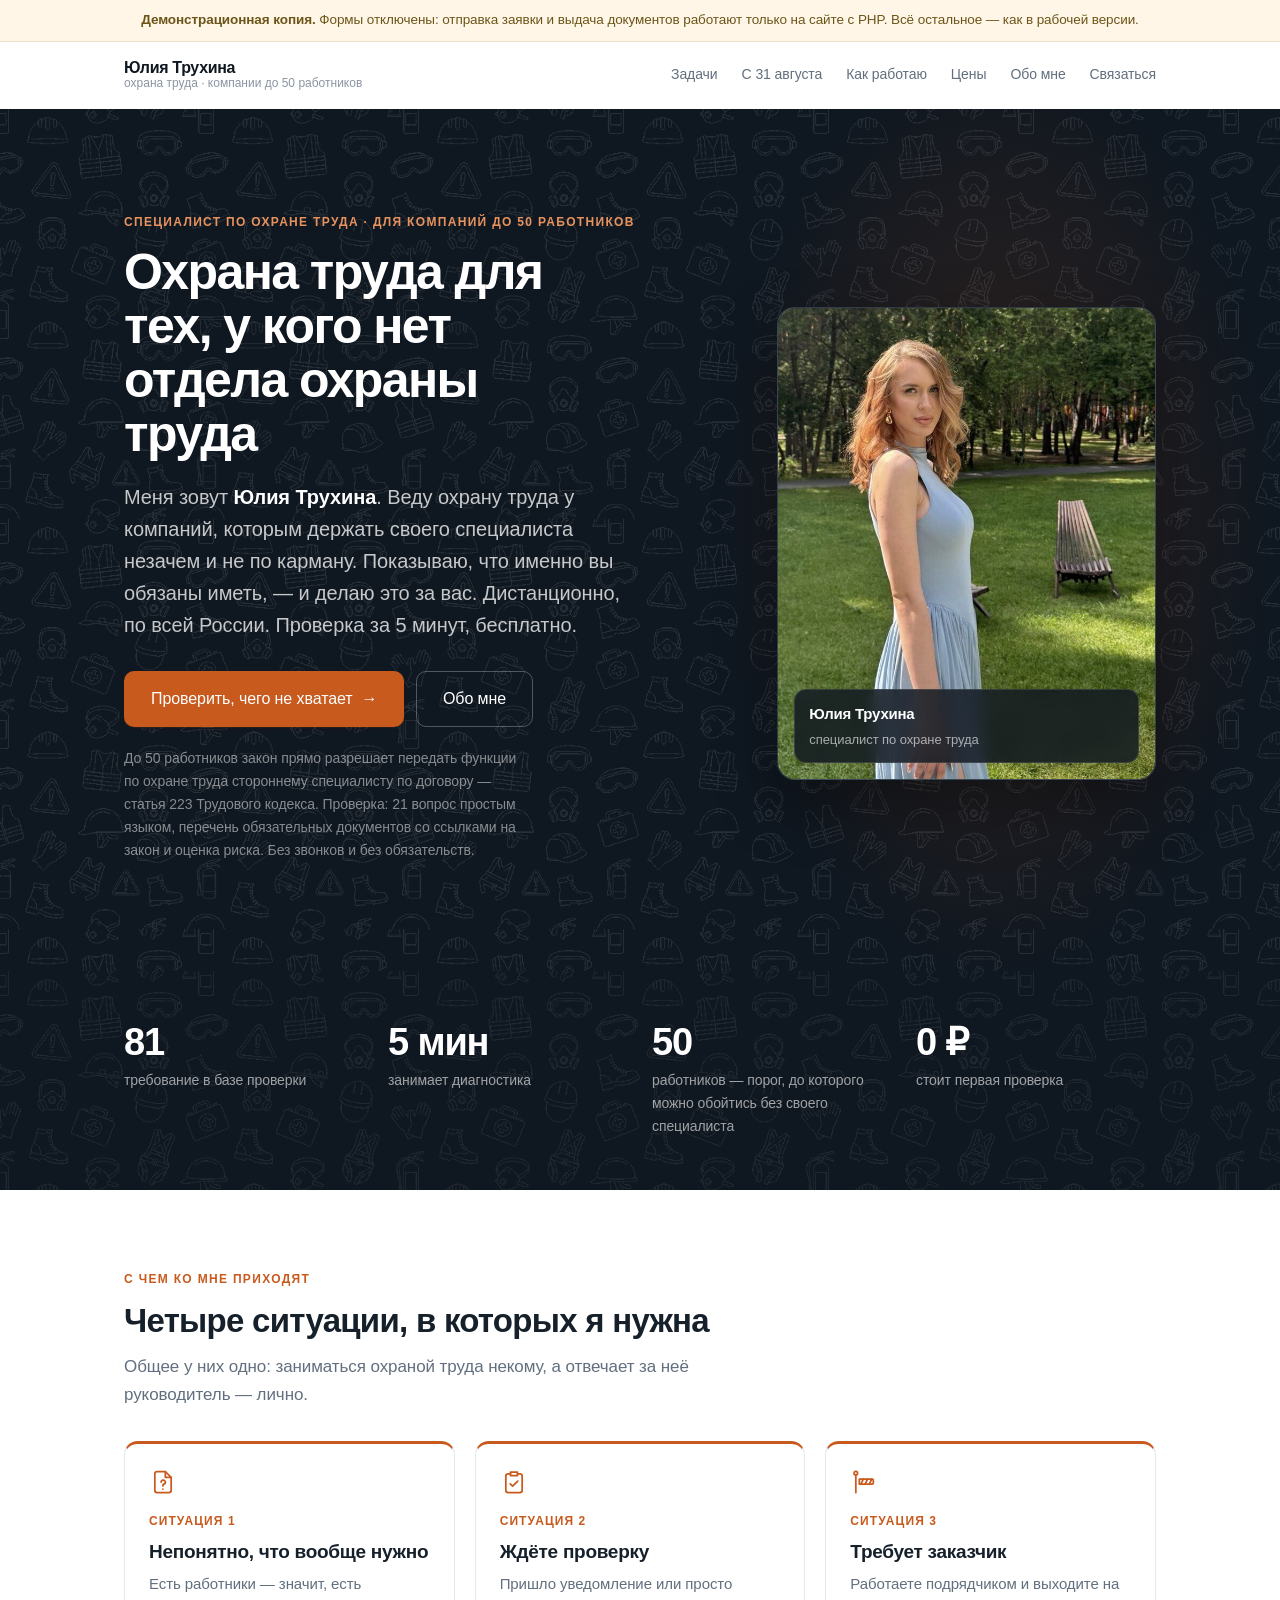
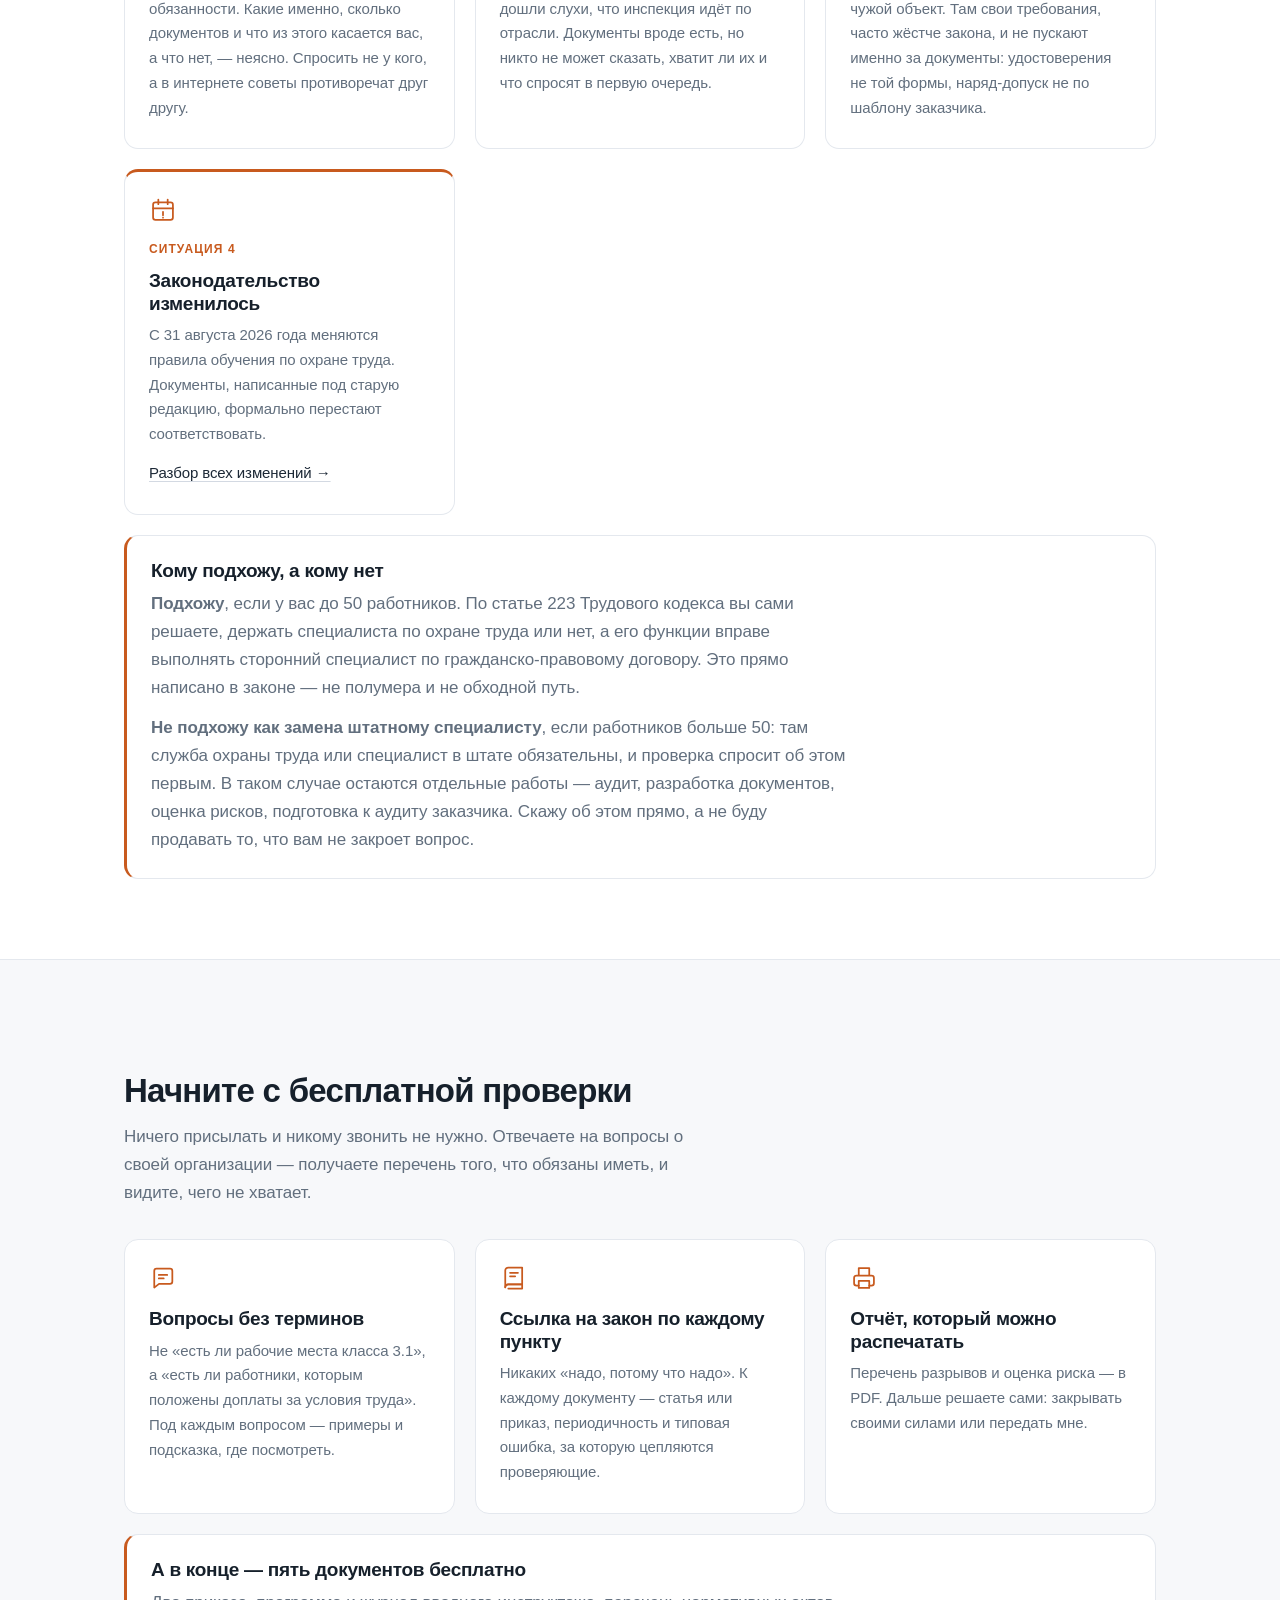
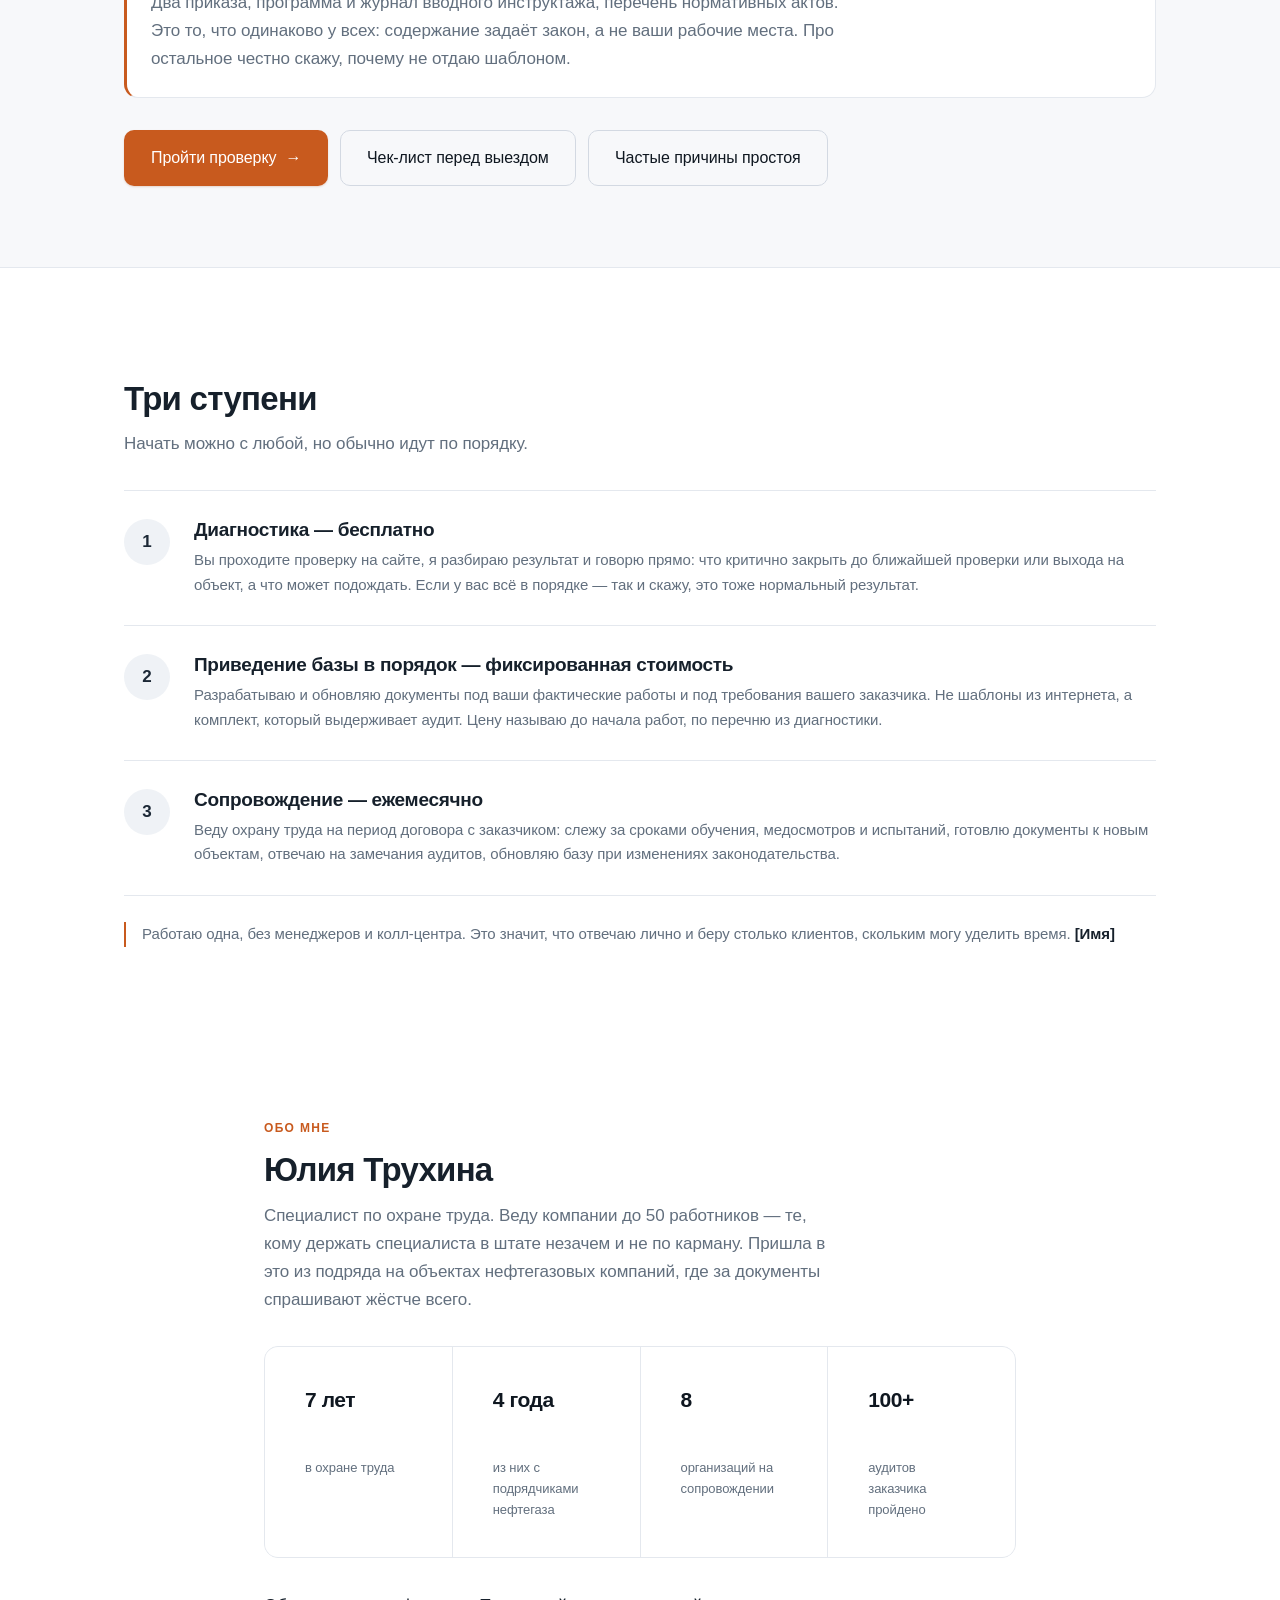
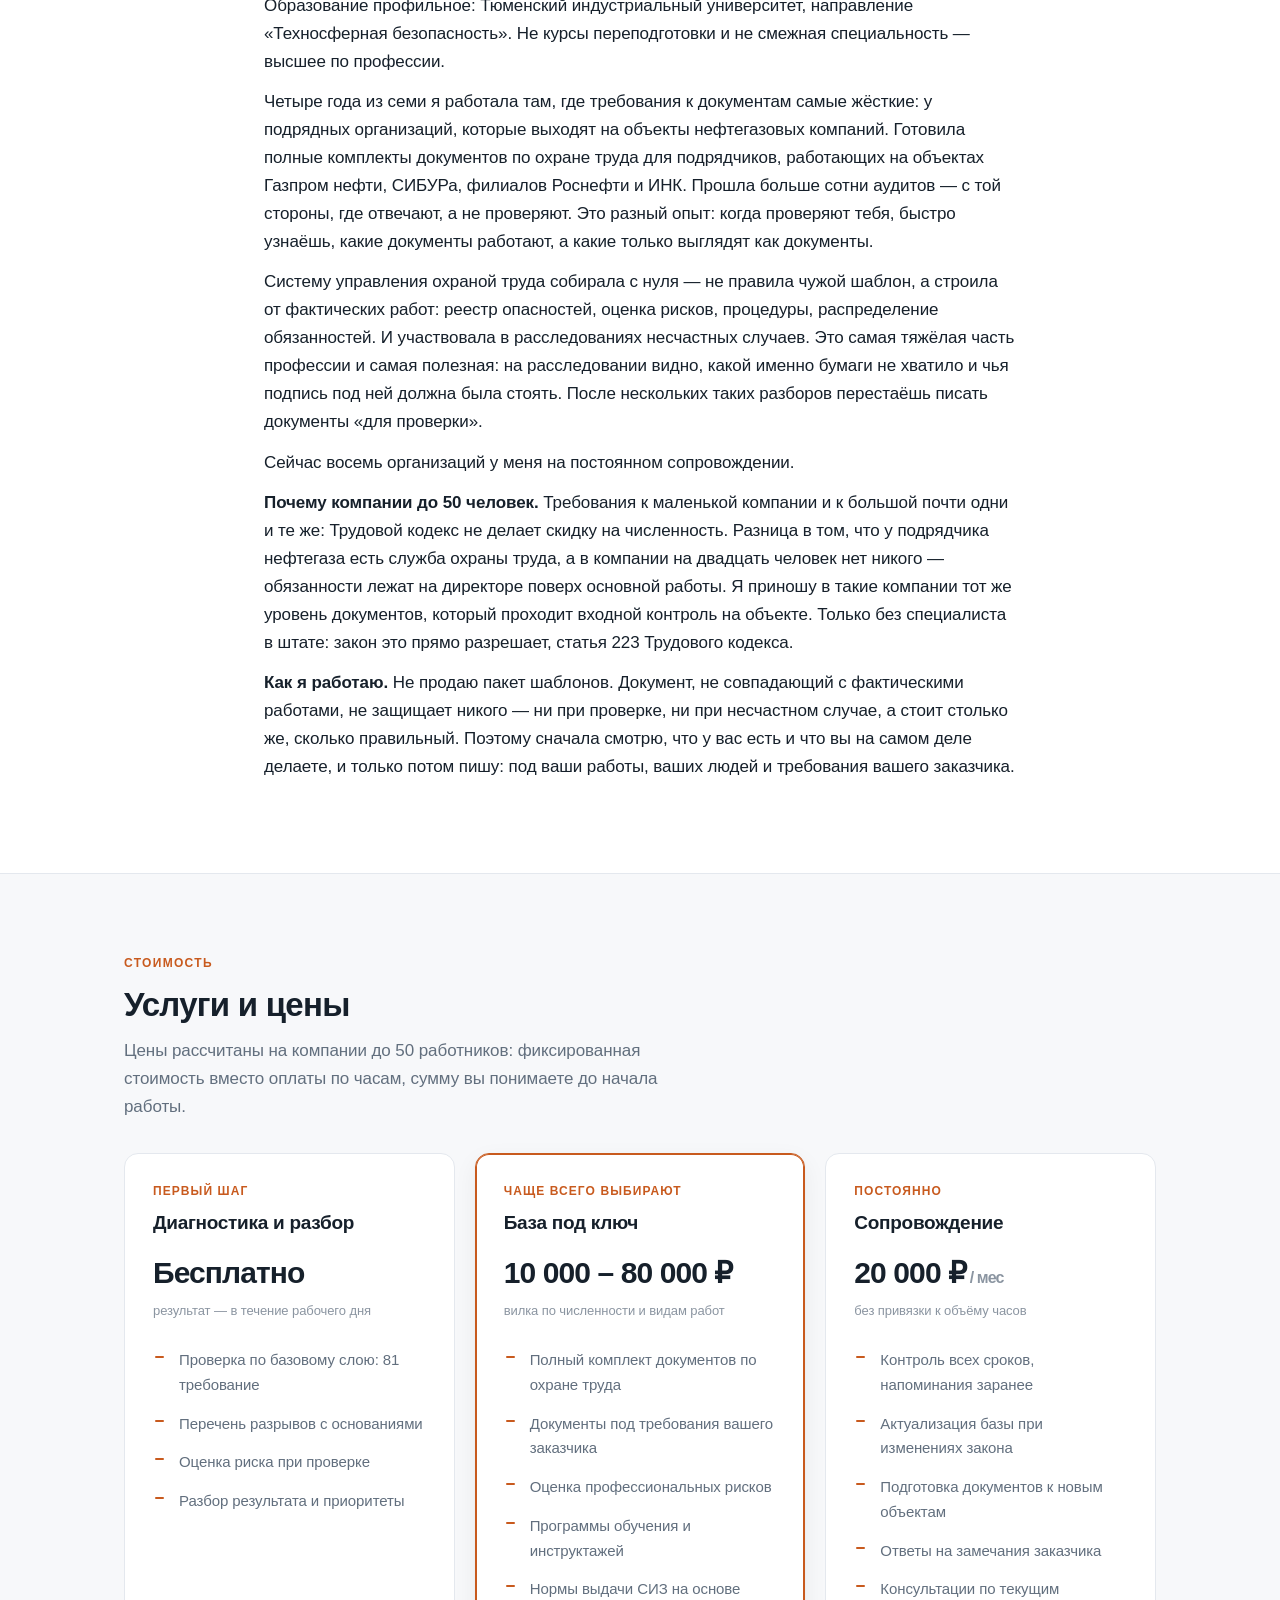
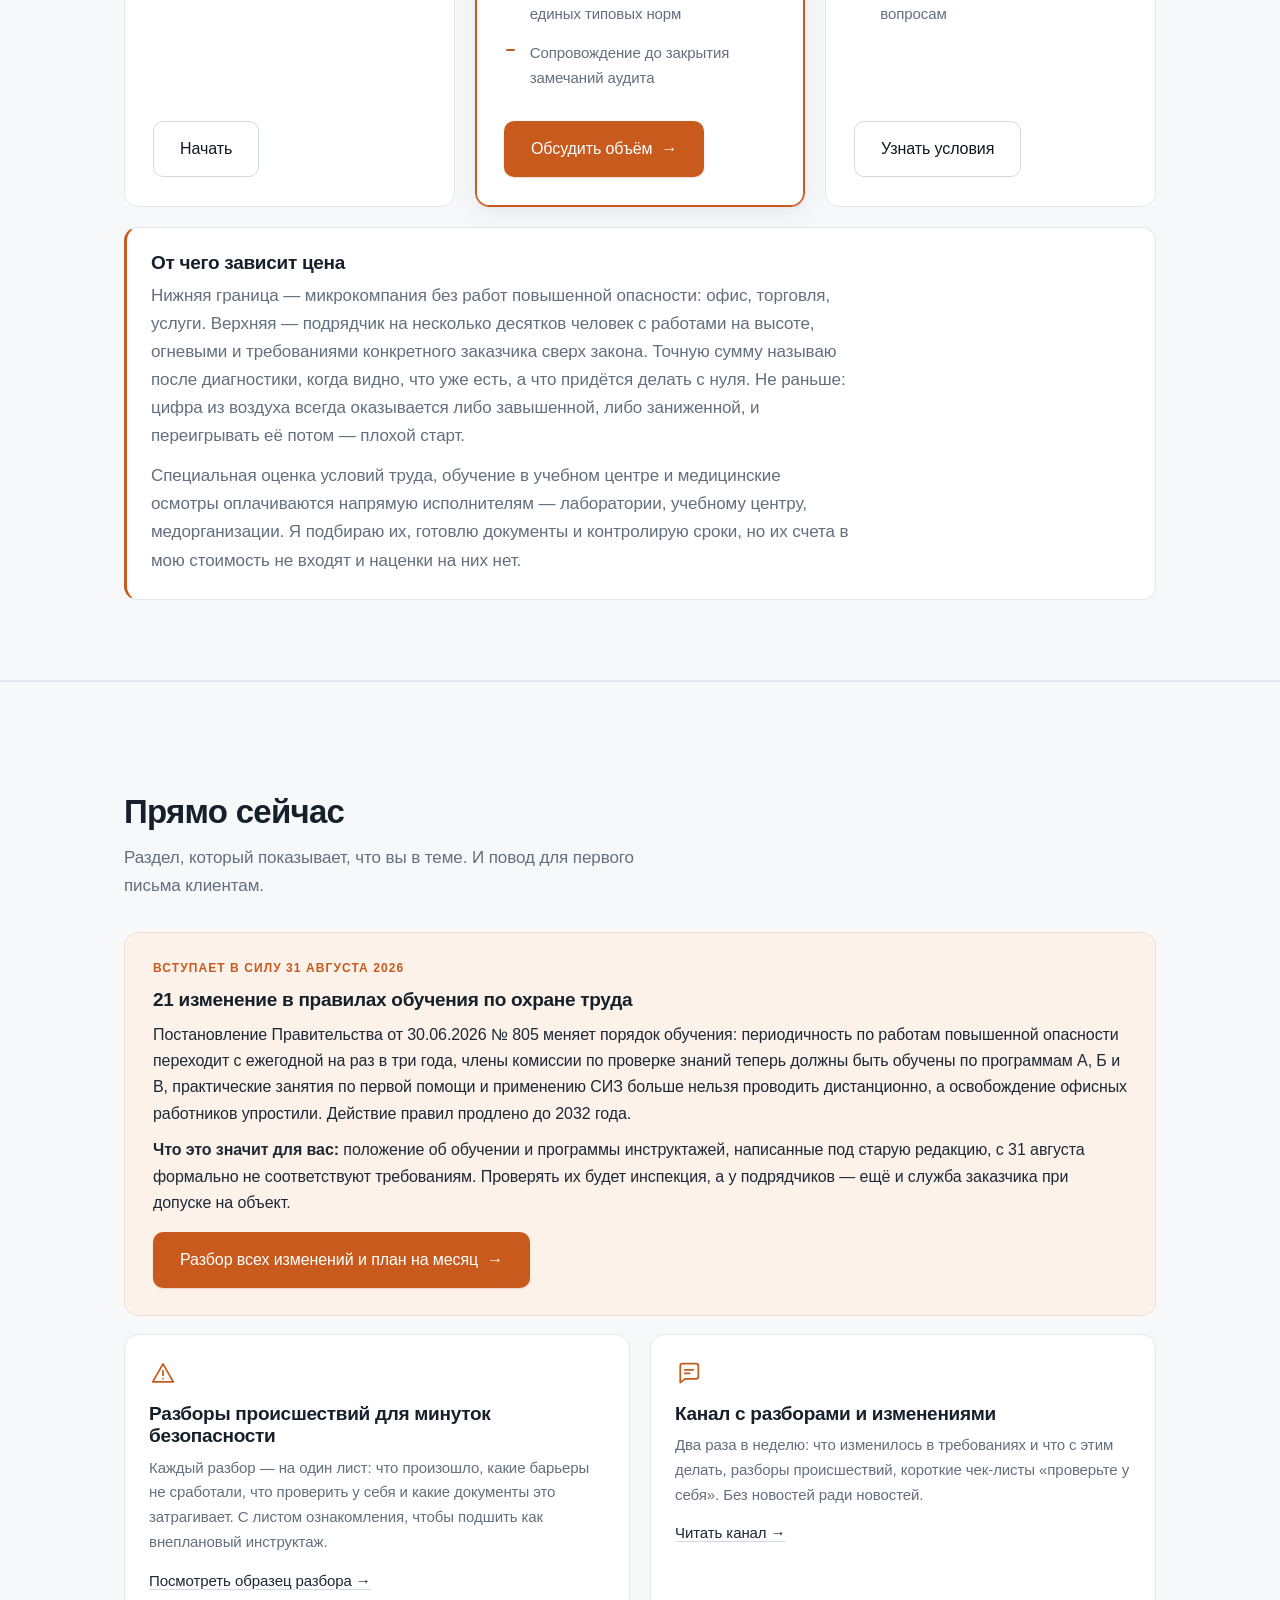
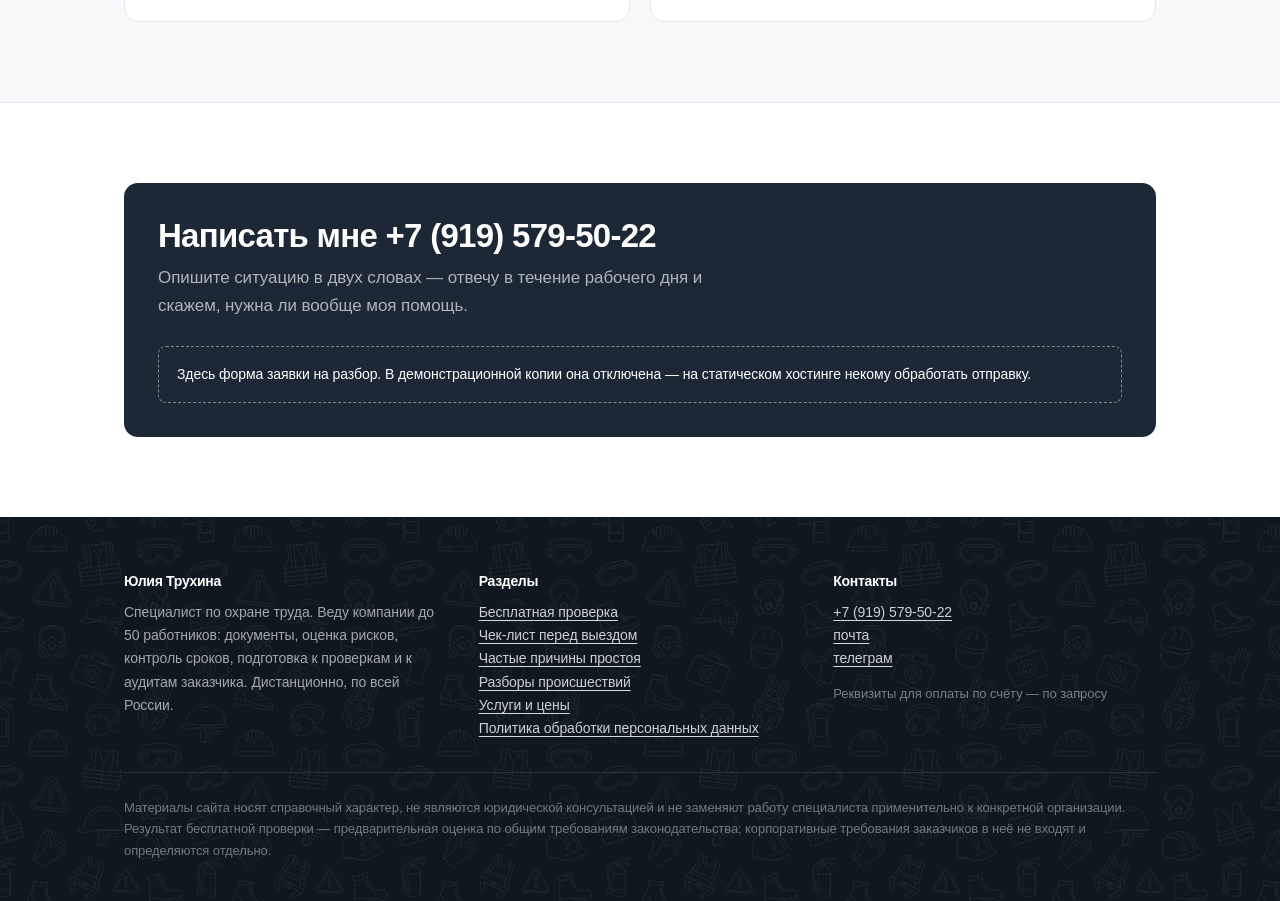
<file: index.html>
<!DOCTYPE html>
<html lang="ru">
<head>
<meta name="robots" content="noindex, nofollow">
<meta charset="utf-8">
<meta name="viewport" content="width=device-width, initial-scale=1">
<title>Охрана труда для тех, у кого нет отдела охраны труда — Юлия Трухина</title>
<meta name="description" content="Юлия Трухина, специалист по охране труда. Веду охрану труда у компаний до 50 работников: документы, сроки, подготовка к аудитам заказчика. Бесплатная проверка за 5 минут, дистанционно по всей России.">
<link rel="stylesheet" href="assets/site.css">
</head>
<body>
<div style="background:#fff6e8;border-bottom:1px solid #f0dfc6;color:#6b5518;font-size:13.5px;line-height:1.55;padding:10px 0;text-align:center"><div style="max-width:1080px;margin:0 auto;padding:0 24px"><b>Демонстрационная копия.</b> Формы отключены: отправка заявки и выдача документов работают только на сайте с PHP. Всё остальное — как в рабочей версии.</div></div>

<svg class="ic-sprite" aria-hidden="true" focusable="false">
  <symbol id="i-vopros" viewBox="0 0 24 24">
    <path d="M14 3H7a2 2 0 0 0-2 2v14a2 2 0 0 0 2 2h10a2 2 0 0 0 2-2V8z"/>
    <path d="M14 3v5h5"/>
    <path d="M10.4 12.1a1.8 1.8 0 1 1 2.4 1.7c-.6.2-.9.7-.9 1.3v.3"/>
    <path d="M11.9 18h.02"/>
  </symbol>
  <symbol id="i-proverka" viewBox="0 0 24 24">
    <path d="M9 3.5h6v3H9z"/>
    <path d="M15 5h2a2 2 0 0 1 2 2v12a2 2 0 0 1-2 2H7a2 2 0 0 1-2-2V7a2 2 0 0 1 2-2h2"/>
    <path d="M8.8 13.6l2 2 4.4-4.4"/>
  </symbol>
  <symbol id="i-kpp" viewBox="0 0 24 24">
    <path d="M5 21V7"/>
    <circle cx="5" cy="4.4" r="1.5"/>
    <path d="M8 9.5h11a1 1 0 0 1 1 1v2.4a1 1 0 0 1-1 1H8z"/>
    <path d="M11.4 9.5l-2 4.4M15 9.5l-2 4.4M18.6 9.5l-2 4.4"/>
  </symbol>
  <symbol id="i-kalendar" viewBox="0 0 24 24">
    <rect x="3.5" y="5.5" width="17" height="15" rx="2"/>
    <path d="M8 3v4M16 3v4M3.5 10.5h17"/>
    <path d="M12 13.5v3M12 18.6h.02"/>
  </symbol>
  <symbol id="i-dialog" viewBox="0 0 24 24">
    <path d="M20 15a2 2 0 0 1-2 2H8.6L4.5 20.2V6a2 2 0 0 1 2-2h11.5a2 2 0 0 1 2 2z"/>
    <path d="M8.4 9.4h7.2M8.4 12.4h4.2"/>
  </symbol>
  <symbol id="i-zakon" viewBox="0 0 24 24">
    <path d="M4.5 5.6A2.6 2.6 0 0 1 7.1 3H19v14.4H7.1a2.6 2.6 0 0 0-2.6 2.6z"/>
    <path d="M4.5 20a2.6 2.6 0 0 1 2.6-2.6H19V21H7.1"/>
    <path d="M8.6 7.6h6.8M8.6 10.6h4.4"/>
  </symbol>
  <symbol id="i-pechat" viewBox="0 0 24 24">
    <path d="M7.5 9.5V3.5h9v6"/>
    <path d="M7.5 18.5h-2a2 2 0 0 1-2-2v-4.6a2 2 0 0 1 2-2h13a2 2 0 0 1 2 2v4.6a2 2 0 0 1-2 2h-2"/>
    <path d="M7.5 14.5h9v6h-9z"/>
  </symbol>
  <symbol id="i-vnimanie" viewBox="0 0 24 24">
    <path d="M12 4.2 20.8 19.6H3.2z"/>
    <path d="M12 10v4M12 16.8h.02"/>
  </symbol>
</svg>

<a class="skip" href="#problem">К содержимому</a>

<header class="hdr">
  <div class="w">
    <a class="brand" href="#top">Юлия Трухина<span>охрана труда · компании до 50 работников</span></a>
    <nav class="nav">
      <a href="#problem">Задачи</a>
      <a href="izmeneniya-2026.html">С 31 августа</a>
      <a href="#how">Как работаю</a>
      <a href="#price">Цены</a>
      <a href="#expert">Обо мне</a>
      <a href="#zayavka">Связаться</a>
    </nav>
  </div>
</header>

<div class="hero" id="top">
  <div class="w">
    <div class="hero-split">
      <div>
        <span class="eyebrow" data-reveal>Специалист по охране труда · для компаний до 50 работников</span>
        <h1 data-reveal style="--d:60ms">Охрана труда для тех, у кого нет отдела охраны труда</h1>
        <p class="lead" data-reveal style="--d:120ms">Меня зовут <b style="color:#fff;font-weight:600">Юлия Трухина</b>.
          Веду охрану труда у компаний, которым держать своего специалиста незачем и не по карману.
          Показываю, что именно вы обязаны иметь, — и делаю это за вас.
          Дистанционно, по всей России. Проверка за 5 минут, бесплатно.</p>
        <div class="cta" data-reveal style="--d:180ms">
          <a class="btn btn-acc" href="diagnostika.html">Проверить, чего не хватает <span class="arw">→</span></a>
          <a class="btn btn-ghost" style="color:#fff;border-color:rgba(255,255,255,.28)" href="#expert">Обо мне</a>
        </div>
        <p class="fine" data-reveal style="--d:240ms">До 50 работников закон прямо разрешает передать
          функции по охране труда стороннему специалисту по договору — статья 223 Трудового кодекса.
          Проверка: 21 вопрос простым языком, перечень обязательных документов со ссылками на закон
          и оценка риска. Без звонков и без обязательств.</p>
      </div>
      <div data-reveal style="--d:140ms">
        <div class="portrait">
          <img src="assets/foto.jpg" width="704" height="880" fetchpriority="high"
               alt="Юлия Трухина, специалист по охране труда">
          <div class="badge">
            <div class="nm">Юлия Трухина</div>
            <div class="rl">специалист по охране труда</div>
          </div>
        </div>
      </div>
    </div>
  </div>
</div>

<section class="tight dark" style="padding-top:52px;padding-bottom:52px">
  <div class="w">
    <div class="figures">
      <div class="fig" data-reveal><div class="v" data-count="81" data-reveal>81</div>
        <div class="k">требование в базе проверки</div></div>
      <div class="fig" data-reveal style="--d:80ms"><div class="v" data-count="5" data-suffix=" мин" data-reveal>5 мин</div>
        <div class="k">занимает диагностика</div></div>
      <div class="fig" data-reveal style="--d:160ms"><div class="v" data-count="50" data-reveal>50</div>
        <div class="k">работников — порог, до которого можно обойтись без своего специалиста</div></div>
      <div class="fig" data-reveal style="--d:240ms"><div class="v">0 ₽</div>
        <div class="k">стоит первая проверка</div></div>
    </div>
  </div>
</section>

<section id="problem">
  <div class="w">
    <span class="eyebrow" data-reveal>С чем ко мне приходят</span>
    <h2 data-reveal>Четыре ситуации, в которых я нужна</h2>
    <p class="sub" data-reveal>Общее у них одно: заниматься охраной труда некому, а отвечает
      за неё руководитель — лично.</p>
    <div class="grid grid-3">
      <div class="card mark" data-reveal>
        <svg class="ic" aria-hidden="true"><use href="#i-vopros"/></svg>
        <span class="num">СИТУАЦИЯ 1</span>
        <h3>Непонятно, что вообще нужно</h3>
        <p>Есть работники — значит, есть обязанности. Какие именно, сколько документов
          и что из этого касается вас, а что нет, — неясно. Спросить не у кого,
          а в интернете советы противоречат друг другу.</p>
      </div>
      <div class="card mark" data-reveal style="--d:90ms">
        <svg class="ic" aria-hidden="true"><use href="#i-proverka"/></svg>
        <span class="num">СИТУАЦИЯ 2</span>
        <h3>Ждёте проверку</h3>
        <p>Пришло уведомление или просто дошли слухи, что инспекция идёт по отрасли.
          Документы вроде есть, но никто не может сказать, хватит ли их
          и что спросят в первую очередь.</p>
      </div>
      <div class="card mark" data-reveal style="--d:180ms">
        <svg class="ic" aria-hidden="true"><use href="#i-kpp"/></svg>
        <span class="num">СИТУАЦИЯ 3</span>
        <h3>Требует заказчик</h3>
        <p>Работаете подрядчиком и выходите на чужой объект. Там свои требования, часто
          жёстче закона, и не пускают именно за документы: удостоверения не той формы,
          наряд-допуск не по шаблону заказчика.</p>
      </div>
      <div class="card mark" data-reveal style="--d:270ms">
        <svg class="ic" aria-hidden="true"><use href="#i-kalendar"/></svg>
        <span class="num">СИТУАЦИЯ 4</span>
        <h3>Законодательство изменилось</h3>
        <p>С 31 августа 2026 года меняются правила обучения по охране труда. Документы,
          написанные под старую редакцию, формально перестают соответствовать.</p>
        <p style="margin-top:14px"><a href="izmeneniya-2026.html">Разбор всех изменений →</a></p>
      </div>
    </div>
    <div class="strip" data-reveal style="--d:340ms">
      <h3>Кому подхожу, а кому нет</h3>
      <p><b>Подхожу</b>, если у вас до 50 работников. По статье 223 Трудового кодекса вы сами
        решаете, держать специалиста по охране труда или нет, а его функции вправе выполнять
        сторонний специалист по гражданско-правовому договору. Это прямо написано в законе —
        не полумера и не обходной путь.</p>
      <p style="margin-top:12px"><b>Не подхожу как замена штатному специалисту</b>, если работников
        больше 50: там служба охраны труда или специалист в штате обязательны, и проверка
        спросит об этом первым. В таком случае остаются отдельные работы — аудит, разработка
        документов, оценка рисков, подготовка к аудиту заказчика. Скажу об этом прямо,
        а не буду продавать то, что вам не закроет вопрос.</p>
    </div>
  </div>
</section>

<section class="alt" id="check">
  <div class="w">
    <span class="eyebrow" data-reveal>Первый шаг</span>
    <h2 data-reveal>Начните с бесплатной проверки</h2>
    <p class="sub" data-reveal>Ничего присылать и никому звонить не нужно. Отвечаете на вопросы
      о своей организации — получаете перечень того, что обязаны иметь, и видите, чего не хватает.</p>
    <div class="grid grid-3">
      <div class="card" data-reveal>
        <svg class="ic" aria-hidden="true"><use href="#i-dialog"/></svg>
        <h3>Вопросы без терминов</h3>
        <p>Не «есть ли рабочие места класса 3.1», а «есть ли работники, которым положены доплаты
          за условия труда». Под каждым вопросом — примеры и подсказка, где посмотреть.</p>
      </div>
      <div class="card" data-reveal style="--d:90ms">
        <svg class="ic" aria-hidden="true"><use href="#i-zakon"/></svg>
        <h3>Ссылка на закон по каждому пункту</h3>
        <p>Никаких «надо, потому что надо». К каждому документу — статья или приказ, периодичность
          и типовая ошибка, за которую цепляются проверяющие.</p>
      </div>
      <div class="card" data-reveal style="--d:180ms">
        <svg class="ic" aria-hidden="true"><use href="#i-pechat"/></svg>
        <h3>Отчёт, который можно распечатать</h3>
        <p>Перечень разрывов и оценка риска — в PDF. Дальше решаете сами: закрывать своими силами
          или передать мне.</p>
      </div>
    </div>
    <div class="strip" data-reveal style="--d:270ms">
      <div>
        <h3>А в конце — пять документов бесплатно</h3>
        <p>Два приказа, программа и журнал вводного инструктажа, перечень нормативных актов.
          Это то, что одинаково у всех: содержание задаёт закон, а не ваши рабочие места.
          Про остальное честно скажу, почему не отдаю шаблоном.</p>
      </div>
    </div>
    <div style="margin-top:32px;display:flex;gap:12px;flex-wrap:wrap" data-reveal>
      <a class="btn btn-acc" href="diagnostika.html">Пройти проверку <span class="arw">→</span></a>
      <a class="btn btn-ghost" href="checklist_vyezd.html">Чек-лист перед выездом</a>
      <a class="btn btn-ghost" href="nedopusk.html">Частые причины простоя</a>
    </div>
  </div>
</section>

<section id="how">
  <div class="w">
    <span class="eyebrow" data-reveal>Порядок работы</span>
    <h2 data-reveal>Три ступени</h2>
    <p class="sub" data-reveal>Начать можно с любой, но обычно идут по порядку.</p>
    <div class="steps">
      <div class="step" data-reveal>
        <div class="n">1</div>
        <div>
          <h3>Диагностика — бесплатно</h3>
          <p>Вы проходите проверку на сайте, я разбираю результат и говорю прямо: что критично
            закрыть до ближайшей проверки или выхода на объект, а что может подождать.
            Если у вас всё в порядке — так и скажу, это тоже нормальный результат.</p>
        </div>
      </div>
      <div class="step" data-reveal style="--d:80ms">
        <div class="n">2</div>
        <div>
          <h3>Приведение базы в порядок — фиксированная стоимость</h3>
          <p>Разрабатываю и обновляю документы под ваши фактические работы и под требования
            вашего заказчика. Не шаблоны из интернета, а комплект, который выдерживает аудит.
            Цену называю до начала работ, по перечню из диагностики.</p>
        </div>
      </div>
      <div class="step" data-reveal style="--d:160ms">
        <div class="n">3</div>
        <div>
          <h3>Сопровождение — ежемесячно</h3>
          <p>Веду охрану труда на период договора с заказчиком: слежу за сроками обучения,
            медосмотров и испытаний, готовлю документы к новым объектам, отвечаю на замечания
            аудитов, обновляю базу при изменениях законодательства.</p>
        </div>
      </div>
      <p class="signature" data-reveal style="--d:220ms">
        Работаю одна, без менеджеров и колл-центра. Это значит, что отвечаю лично и беру
        столько клиентов, скольким могу уделить время. <b>[Имя]</b>
      </p>
    </div>
  </div>
</section>

<section id="expert">
  <div class="w-narrow">
    <span class="eyebrow" data-reveal>Обо мне</span>
    <h2 data-reveal>Юлия Трухина</h2>
    <p class="sub" data-reveal>Специалист по охране труда. Веду компании до 50 работников —
      те, кому держать специалиста в штате незачем и не по карману. Пришла в это из подряда
      на объектах нефтегазовых компаний, где за документы спрашивают жёстче всего.</p>

    <div class="facts" data-reveal>
      <div><div class="v" data-count="7" data-suffix=" лет" data-reveal>7 лет</div><div class="k">в охране труда</div></div>
      <div><div class="v" data-count="4" data-suffix=" года" data-reveal>4 года</div><div class="k">из них с подрядчиками нефтегаза</div></div>
      <div><div class="v" data-count="8" data-reveal>8</div><div class="k">организаций на сопровождении</div></div>
      <div><div class="v" data-count="100" data-suffix="+" data-reveal>100+</div><div class="k">аудитов заказчика пройдено</div></div>
    </div>

    <div style="margin-top:34px" data-reveal>
      <p>Образование профильное: Тюменский индустриальный университет, направление
        «Техносферная безопасность». Не курсы переподготовки и не смежная специальность —
        высшее по профессии.</p>

      <p>Четыре года из семи я работала там, где требования к документам самые жёсткие:
        у подрядных организаций, которые выходят на объекты нефтегазовых компаний. Готовила
        полные комплекты документов по охране труда для подрядчиков, работающих на объектах
        Газпром нефти, СИБУРа, филиалов Роснефти и ИНК. Прошла больше сотни аудитов —
        с той стороны, где отвечают, а не проверяют. Это разный опыт: когда проверяют тебя,
        быстро узнаёшь, какие документы работают, а какие только выглядят как документы.</p>

      <p>Систему управления охраной труда собирала с нуля — не правила чужой шаблон, а строила
        от фактических работ: реестр опасностей, оценка рисков, процедуры, распределение
        обязанностей. И участвовала в расследованиях несчастных случаев. Это самая тяжёлая часть
        профессии и самая полезная: на расследовании видно, какой именно бумаги не хватило
        и чья подпись под ней должна была стоять. После нескольких таких разборов перестаёшь
        писать документы «для проверки».</p>

      <p>Сейчас восемь организаций у меня на постоянном сопровождении.</p>

      <p><b>Почему компании до 50 человек.</b> Требования к маленькой компании и к большой
        почти одни и те же: Трудовой кодекс не делает скидку на численность. Разница в том,
        что у подрядчика нефтегаза есть служба охраны труда, а в компании на двадцать человек
        нет никого — обязанности лежат на директоре поверх основной работы. Я приношу в такие
        компании тот же уровень документов, который проходит входной контроль на объекте.
        Только без специалиста в штате: закон это прямо разрешает, статья 223 Трудового кодекса.</p>

      <p><b>Как я работаю.</b> Не продаю пакет шаблонов. Документ, не совпадающий с фактическими
        работами, не защищает никого — ни при проверке, ни при несчастном случае, а стоит столько же,
        сколько правильный. Поэтому сначала смотрю, что у вас есть и что вы на самом деле делаете,
        и только потом пишу: под ваши работы, ваших людей и требования вашего заказчика.</p>
    </div>
  </div>
</section>

<section class="alt" id="price">
  <div class="w">
    <span class="eyebrow" data-reveal>Стоимость</span>
    <h2 data-reveal>Услуги и цены</h2>
    <p class="sub" data-reveal>Цены рассчитаны на компании до 50 работников: фиксированная
      стоимость вместо оплаты по часам, сумму вы понимаете до начала работы.</p>
    <div class="plans">
      <div class="plan" data-reveal>
        <div class="tag">Первый шаг</div>
        <h3>Диагностика и разбор</h3>
        <div class="price">Бесплатно</div>
        <div class="per">результат — в течение рабочего дня</div>
        <ul>
          <li>Проверка по базовому слою: 81 требование</li>
          <li>Перечень разрывов с основаниями</li>
          <li>Оценка риска при проверке</li>
          <li>Разбор результата и приоритеты</li>
        </ul>
        <div class="go"><a class="btn btn-ghost" href="diagnostika.html">Начать</a></div>
      </div>
      <div class="plan best" data-reveal style="--d:90ms">
        <div class="tag">Чаще всего выбирают</div>
        <h3>База под ключ</h3>
        <div class="price">10 000 – 80 000 ₽</div>
        <div class="per">вилка по численности и видам работ</div>
        <ul>
          <li>Полный комплект документов по охране труда</li>
          <li>Документы под требования вашего заказчика</li>
          <li>Оценка профессиональных рисков</li>
          <li>Программы обучения и инструктажей</li>
          <li>Нормы выдачи СИЗ на основе единых типовых норм</li>
          <li>Сопровождение до закрытия замечаний аудита</li>
        </ul>
        <div class="go"><a class="btn btn-acc" href="#zayavka">Обсудить объём <span class="arw">→</span></a></div>
      </div>
      <div class="plan" data-reveal style="--d:180ms">
        <div class="tag">Постоянно</div>
        <h3>Сопровождение</h3>
        <div class="price">20 000 ₽<span style="font-size:16px;color:var(--muted-2)"> / мес</span></div>
        <div class="per">без привязки к объёму часов</div>
        <ul>
          <li>Контроль всех сроков, напоминания заранее</li>
          <li>Актуализация базы при изменениях закона</li>
          <li>Подготовка документов к новым объектам</li>
          <li>Ответы на замечания заказчика</li>
          <li>Консультации по текущим вопросам</li>
        </ul>
        <div class="go"><a class="btn btn-ghost" href="#zayavka">Узнать условия</a></div>
      </div>
    </div>

    <div class="strip" data-reveal>
      <h3>От чего зависит цена</h3>
      <p>Нижняя граница — микрокомпания без работ повышенной опасности: офис, торговля, услуги.
        Верхняя — подрядчик на несколько десятков человек с работами на высоте, огневыми
        и требованиями конкретного заказчика сверх закона. Точную сумму называю после диагностики,
        когда видно, что уже есть, а что придётся делать с нуля. Не раньше: цифра из воздуха
        всегда оказывается либо завышенной, либо заниженной, и переигрывать её потом — плохой старт.</p>
      <p style="margin-top:12px">Специальная оценка условий труда, обучение в учебном центре
        и медицинские осмотры оплачиваются напрямую исполнителям — лаборатории, учебному центру,
        медорганизации. Я подбираю их, готовлю документы и контролирую сроки, но их счета
        в мою стоимость не входят и наценки на них нет.</p>
    </div>
  </div>
</section>


<section class="alt" id="news">
  <div class="w">
    <span class="eyebrow" data-reveal>Что меняется</span>
    <h2 data-reveal>Прямо сейчас</h2>
    <p class="sub" data-reveal>Раздел, который показывает, что вы в теме. И повод для первого письма клиентам.</p>

    <div class="callout" data-reveal>
      <div class="when">Вступает в силу 31 августа 2026</div>
      <h3 style="margin-bottom:10px">21 изменение в правилах обучения по охране труда</h3>
      <p>Постановление Правительства от 30.06.2026 № 805 меняет порядок обучения: периодичность
        по работам повышенной опасности переходит с ежегодной на раз в три года, члены комиссии
        по проверке знаний теперь должны быть обучены по программам А, Б и В, практические занятия
        по первой помощи и применению СИЗ больше нельзя проводить дистанционно, а освобождение
        офисных работников упростили. Действие правил продлено до 2032 года.</p>
      <p><b>Что это значит для вас:</b> положение об обучении и программы инструктажей, написанные под старую редакцию, с 31 августа формально не соответствуют требованиям. Проверять их будет инспекция, а у подрядчиков — ещё и служба заказчика при допуске на объект.</p>
      <p style="margin-top:16px"><a class="btn btn-acc" href="izmeneniya-2026.html">Разбор всех изменений и план на месяц <span class="arw">→</span></a></p>
    </div>

    <div class="grid grid-2" style="margin-top:18px">
      <div class="card" data-reveal>
        <svg class="ic" aria-hidden="true"><use href="#i-vnimanie"/></svg>
        <h3>Разборы происшествий для минуток безопасности</h3>
        <p>Каждый разбор — на один лист: что произошло, какие барьеры не сработали, что проверить
          у себя и какие документы это затрагивает. С листом ознакомления, чтобы подшить
          как внеплановый инструктаж.</p>
        <p style="margin-top:14px"><a href="razbor_proisshestviya.html">Посмотреть образец разбора →</a></p>
      </div>
      <div class="card" data-reveal style="--d:90ms">
        <svg class="ic" aria-hidden="true"><use href="#i-dialog"/></svg>
        <h3>Канал с разборами и изменениями</h3>
        <p>Два раза в неделю: что изменилось в требованиях и что с этим делать, разборы
          происшествий, короткие чек-листы «проверьте у себя». Без новостей ради новостей.</p>
        <!-- Заполнить: подставить адрес канала в href, иначе ссылка ведёт в никуда -->
        <p style="margin-top:14px"><a href="#">Читать канал →</a></p>
      </div>
    </div>
  </div>
</section>

<section id="zayavka">
  <div class="w">
    <div class="form" data-reveal>
      <h2>Написать мне  +7 (919) 579-50-22 </h2>
      <p class="sub">Опишите ситуацию в двух словах — отвечу в течение рабочего дня и скажем,
        нужна ли вообще моя помощь.</p>
      <div style="border:1px dashed rgba(255,255,255,.45);border-radius:8px;padding:16px 18px;font-size:14px;line-height:1.6">Здесь форма заявки на разбор. В демонстрационной копии она отключена — на статическом хостинге некому обработать отправку.</div>
    </div>

  </div>
</section>

<footer>
  <div class="w">
    <div class="cols">
      <div>
        <h4>Юлия Трухина</h4>
        Специалист по охране труда. Веду компании до 50 работников: документы, оценка рисков,
        контроль сроков, подготовка к проверкам и к аудитам заказчика.
        Дистанционно, по всей России.
      </div>
      <div>
        <h4>Разделы</h4>
        <a href="diagnostika.html">Бесплатная проверка</a><br>
        <a href="checklist_vyezd.html">Чек-лист перед выездом</a><br>
        <a href="nedopusk.html">Частые причины простоя</a><br>
        <a href="razbor_proisshestviya.html">Разборы происшествий</a><br>
        <a href="#price">Услуги и цены</a><br>
        <a href="politika.html">Политика обработки персональных данных</a>
      </div>
      <div>
        <h4>Контакты</h4>
        <!-- Заполнить: телефон, почта, мессенджер. Ниже — форма и реквизиты
             (самозанятость, ИП или ООО): без них подрядчик не проведёт оплату
             через бухгалтерию, а это отсеивает как раз платящих клиентов. -->
        <a href="tel:">+7 (919) 579-50-22</a><br>
        <a href="mailto:">почта</a><br>
        <a href="https://t.me/">телеграм</a>
        <div style="margin-top:12px;font-size:var(--fs-2);color:rgba(255,255,255,.45)">
          Реквизиты для оплаты по счёту — по запросу
        </div>
      </div>
    </div>
    <div class="fine">
      Материалы сайта носят справочный характер, не являются юридической консультацией и не заменяют
      работу специалиста применительно к конкретной организации. Результат бесплатной проверки —
      предварительная оценка по общим требованиям законодательства; корпоративные требования
      заказчиков в неё не входят и определяются отдельно.
    </div>
  </div>
</footer>

<script src="assets/site.js"></script>
<script>
document.getElementById('ts').value = Math.floor(Date.now() / 1000);

async function sendForm(e){
  e.preventDefault();
  const form = document.getElementById('zform');
  const btn  = document.getElementById('zbtn');
  const m    = document.getElementById('fmsg');
  m.style.display = 'block';
  m.textContent = 'Отправляем…';
  btn.disabled = true;

  try {
    const r = await Promise.reject(new Error('демонстрационная копия: отправка отключена'));
    let d;
    try { d = await r.json(); }
    catch(err){
      m.textContent = 'Сервер ответил не так, как ожидалось. Похоже, страница открыта как файл, '
        + 'без веб-сервера — тогда PHP не работает. Откройте сайт через локальный сервер.';
      btn.disabled = false;
      return false;
    }
    m.textContent = '';
    const b = document.createElement('b');
    b.textContent = d.ok ? 'Готово. ' : 'Не отправлено. ';
    m.appendChild(b);
    m.appendChild(document.createTextNode(d.msg || ''));
    if (d.ok) { form.reset(); document.getElementById('ts').value = Math.floor(Date.now()/1000); }
  } catch(err){
    m.textContent = 'Не удалось связаться с сервером. Проверьте, запущен ли веб-сервер.';
  }
  btn.disabled = false;
  return false;
}
</script>
</body>
</html>
</file>
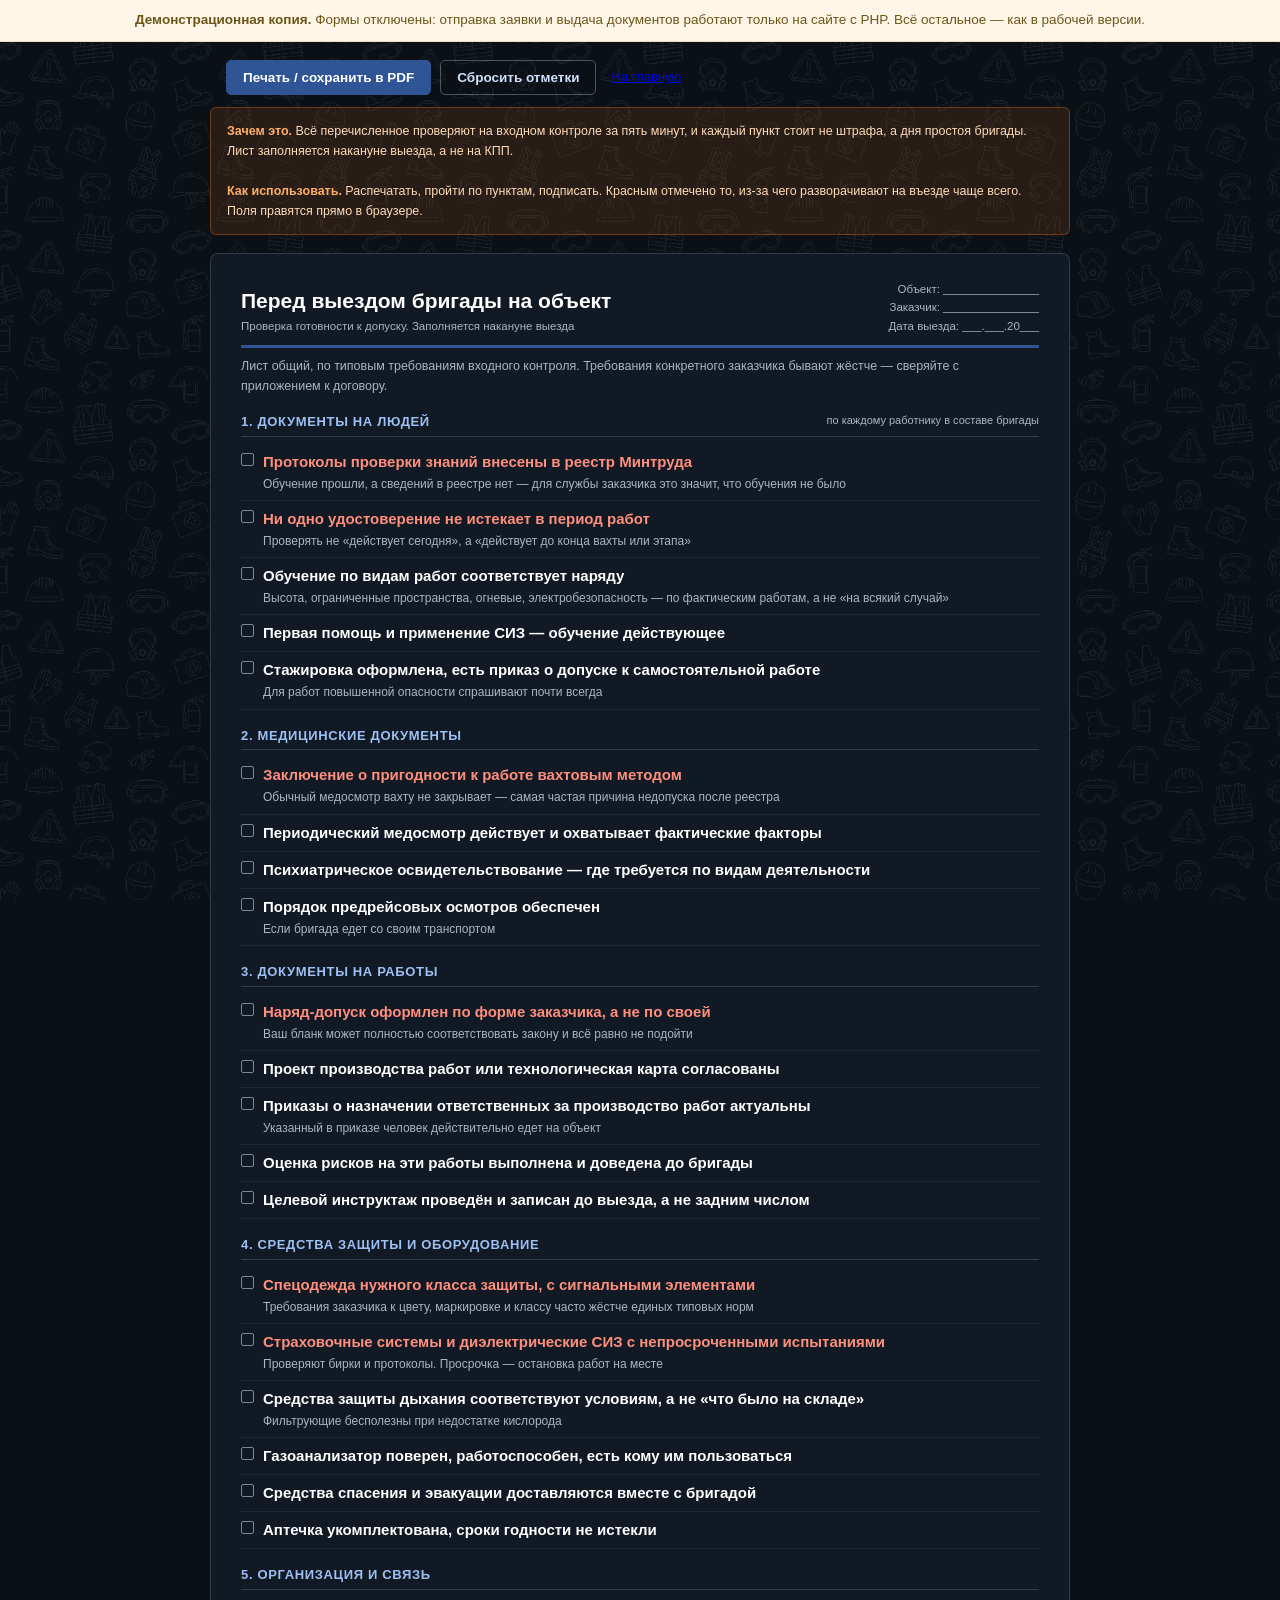
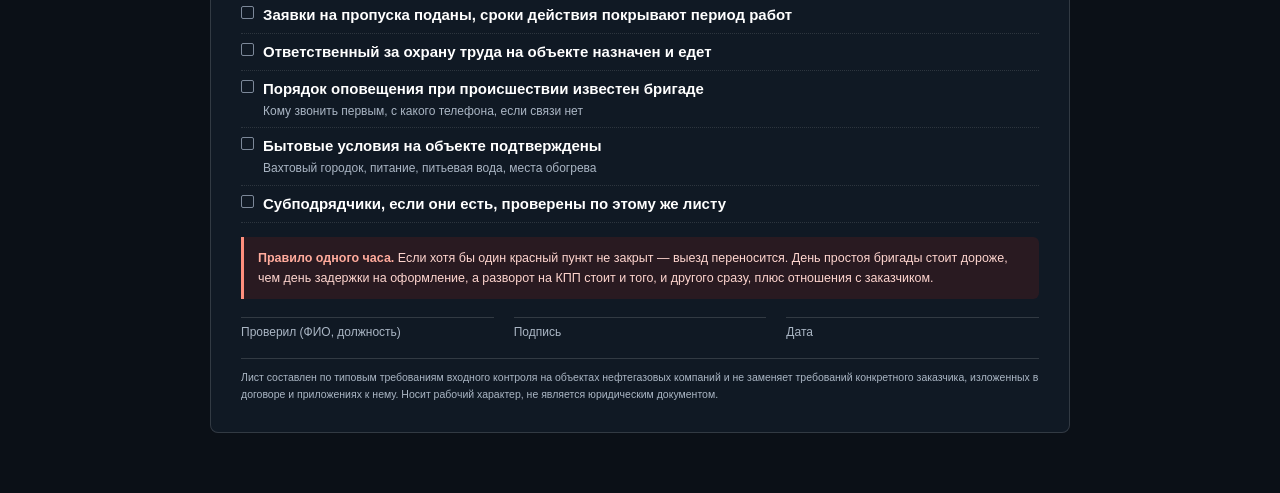
<file: checklist_vyezd.html>
<!DOCTYPE html>
<html lang="ru">
<head>
<meta name="robots" content="noindex, nofollow">
<meta charset="utf-8">
<meta name="viewport" content="width=device-width, initial-scale=1">
<title>Чек-лист перед выездом бригады на объект</title>
<style>
/* Страница живёт в двух видах: тёмная на экране и белая на бумаге.
   Поэтому цвета заданы дважды — второй раз в блоке @media print.
   Экранные значения светлые: на тёмной подложке тёмно-синий заголовок
   и светло-розовая плашка примечания были почти не видны. */
:root{
  --navy:#1f3864;          /* для печати */
  --blue:#2f5597;
  --head:#9dc0f2;          /* заголовки на тёмном */
  --line:rgba(255,255,255,.14);
  --muted:#aab6c4;
  --red:#ff8f7d;
  --bg:#0b1017;
  --card:rgba(18,27,38,.92);
}
*{box-sizing:border-box}

body{margin:0;font-family:'Plus Jakarta Sans',-apple-system,BlinkMacSystemFont,'Segoe UI',Arial,sans-serif;
  color:#fff;background:var(--bg);font-size:15px;line-height:1.6;position:relative;min-height:100vh}
/* фактура — та же, что на сайте. z-index:-1 уводит её под содержимое,
   при печати выключается вместе с тёмным фоном */
body::before{content:'';position:fixed;inset:0;z-index:-1;
  background:url(assets/pattern.png) repeat;background-size:760px 760px;
  opacity:.07;pointer-events:none}

.bar{max-width:860px;margin:0 auto;padding:18px 16px 0;display:flex;gap:9px;flex-wrap:wrap}
button{font-family:inherit;font-size:13.5px;padding:9px 16px;border-radius:5px;cursor:pointer;
  border:1px solid var(--blue);background:var(--blue);color:#fff;font-weight:600}
button.sec{background:transparent;color:#cfe0fb;border-color:rgba(255,255,255,.28)}
button:hover{opacity:.9}
button:focus-visible{outline:2px solid #9dc0f2;outline-offset:2px}

.tip{max-width:860px;margin:12px auto 0;padding:13px 16px;
  background:rgba(249,115,22,.12);border:1px solid rgba(249,115,22,.35);
  border-radius:6px;font-size:12.5px;color:#ffdcb8}
.tip b{color:#ffb066}

.page{max-width:860px;margin:18px auto 60px;background:var(--card);backdrop-filter:blur(14px);
  border:1px solid var(--line);padding:26px 30px 30px;border-radius:8px}

.hd{border-bottom:3px solid #2f5597;padding-bottom:10px;margin-bottom:6px;
  display:flex;justify-content:space-between;align-items:flex-end;gap:16px}
.hd .t{font-size:21px;font-weight:700;color:#fff;line-height:1.2}
.hd .s{font-size:11.5px;color:var(--muted);margin-top:4px}
.hd .meta{font-size:11.5px;color:var(--muted);text-align:right;white-space:nowrap}

.lead{font-size:12.5px;color:var(--muted);margin:8px 0 14px}

h2{font-size:13px;text-transform:uppercase;letter-spacing:.05em;color:var(--head);
  margin:16px 0 7px;padding-bottom:3px;border-bottom:1px solid var(--line)}
h2 span{float:right;text-transform:none;letter-spacing:0;font-weight:400;color:var(--muted);font-size:11px}

.row{display:flex;gap:9px;padding:6px 0;border-bottom:1px dotted rgba(255,255,255,.12);align-items:flex-start}
.row:last-child{border-bottom:none}
.box{flex:0 0 13px;height:13px;border:1.5px solid #7c8899;margin-top:3px;border-radius:2px}
.row .b{flex:1}
.row .n{font-weight:600}
.row .w{display:block;font-size:12px;color:var(--muted);margin-top:1px}
.row.stop .n{color:var(--red)}

.note{background:rgba(176,36,24,.16);border-left:3px solid var(--red);border-radius:0 6px 6px 0;
  padding:11px 14px;font-size:12.5px;color:#ffd6cf;margin:14px 0 0}
.note b{color:#ffab9c}

.sign{display:flex;gap:20px;margin-top:18px;font-size:12px;color:var(--muted)}
.sign div{flex:1;border-top:1px solid var(--line);padding-top:5px}
.ft{margin-top:16px;padding-top:10px;border-top:1px solid var(--line);font-size:10.5px;color:var(--muted)}

/* поля для заполнения: подсветка светлая, поэтому и текст в ней тёмный,
   иначе на экране получается белое по белому */
[contenteditable]:hover{background:rgba(255,255,255,.07);border-radius:3px}
[contenteditable]:focus{background:rgba(255,255,255,.1);outline:none;
  box-shadow:inset 0 0 0 1px #7aa5e8;border-radius:3px}

@media print{
  @page{size:A4;margin:11mm}
  /* на бумаге всё наоборот: белый лист и тёмный текст */
  body{background:#fff;color:#111;font-size:10pt;line-height:1.35}
  body::before{display:none}
  .bar,.tip,.noprint{display:none!important}
  .page{margin:0;border:none;box-shadow:none;padding:0;max-width:none;
    background:#fff;backdrop-filter:none;border-radius:0}
  .hd{border-bottom-color:var(--navy)}
  .hd .t{font-size:15pt;color:var(--navy)}
  .hd .s,.hd .meta,.lead,.row .w,.sign,.ft,h2 span{color:#4a5563}
  h2{margin:9px 0 4px;font-size:10pt;color:var(--navy);border-bottom-color:#c9d3e6}
  .row{border-bottom-color:#e2e7f0}
  .box{border-color:#5a6472}
  .sign div,.ft{border-top-color:#c9d3e6}
  .note{background:#fdeeec;color:#5a2018;border-left-color:#b02418}
  .note b{color:#b02418}
  .row.stop .n{color:#b02418}
  [contenteditable]:hover,[contenteditable]:focus{background:transparent;box-shadow:none}
}
</style>
</head>
<body>
<div style="background:#fff6e8;border-bottom:1px solid #f0dfc6;color:#6b5518;font-size:13.5px;line-height:1.55;padding:10px 0;text-align:center"><div style="max-width:1080px;margin:0 auto;padding:0 24px"><b>Демонстрационная копия.</b> Формы отключены: отправка заявки и выдача документов работают только на сайте с PHP. Всё остальное — как в рабочей версии.</div></div>

<div class="bar noprint">
  <button onclick="window.print()">Печать / сохранить в PDF</button>
  <button class="sec" onclick="location.reload()">Сбросить отметки</button>
  <a href="index.html" style="align-self:center;font-size:13px;margin-left:6px">На главную</a>
</div>

<div class="tip noprint">
  <b>Зачем это.</b> Всё перечисленное проверяют на входном контроле за пять минут, и каждый пункт
  стоит не штрафа, а дня простоя бригады. Лист заполняется накануне выезда, а не на КПП.
  <br><br>
  <b>Как использовать.</b> Распечатать, пройти по пунктам, подписать. Красным отмечено то,
  из-за чего разворачивают на въезде чаще всего. Поля правятся прямо в браузере.
</div>

<div class="page">

  <div class="hd">
    <div>
      <div class="t">Перед выездом бригады на объект</div>
      <div class="s">Проверка готовности к допуску. Заполняется накануне выезда</div>
    </div>
    <div class="meta">
      Объект: <span contenteditable>_______________</span><br>
      Заказчик: <span contenteditable>_______________</span><br>
      Дата выезда: <span contenteditable>___.___.20___</span>
    </div>
  </div>

  <p class="lead">Лист общий, по типовым требованиям входного контроля. Требования конкретного
  заказчика бывают жёстче — сверяйте с приложением к договору.</p>

  <h2>1. Документы на людей <span>по каждому работнику в составе бригады</span></h2>
  <div class="row stop"><div class="box"></div><div class="b">
    <span class="n">Протоколы проверки знаний внесены в реестр Минтруда</span>
    <span class="w">Обучение прошли, а сведений в реестре нет — для службы заказчика это значит, что обучения не было</span></div></div>
  <div class="row stop"><div class="box"></div><div class="b">
    <span class="n">Ни одно удостоверение не истекает в период работ</span>
    <span class="w">Проверять не «действует сегодня», а «действует до конца вахты или этапа»</span></div></div>
  <div class="row"><div class="box"></div><div class="b">
    <span class="n">Обучение по видам работ соответствует наряду</span>
    <span class="w">Высота, ограниченные пространства, огневые, электробезопасность — по фактическим работам, а не «на всякий случай»</span></div></div>
  <div class="row"><div class="box"></div><div class="b">
    <span class="n">Первая помощь и применение СИЗ — обучение действующее</span></div></div>
  <div class="row"><div class="box"></div><div class="b">
    <span class="n">Стажировка оформлена, есть приказ о допуске к самостоятельной работе</span>
    <span class="w">Для работ повышенной опасности спрашивают почти всегда</span></div></div>

  <h2>2. Медицинские документы</h2>
  <div class="row stop"><div class="box"></div><div class="b">
    <span class="n">Заключение о пригодности к работе вахтовым методом</span>
    <span class="w">Обычный медосмотр вахту не закрывает — самая частая причина недопуска после реестра</span></div></div>
  <div class="row"><div class="box"></div><div class="b">
    <span class="n">Периодический медосмотр действует и охватывает фактические факторы</span></div></div>
  <div class="row"><div class="box"></div><div class="b">
    <span class="n">Психиатрическое освидетельствование — где требуется по видам деятельности</span></div></div>
  <div class="row"><div class="box"></div><div class="b">
    <span class="n">Порядок предрейсовых осмотров обеспечен</span>
    <span class="w">Если бригада едет со своим транспортом</span></div></div>

  <h2>3. Документы на работы</h2>
  <div class="row stop"><div class="box"></div><div class="b">
    <span class="n">Наряд-допуск оформлен по форме заказчика, а не по своей</span>
    <span class="w">Ваш бланк может полностью соответствовать закону и всё равно не подойти</span></div></div>
  <div class="row"><div class="box"></div><div class="b">
    <span class="n">Проект производства работ или технологическая карта согласованы</span></div></div>
  <div class="row"><div class="box"></div><div class="b">
    <span class="n">Приказы о назначении ответственных за производство работ актуальны</span>
    <span class="w">Указанный в приказе человек действительно едет на объект</span></div></div>
  <div class="row"><div class="box"></div><div class="b">
    <span class="n">Оценка рисков на эти работы выполнена и доведена до бригады</span></div></div>
  <div class="row"><div class="box"></div><div class="b">
    <span class="n">Целевой инструктаж проведён и записан до выезда, а не задним числом</span></div></div>

  <h2>4. Средства защиты и оборудование</h2>
  <div class="row stop"><div class="box"></div><div class="b">
    <span class="n">Спецодежда нужного класса защиты, с сигнальными элементами</span>
    <span class="w">Требования заказчика к цвету, маркировке и классу часто жёстче единых типовых норм</span></div></div>
  <div class="row stop"><div class="box"></div><div class="b">
    <span class="n">Страховочные системы и диэлектрические СИЗ с непросроченными испытаниями</span>
    <span class="w">Проверяют бирки и протоколы. Просрочка — остановка работ на месте</span></div></div>
  <div class="row"><div class="box"></div><div class="b">
    <span class="n">Средства защиты дыхания соответствуют условиям, а не «что было на складе»</span>
    <span class="w">Фильтрующие бесполезны при недостатке кислорода</span></div></div>
  <div class="row"><div class="box"></div><div class="b">
    <span class="n">Газоанализатор поверен, работоспособен, есть кому им пользоваться</span></div></div>
  <div class="row"><div class="box"></div><div class="b">
    <span class="n">Средства спасения и эвакуации доставляются вместе с бригадой</span></div></div>
  <div class="row"><div class="box"></div><div class="b">
    <span class="n">Аптечка укомплектована, сроки годности не истекли</span></div></div>

  <h2>5. Организация и связь</h2>
  <div class="row"><div class="box"></div><div class="b">
    <span class="n">Заявки на пропуска поданы, сроки действия покрывают период работ</span></div></div>
  <div class="row"><div class="box"></div><div class="b">
    <span class="n">Ответственный за охрану труда на объекте назначен и едет</span></div></div>
  <div class="row"><div class="box"></div><div class="b">
    <span class="n">Порядок оповещения при происшествии известен бригаде</span>
    <span class="w">Кому звонить первым, с какого телефона, если связи нет</span></div></div>
  <div class="row"><div class="box"></div><div class="b">
    <span class="n">Бытовые условия на объекте подтверждены</span>
    <span class="w">Вахтовый городок, питание, питьевая вода, места обогрева</span></div></div>
  <div class="row"><div class="box"></div><div class="b">
    <span class="n">Субподрядчики, если они есть, проверены по этому же листу</span></div></div>

  <div class="note">
    <b>Правило одного часа.</b> Если хотя бы один красный пункт не закрыт — выезд переносится.
    День простоя бригады стоит дороже, чем день задержки на оформление, а разворот на КПП
    стоит и того, и другого сразу, плюс отношения с заказчиком.
  </div>

  <div class="sign">
    <div>Проверил (ФИО, должность)</div>
    <div>Подпись</div>
    <div>Дата</div>
  </div>

  <div class="ft">
    Лист составлен по типовым требованиям входного контроля на объектах нефтегазовых компаний
    и не заменяет требований конкретного заказчика, изложенных в договоре и приложениях к нему.
    Носит рабочий характер, не является юридическим документом.
  </div>

</div>
</body>
</html>
</file>
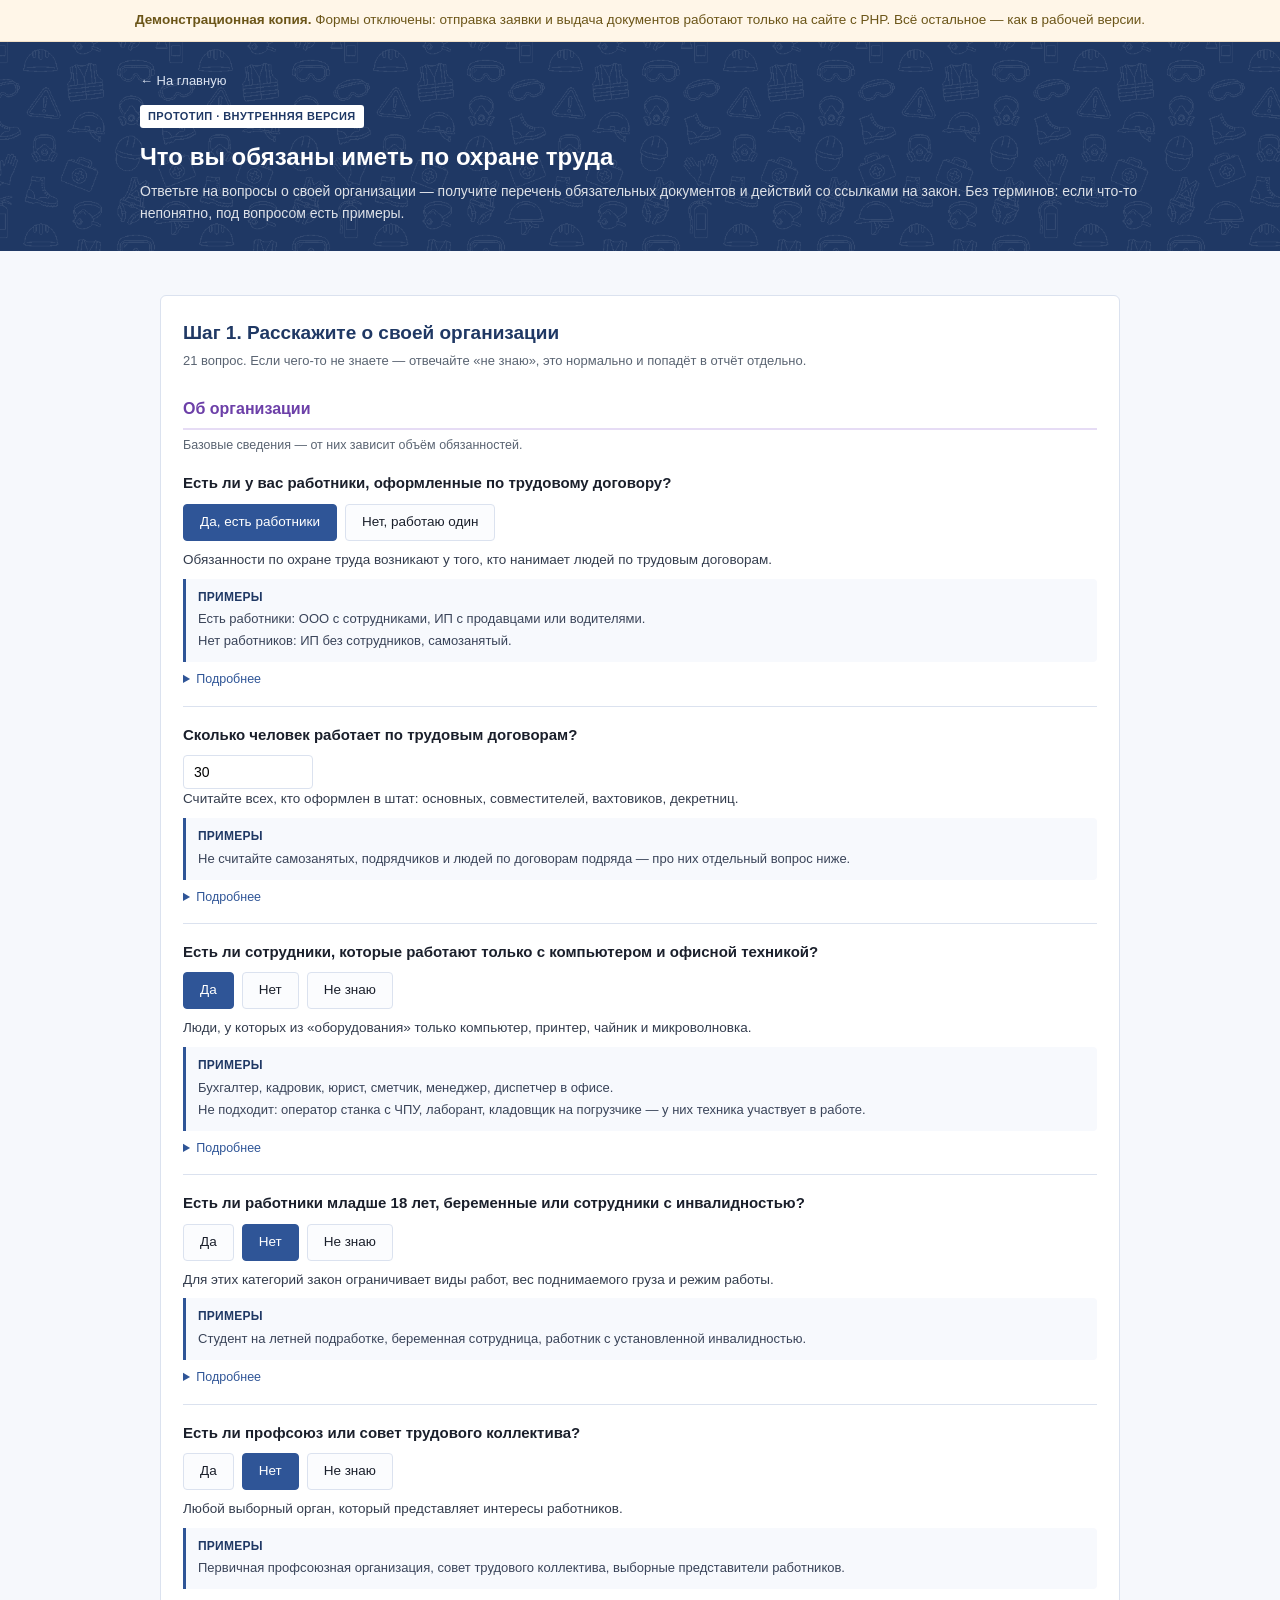
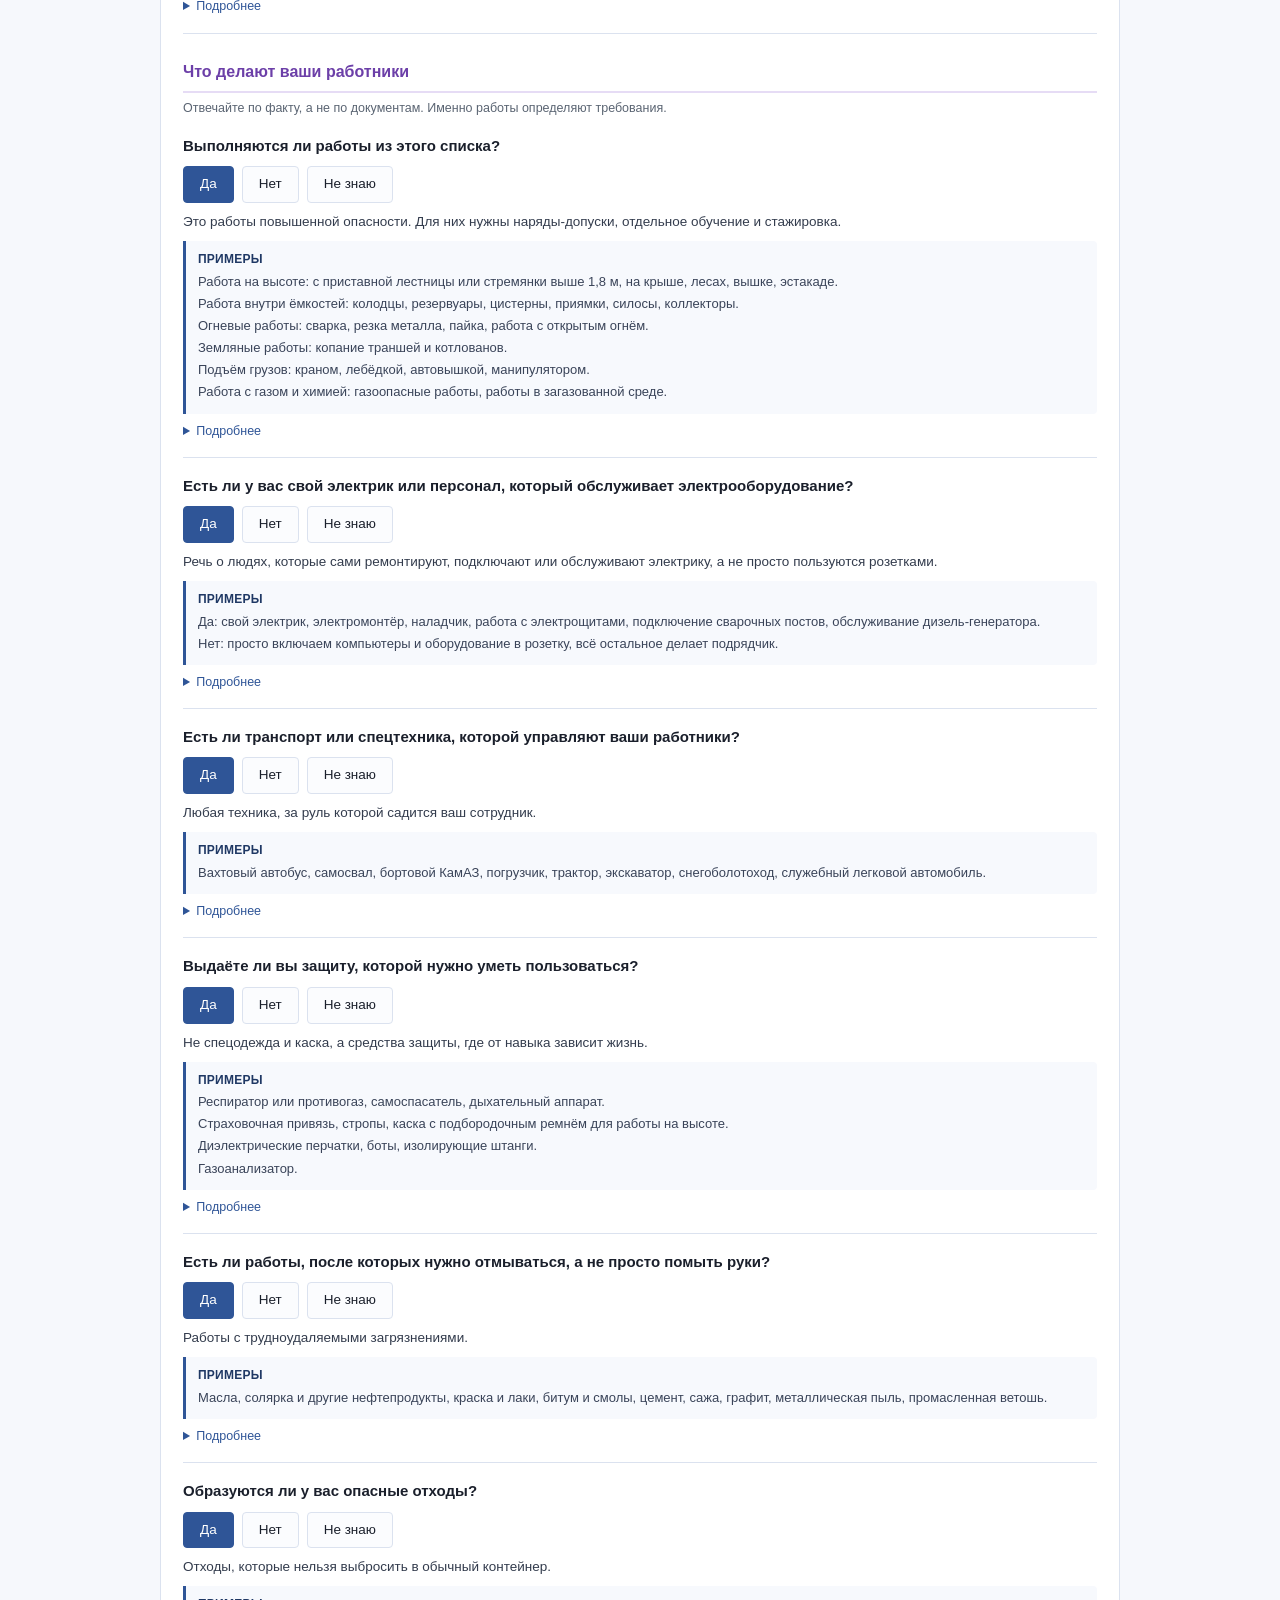
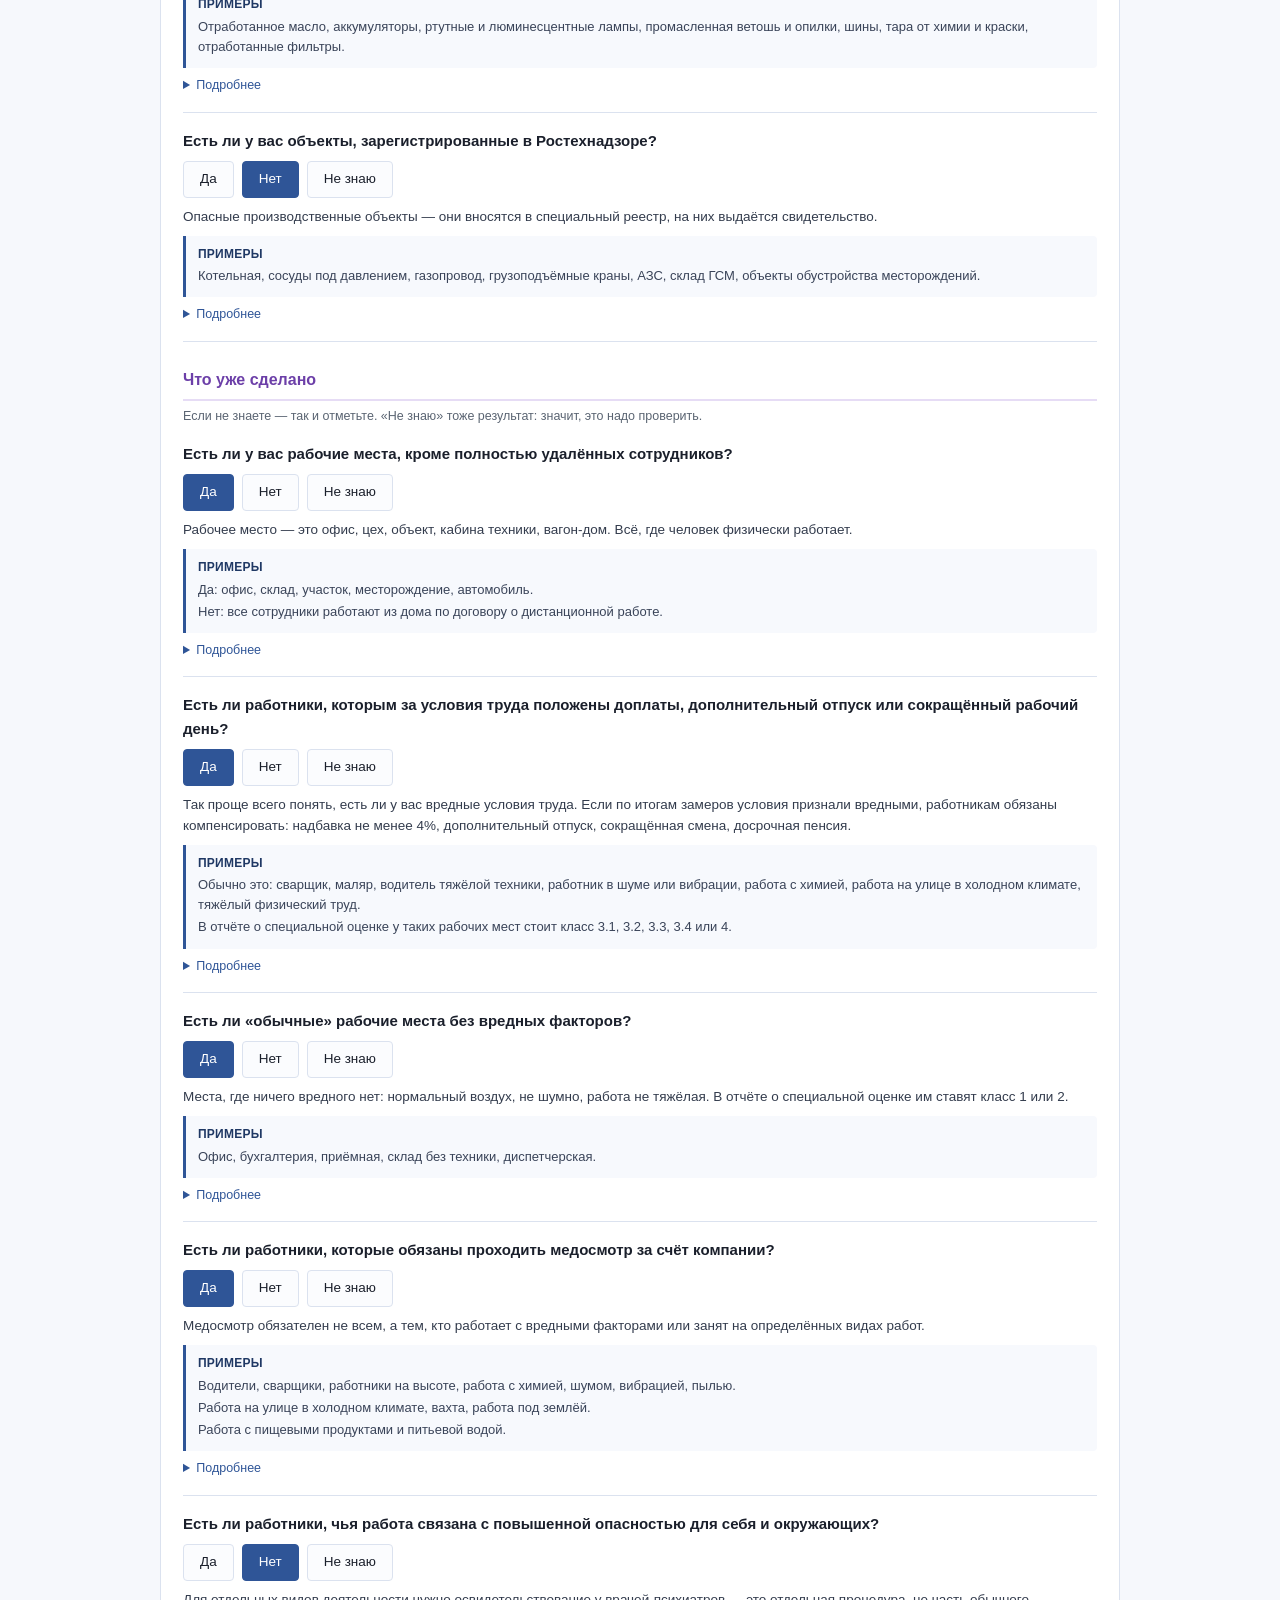
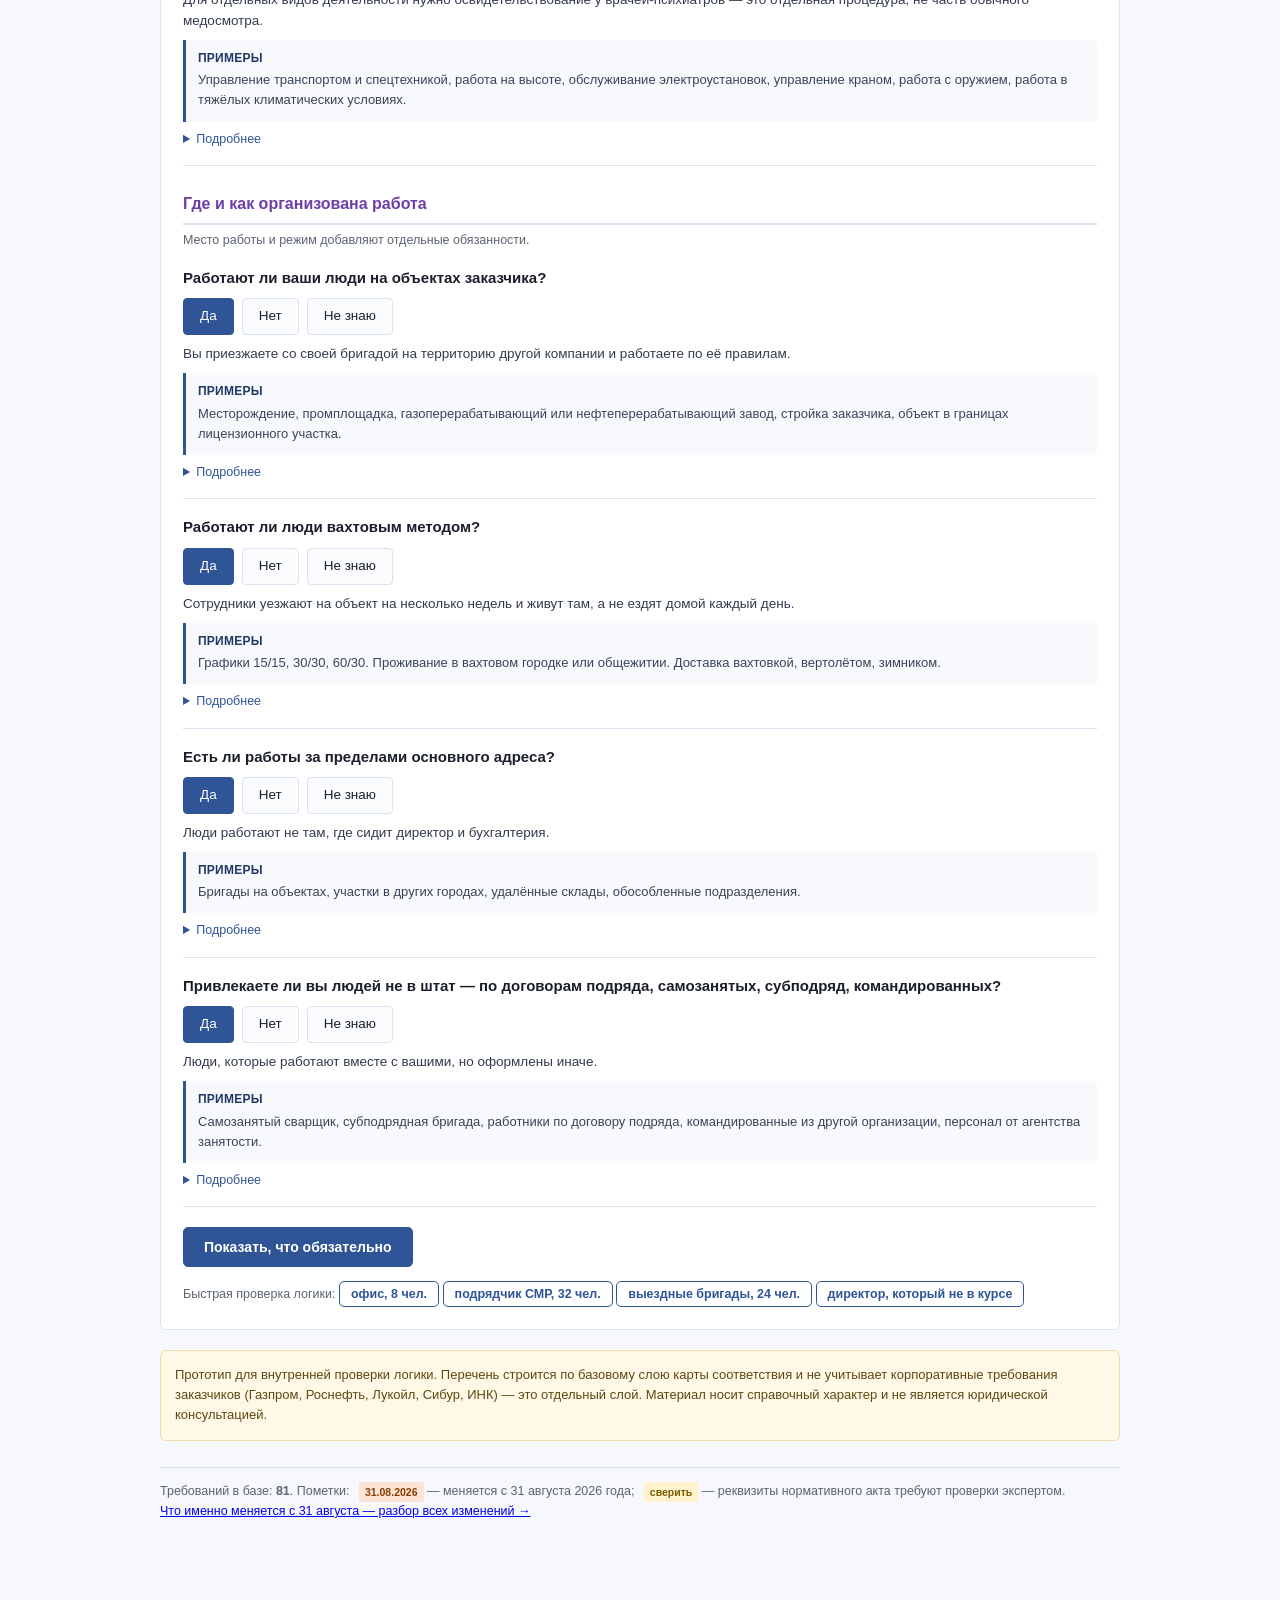
<file: diagnostika.html>
<!DOCTYPE html>
<html lang="ru">
<head>
<meta name="robots" content="noindex, nofollow">
<meta charset="utf-8">
<meta name="viewport" content="width=device-width, initial-scale=1">
<title>Диагностика по охране труда — прототип</title>
<style>
:root{--navy:#1f3864;--blue:#2f5597;--line:#dbe2ef;--bg:#f6f8fc;--red:#c00000;--amber:#b26a00;
  --green:#2e7d32;--grey:#5a6472;--violet:#6c3fa8}
*{box-sizing:border-box}
body{margin:0;font-family:Arial,Helvetica,sans-serif;color:#1a1f2b;background:var(--bg);font-size:15px;line-height:1.55}
.wrap{max-width:1000px;margin:0 auto;padding:24px 20px 80px}
header{background:var(--navy);color:#fff;padding:26px 20px;position:relative;isolation:isolate}
/* та же фактура, что на сайте: страница проверки не должна выглядеть
   отдельным инструментом, отклеившимся от остального */
header::before{content:'';position:absolute;inset:0;z-index:-1;
  background:url(assets/pattern.png) repeat;background-size:700px 700px;opacity:.09;
  pointer-events:none}
@media print{header::before{display:none}}
header .wrap{padding:0}
h1{margin:0 0 6px;font-size:24px}
header p{margin:0;opacity:.85;font-size:14px}
.badge{display:inline-block;background:#fff;color:var(--navy);font-size:11px;font-weight:bold;
  padding:3px 8px;border-radius:3px;margin-bottom:10px;letter-spacing:.04em}
.card{background:#fff;border:1px solid var(--line);border-radius:6px;padding:22px;margin:20px 0}
h2{font-size:19px;margin:0 0 4px;color:var(--navy)}
.sub{color:var(--grey);font-size:13px;margin:0 0 18px}
.grp{margin:26px 0 0}
.grp-h{font-size:16px;font-weight:bold;color:var(--violet);border-bottom:2px solid #e6dcf5;padding-bottom:6px;margin-bottom:2px}
.grp-s{font-size:12.5px;color:var(--grey);margin:6px 0 0}
.q{padding:16px 0;border-bottom:1px solid var(--line)}
.q .qt{font-weight:bold;font-size:15px;margin-bottom:9px}
.opts{display:flex;gap:8px;flex-wrap:wrap;margin-bottom:9px}
.opt{border:1px solid var(--line);border-radius:4px;padding:7px 16px;cursor:pointer;font-size:13.5px;background:#fbfcfe}
.opt.on{background:var(--blue);color:#fff;border-color:var(--blue)}
.opt.on.unk{background:var(--amber);border-color:var(--amber)}
input[type=number]{border:1px solid var(--line);border-radius:4px;padding:8px 10px;width:130px;font-size:14px;font-family:inherit}
.what{font-size:13.5px;color:#333c4d;margin:0 0 8px}
.ex{background:#f7f9fd;border-left:3px solid var(--blue);padding:9px 12px;font-size:13px;color:#3a4459;border-radius:0 4px 4px 0}
.ex .lbl{font-weight:bold;color:var(--navy);display:block;margin-bottom:3px;font-size:12px;letter-spacing:.02em}
.ex div{margin:2px 0}
details{margin-top:8px}
summary{font-size:12.5px;color:var(--blue);cursor:pointer;outline:none}
details .dd{font-size:12.5px;color:var(--grey);padding:7px 0 0 2px}
details .dd b{color:#3a4459}
button{font-family:inherit;font-size:14px;border-radius:5px;cursor:pointer;padding:11px 20px;border:1px solid var(--blue);
  background:var(--blue);color:#fff;font-weight:bold}
button.sec{background:#fff;color:var(--blue)}
button:hover{opacity:.9}
.bar{display:flex;gap:10px;flex-wrap:wrap;margin-top:20px}
.presets{margin-top:14px;font-size:12.5px;color:var(--grey)}
.stats{display:flex;gap:10px;flex-wrap:wrap;margin:0 0 18px}
.stat{flex:1;min-width:130px;border:1px solid var(--line);border-radius:6px;padding:14px;background:#fbfcfe}
.stat .n{font-size:26px;font-weight:bold;line-height:1}
.stat .l{font-size:12px;color:var(--grey);margin-top:4px}
.stat.gap .n{color:var(--red)}
.stat.ok .n{color:var(--green)}
.stat.unk .n{color:var(--amber)}
.blk{margin-top:22px}
.blk h3{font-size:15px;margin:0 0 8px;color:var(--navy);border-bottom:2px solid var(--line);padding-bottom:6px}
.item{display:flex;gap:10px;padding:10px 0;border-bottom:1px solid #eef1f7;align-items:flex-start}
.item input{margin-top:3px;width:17px;height:17px;flex:0 0 auto;cursor:pointer}
.item .body{flex:1}
.item .nm{font-weight:bold;font-size:14px}
.item.done .nm{color:var(--green)}
.meta{font-size:12.5px;color:var(--grey);margin-top:3px}
.meta b{color:#3a4459}
.err{font-size:12.5px;color:var(--amber);margin-top:4px}
.tag{display:inline-block;font-size:10.5px;font-weight:bold;padding:2px 6px;border-radius:3px;margin-left:6px;vertical-align:middle}
.tag.n2026{background:#fce4d6;color:#8a3b00}
.tag.chk{background:#fff2cc;color:#7a5c00}
.hidden{display:none}
.note{background:#fff8e6;border:1px solid #f0dca8;border-radius:6px;padding:14px;font-size:13px;color:#5c4a12}
.unkbox{background:#fff8e6;border:1px solid #f0dca8;border-radius:6px;padding:16px;margin-top:20px}
.unkbox h3{margin:0 0 6px;font-size:15px;color:#8a5b00}
.unkbox .u{padding:8px 0;border-top:1px solid #f0dca8;font-size:13px}
.unkbox .u:first-of-type{border-top:none}
.risk{border:1px solid var(--line);border-radius:6px;padding:18px;margin-top:20px;background:#fbfcfe}
.risk h3{margin:0 0 4px;font-size:16px;color:var(--navy)}
.risk .rs{font-size:12.5px;color:var(--grey);margin:0 0 14px}
.risk .sum{font-size:24px;font-weight:bold;color:#2b3445;margin:0 0 2px}
.risk .sl{font-size:12px;color:var(--grey);margin-bottom:14px}
.rt{width:100%;border-collapse:collapse;font-size:12.5px}
.rt th{text-align:left;padding:7px 8px;background:#eef2f9;color:var(--navy);font-size:11.5px;border:1px solid var(--line)}
.rt td{padding:7px 8px;border:1px solid var(--line);vertical-align:top}
.rt td.n{white-space:nowrap;text-align:right}
.s223{border:1px solid var(--line);border-left:3px solid var(--navy);border-radius:6px;
  padding:16px 18px;margin-top:20px;background:#f7f9fc}
.s223.warn{border-left-color:var(--amber);background:#fffaf0}
.s223 h3{margin:0 0 6px;font-size:15.5px;color:var(--navy)}
.s223 p{margin:0 0 8px;font-size:13.5px;line-height:1.6;color:#3a4459}
.s223 p:last-child{margin-bottom:0}
.s223 .q{font-size:13px;color:var(--grey);font-style:italic;
  border-left:2px solid var(--line-2,#d3d9e2);padding-left:10px;margin:8px 0}
.rnote{font-size:12px;color:var(--grey);margin-top:12px;line-height:1.5}
.rnote b{color:#3a4459}
.rrep{margin-top:14px;padding:12px;background:#f4f6fa;border-radius:5px;font-size:12.5px}
.rrep .h{font-weight:bold;color:var(--navy);margin-bottom:5px}
.foot{color:var(--grey);font-size:12.5px;margin-top:26px;border-top:1px solid var(--line);padding-top:14px}
.cta{background:var(--navy);color:#fff;border-radius:6px;padding:22px;margin-top:22px}
.cta h3{margin:0 0 8px;font-size:18px}
.cta p{margin:0 0 14px;font-size:14px;opacity:.9}
.cta button{background:#fff;color:var(--navy);border-color:#fff}
.cta .fr{display:flex;gap:12px;flex-wrap:wrap;margin-bottom:10px}
.cta .fld{flex:1;min-width:190px}
.cta label{display:block;font-size:12.5px;margin-bottom:4px;color:rgba(255,255,255,.85)}
.cta input[type=text],.cta input[type=number]{width:100%;padding:10px 11px;border-radius:5px;
  border:1px solid rgba(255,255,255,.25);background:rgba(255,255,255,.1);color:#fff;
  font-family:inherit;font-size:14px}
.cta input::placeholder{color:rgba(255,255,255,.45)}
.cta .cc{display:flex;gap:8px;align-items:flex-start;font-size:12px;color:rgba(255,255,255,.8);margin:8px 0 14px}
.cta .cc input{width:16px;height:16px;flex:0 0 auto;margin-top:2px}
.cta a{color:#fff;text-decoration:underline}
#zmsg{margin-top:12px;font-size:13.5px;display:none;background:rgba(255,255,255,.14);
  padding:11px 13px;border-radius:5px;line-height:1.5}
.sumbox{background:rgba(255,255,255,.09);border-radius:5px;padding:11px 13px;font-size:12px;
  color:rgba(255,255,255,.85);margin-bottom:14px;white-space:pre-wrap;max-height:150px;overflow:auto}
.paket{border:1px solid var(--line);border-left:4px solid #c85a1e;border-radius:6px;
  background:#fffaf5;padding:22px 24px;margin-top:22px}
.paket h3{margin:0 0 6px;font-size:18px;color:#15191f}
.paket .lead{margin:0 0 14px;font-size:14px;color:#5a6472;line-height:1.6}
.paket ol{margin:0 0 14px;padding-left:20px;font-size:13.5px;color:#39414f;line-height:1.75}
.paket .honest{background:#fff;border:1px dashed #e3cdb8;border-radius:5px;padding:12px 14px;
  font-size:12.5px;color:#5a6472;line-height:1.6;margin-bottom:16px}
.paket .fr{display:flex;gap:12px;flex-wrap:wrap;margin-bottom:10px}
.paket .fld{flex:1;min-width:180px}
.paket label{display:block;font-size:12.5px;margin-bottom:4px;color:#5a6472}
.paket input[type=text]{width:100%;padding:10px 11px;border-radius:5px;border:1px solid #d8dee8;
  background:#fff;color:#15191f;font-family:inherit;font-size:14px}
.paket .cc{display:flex;gap:8px;align-items:flex-start;font-size:12px;color:#5a6472;margin:8px 0 14px}
.paket .cc input{width:16px;height:16px;flex:0 0 auto;margin-top:2px}
.paket button{background:#c85a1e;border-color:#c85a1e;color:#fff}
.paket button:hover{background:#ab4a15;border-color:#ab4a15}
#pmsg{margin-top:12px;font-size:13.5px;display:none;background:#fff;border:1px solid #e3cdb8;
  padding:12px 14px;border-radius:5px;line-height:1.55}
#pdone{display:none;margin-top:14px}
#pdone a.dl{display:inline-block;background:#1f3864;color:#fff;text-decoration:none;
  padding:12px 22px;border-radius:5px;font-size:14.5px;font-weight:600}
#pdone a.dl:hover{background:#16294a}
#pdone .hint{margin-top:10px;font-size:12.5px;color:#5a6472;line-height:1.6}
.homelink{display:inline-block;font-size:13px;color:#dce4f2;text-decoration:none;margin-bottom:12px}
.homelink:hover{color:#fff}
@media print{
  body{background:#fff;font-size:11.5pt}
  header,.bar,.cta,.paket,#anketa,.noprint,details{display:none!important}
  .risk{page-break-inside:avoid}
  .card{border:none;padding:0;margin:0}
  .item input{-webkit-appearance:none;appearance:none;border:1px solid #888;border-radius:2px}
  .item.done input{background:#000}
  .blk{page-break-inside:avoid}
}
</style>
</head>
<body>
<div style="background:#fff6e8;border-bottom:1px solid #f0dfc6;color:#6b5518;font-size:13.5px;line-height:1.55;padding:10px 0;text-align:center"><div style="max-width:1080px;margin:0 auto;padding:0 24px"><b>Демонстрационная копия.</b> Формы отключены: отправка заявки и выдача документов работают только на сайте с PHP. Всё остальное — как в рабочей версии.</div></div>
<header><div class="wrap">
  <a class="homelink" href="index.html">← На главную</a><br>
  <div class="badge">ПРОТОТИП · ВНУТРЕННЯЯ ВЕРСИЯ</div>
  <h1>Что вы обязаны иметь по охране труда</h1>
  <p>Ответьте на вопросы о своей организации — получите перечень обязательных документов и действий
     со ссылками на закон. Без терминов: если что-то непонятно, под вопросом есть примеры.</p>
</div></header>

<div class="wrap">

<div class="card" id="anketa">
  <h2>Шаг 1. Расскажите о своей организации</h2>
  <p class="sub">21 вопрос. Если чего-то не знаете — отвечайте «не знаю», это нормально и попадёт в отчёт отдельно.</p>
  <div id="qs"></div>
  <div class="bar">
    <button onclick="calc()">Показать, что обязательно</button>
  </div>
  <div class="presets noprint">
    Быстрая проверка логики:
    <button class="sec" style="padding:5px 11px;font-size:12.5px" onclick="preset('office')">офис, 8 чел.</button>
    <button class="sec" style="padding:5px 11px;font-size:12.5px" onclick="preset('smr')">подрядчик СМР, 32 чел.</button>
    <button class="sec" style="padding:5px 11px;font-size:12.5px" onclick="preset('oil')">выездные бригады, 24 чел.</button>
    <button class="sec" style="padding:5px 11px;font-size:12.5px" onclick="preset('unknown')">директор, который не в курсе</button>
  </div>
</div>

<div class="card hidden" id="res">
  <h2>Шаг 2. Что обязательно и что из этого у вас есть</h2>
  <p class="sub">Отметьте галочками то, что есть в действующем виде. Неотмеченное попадёт в отчёт о разрывах.</p>
  <div class="stats">
    <div class="stat"><div class="n" id="s-all">0</div><div class="l">обязательно</div></div>
    <div class="stat ok"><div class="n" id="s-ok">0</div><div class="l">подтверждено</div></div>
    <div class="stat gap"><div class="n" id="s-gap">0</div><div class="l">разрывов</div></div>
    <div class="stat unk"><div class="n" id="s-unk">0</div><div class="l">надо уточнить</div></div>
    <div class="stat"><div class="n" id="s-pct">0%</div><div class="l">готовность</div></div>
  </div>
  <div id="sluzhba"></div>
  <div id="risk"></div>
  <div id="unklist"></div>
  <div id="list"></div>
  <div class="bar noprint">
    <button onclick="report()">Сформировать отчёт о разрывах</button>
    <button class="sec" onclick="window.print()">Печать / сохранить в PDF</button>
    <button class="sec" onclick="location.reload()">Начать заново</button>
  </div>
</div>

<div class="card hidden" id="rep">
  <h2>Отчёт о разрывах</h2>
  <p class="sub" id="rep-sub"></p>
  <div id="rep-body"></div>
  <div class="paket noprint" id="paket">
    <h3>Заберите пять документов бесплатно</h3>
    <p class="lead">Часть обязательных документов одинакова у всех работодателей: их содержание
       задаёт закон, а не ваши рабочие места. Такие документы нет смысла продавать —
       забирайте и заполняйте сами, это примерно час работы.</p>
    <ol>
      <li>Приказ о назначении ответственного за организацию работы по охране труда</li>
      <li>Приказ о создании комиссии по проверке знания требований охраны труда</li>
      <li>Программа вводного инструктажа — 10 тем по приложению № 1 к Правилам № 2464</li>
      <li>Журнал регистрации вводного инструктажа — графы по приложению № 2</li>
      <li>Перечень нормативных правовых актов по охране труда — 41 акт с проверенными реквизитами</li>
    </ol>
    <div class="honest">
      <b>Честно о том, чего в пакете нет.</b> Положение о СУОТ, перечни профессий и должностей,
      программы инструктажа на рабочем месте, инструкции по охране труда, нормы выдачи СИЗ,
      список работников на медосмотр. Все они привязаны к вашей специальной оценке условий труда,
      оценке рисков и перечню фактических работ. Шаблон такого документа без этих данных
      проверку не пройдёт, зато создаст ощущение, что вопрос закрыт. Поэтому мы их не отдаём.
    </div>
    <div style="border:1px dashed #e3cdb8;border-radius:8px;background:#fff;padding:16px 18px;font-size:14px;line-height:1.6;color:#5a6472">Здесь форма получения бесплатного пакета документов. В демонстрационной копии она отключена — на статическом хостинге некому обработать отправку.</div>
  </div>

  <div class="cta noprint">
    <h3>Разберём ваш результат</h3>
    <p>Отправьте результат проверки — посмотрим, что критично закрыть до ближайшей проверки
       или выхода на объект, а что может подождать. Перечень уйдёт вместе с заявкой,
       пересказывать ничего не нужно.</p>
    <div style="border:1px dashed rgba(255,255,255,.45);border-radius:8px;padding:16px 18px;font-size:14px;line-height:1.6">Здесь форма заявки на разбор. В демонстрационной копии она отключена — на статическом хостинге некому обработать отправку.</div>
  </div>
</div>

<div class="note">
  Прототип для внутренней проверки логики. Перечень строится по базовому слою карты соответствия и не учитывает
  корпоративные требования заказчиков (Газпром, Роснефть, Лукойл, Сибур, ИНК) — это отдельный слой.
  Материал носит справочный характер и не является юридической консультацией.
</div>

<div class="foot">
  Требований в базе: <b id="f-total"></b>.
  Пометки: <span class="tag n2026">31.08.2026</span> — меняется с 31 августа 2026 года;
  <span class="tag chk">сверить</span> — реквизиты нормативного акта требуют проверки экспертом.
  <br><a href="izmeneniya-2026.html">Что именно меняется с 31 августа — разбор всех изменений →</a>
</div>

</div>

<script>
const DATA = {"questions": [{"id": "employer", "g": "A", "t": "radio", "q": "Есть ли у вас работники, оформленные по трудовому договору?", "opts": [["yes", "Да, есть работники"], ["no", "Нет, работаю один"]], "what": "Обязанности по охране труда возникают у того, кто нанимает людей по трудовым договорам.", "ex": "Есть работники: ООО с сотрудниками, ИП с продавцами или водителями.\nНет работников: ИП без сотрудников, самозанятый.", "check": "Посмотрите, есть ли приказы о приёме на работу и трудовые книжки или сведения о трудовой деятельности.", "why": "Если работников нет, охрана труда к вам не применяется — и дальше отвечать не нужно."}, {"id": "emp", "g": "A", "t": "number", "default": 30, "q": "Сколько человек работает по трудовым договорам?", "what": "Считайте всех, кто оформлен в штат: основных, совместителей, вахтовиков, декретниц.", "ex": "Не считайте самозанятых, подрядчиков и людей по договорам подряда — про них отдельный вопрос ниже.", "check": "Штатное расписание или отчётность в СФР.", "why": "Это главная развилка. До 50 человек работодатель сам решает, держать ли специалиста по охране труда: функции вправе выполнять руководитель, назначенный работник либо сторонний специалист по гражданско-правовому договору. Больше 50 — служба охраны труда или штатный специалист обязательны (статья 223 Трудового кодекса)."}, {"id": "office", "g": "A", "t": "tri", "default": true, "q": "Есть ли сотрудники, которые работают только с компьютером и офисной техникой?", "what": "Люди, у которых из «оборудования» только компьютер, принтер, чайник и микроволновка.", "ex": "Бухгалтер, кадровик, юрист, сметчик, менеджер, диспетчер в офисе.\nНе подходит: оператор станка с ЧПУ, лаборант, кладовщик на погрузчике — у них техника участвует в работе.", "check": "—", "why": "Таких работников можно освободить от части инструктажей и обучения — это законная экономия. С 31 августа 2026 года условия освобождения стали проще."}, {"id": "limited", "g": "A", "t": "tri", "default": false, "q": "Есть ли работники младше 18 лет, беременные или сотрудники с инвалидностью?", "what": "Для этих категорий закон ограничивает виды работ, вес поднимаемого груза и режим работы.", "ex": "Студент на летней подработке, беременная сотрудница, работник с установленной инвалидностью.", "check": "Кадровые документы: справки, медицинские заключения, программы реабилитации.", "why": "Для них нужны отдельные ограничения и иногда перевод на другую работу. Нарушение здесь — одна из самых дорогих ошибок."}, {"id": "union", "g": "A", "t": "tri", "default": false, "q": "Есть ли профсоюз или совет трудового коллектива?", "what": "Любой выборный орган, который представляет интересы работников.", "ex": "Первичная профсоюзная организация, совет трудового коллектива, выборные представители работников.", "check": "Протокол об избрании, коллективный договор.", "why": "Часть документов по охране труда нужно согласовывать с представителями работников, а также появляются уполномоченные по охране труда."}, {"id": "hazwork", "g": "B", "t": "tri", "default": true, "q": "Выполняются ли работы из этого списка?", "what": "Это работы повышенной опасности. Для них нужны наряды-допуски, отдельное обучение и стажировка.", "ex": "Работа на высоте: с приставной лестницы или стремянки выше 1,8 м, на крыше, лесах, вышке, эстакаде.\nРабота внутри ёмкостей: колодцы, резервуары, цистерны, приямки, силосы, коллекторы.\nОгневые работы: сварка, резка металла, пайка, работа с открытым огнём.\nЗемляные работы: копание траншей и котлованов.\nПодъём грузов: краном, лебёдкой, автовышкой, манипулятором.\nРабота с газом и химией: газоопасные работы, работы в загазованной среде.", "check": "Посмотрите договоры с заказчиками: если там есть перечисленные работы, отвечайте «да».", "why": "Это самый весомый блок. Он включает наряды-допуски, обучение по программе В, стажировку, целевые инструктажи и специальные средства защиты. Заказчики проверяют его первым."}, {"id": "electro", "g": "B", "t": "tri", "default": true, "q": "Есть ли у вас свой электрик или персонал, который обслуживает электрооборудование?", "what": "Речь о людях, которые сами ремонтируют, подключают или обслуживают электрику, а не просто пользуются розетками.", "ex": "Да: свой электрик, электромонтёр, наладчик, работа с электрощитами, подключение сварочных постов, обслуживание дизель-генератора.\nНет: просто включаем компьютеры и оборудование в розетку, всё остальное делает подрядчик.", "check": "Штатное расписание — есть ли электротехнические должности. Удостоверения по электробезопасности.", "why": "Электротехническому персоналу нужны группы допуска и удостоверения. Но и остальным работникам при этом нужна как минимум первая группа по электробезопасности."}, {"id": "transport", "g": "B", "t": "tri", "default": true, "q": "Есть ли транспорт или спецтехника, которой управляют ваши работники?", "what": "Любая техника, за руль которой садится ваш сотрудник.", "ex": "Вахтовый автобус, самосвал, бортовой КамАЗ, погрузчик, трактор, экскаватор, снегоболотоход, служебный легковой автомобиль.", "check": "Путевые листы, договоры аренды техники, водительские должности в штатном расписании.", "why": "Появляются осмотры водителей перед каждой сменой или рейсом и ответственный за безопасность дорожного движения."}, {"id": "sizskills", "g": "B", "t": "tri", "default": true, "q": "Выдаёте ли вы защиту, которой нужно уметь пользоваться?", "what": "Не спецодежда и каска, а средства защиты, где от навыка зависит жизнь.", "ex": "Респиратор или противогаз, самоспасатель, дыхательный аппарат.\nСтраховочная привязь, стропы, каска с подбородочным ремнём для работы на высоте.\nДиэлектрические перчатки, боты, изолирующие штанги.\nГазоанализатор.", "check": "Посмотрите, что реально лежит на складе и выдаётся людям.", "why": "По такой защите обязательно отдельное обучение с практикой, а с 31 августа 2026 года — с обязательной демонстрацией и тренировкой. Плюс периодические испытания: просроченная страховочная привязь — прямая причина остановки работ на объекте."}, {"id": "dirty", "g": "B", "t": "tri", "default": true, "q": "Есть ли работы, после которых нужно отмываться, а не просто помыть руки?", "what": "Работы с трудноудаляемыми загрязнениями.", "ex": "Масла, солярка и другие нефтепродукты, краска и лаки, битум и смолы, цемент, сажа, графит, металлическая пыль, промасленная ветошь.", "check": "Спросите бригадиров, отмывается ли спецодежда обычной стиркой.", "why": "В этом случае положены смывающие и обезвреживающие средства по нормам, персонально каждому. «Мыло в общем санузле» проверку не проходит."}, {"id": "waste", "g": "B", "t": "tri", "default": true, "q": "Образуются ли у вас опасные отходы?", "what": "Отходы, которые нельзя выбросить в обычный контейнер.", "ex": "Отработанное масло, аккумуляторы, ртутные и люминесцентные лампы, промасленная ветошь и опилки, шины, тара от химии и краски, отработанные фильтры.", "check": "Договор с организацией, которая вывозит отходы; журнал учёта отходов.", "why": "Люди, допущенные к обращению с такими отходами, должны пройти обучение. Заказчики проверяют экологию вместе с охраной труда, одним аудитом."}, {"id": "opo", "g": "B", "t": "tri", "default": false, "q": "Есть ли у вас объекты, зарегистрированные в Ростехнадзоре?", "what": "Опасные производственные объекты — они вносятся в специальный реестр, на них выдаётся свидетельство.", "ex": "Котельная, сосуды под давлением, газопровод, грузоподъёмные краны, АЗС, склад ГСМ, объекты обустройства месторождений.", "check": "Свидетельство о регистрации в реестре опасных производственных объектов, полис страхования ответственности владельца ОПО, лицензия Ростехнадзора.", "why": "Добавляется целый блок промышленной безопасности: аттестация руководителей и специалистов, производственный контроль, планы на случай аварии. Это отдельная надзорная история, которую часто путают с охраной труда."}, {"id": "workplaces", "g": "C", "t": "tri", "default": true, "q": "Есть ли у вас рабочие места, кроме полностью удалённых сотрудников?", "what": "Рабочее место — это офис, цех, объект, кабина техники, вагон-дом. Всё, где человек физически работает.", "ex": "Да: офис, склад, участок, месторождение, автомобиль.\nНет: все сотрудники работают из дома по договору о дистанционной работе.", "check": "—", "why": "Рабочие места дистанционных работников и надомников не подлежат специальной оценке условий труда. Всё остальное — подлежит."}, {"id": "harmful", "g": "C", "t": "tri", "default": true, "q": "Есть ли работники, которым за условия труда положены доплаты, дополнительный отпуск или сокращённый рабочий день?", "what": "Так проще всего понять, есть ли у вас вредные условия труда. Если по итогам замеров условия признали вредными, работникам обязаны компенсировать: надбавка не менее 4%, дополнительный отпуск, сокращённая смена, досрочная пенсия.", "ex": "Обычно это: сварщик, маляр, водитель тяжёлой техники, работник в шуме или вибрации, работа с химией, работа на улице в холодном климате, тяжёлый физический труд.\nВ отчёте о специальной оценке у таких рабочих мест стоит класс 3.1, 3.2, 3.3, 3.4 или 4.", "check": "Расчётные листки — есть ли надбавка за условия труда. Или откройте карты специальной оценки: строка «итоговый класс условий труда».", "why": "Вредные условия включают медосмотры, расширенные нормы защиты, обучение, гарантии и компенсации. Если этого нет, а вредность есть — это и недоплата людям, и штраф."}, {"id": "class12", "g": "C", "t": "tri", "default": true, "q": "Есть ли «обычные» рабочие места без вредных факторов?", "what": "Места, где ничего вредного нет: нормальный воздух, не шумно, работа не тяжёлая. В отчёте о специальной оценке им ставят класс 1 или 2.", "ex": "Офис, бухгалтерия, приёмная, склад без техники, диспетчерская.", "check": "Карты специальной оценки: итоговый класс 1 или 2.", "why": "По таким рабочим местам можно подать декларацию — и не проводить специальную оценку заново каждые пять лет. Это прямая экономия, о которой многие не знают."}, {"id": "medfactors", "g": "C", "t": "tri", "default": true, "q": "Есть ли работники, которые обязаны проходить медосмотр за счёт компании?", "what": "Медосмотр обязателен не всем, а тем, кто работает с вредными факторами или занят на определённых видах работ.", "ex": "Водители, сварщики, работники на высоте, работа с химией, шумом, вибрацией, пылью.\nРабота на улице в холодном климате, вахта, работа под землёй.\nРабота с пищевыми продуктами и питьевой водой.", "check": "Договор с медицинской организацией, направления на медосмотр, заключения.\nЕсли ничего этого нет, а работники из списка выше есть — отвечайте «да», это разрыв.", "why": "Это блок, который проверяют всегда, и здесь чаще всего находят нарушения: просроченные осмотры, направления без указания вредных факторов, отсутствие заключительного акта."}, {"id": "psych", "g": "C", "t": "tri", "default": false, "q": "Есть ли работники, чья работа связана с повышенной опасностью для себя и окружающих?", "what": "Для отдельных видов деятельности нужно освидетельствование у врачей-психиатров — это отдельная процедура, не часть обычного медосмотра.", "ex": "Управление транспортом и спецтехникой, работа на высоте, обслуживание электроустановок, управление краном, работа с оружием, работа в тяжёлых климатических условиях.", "check": "Заключения комиссии по психиатрическому освидетельствованию — отдельные от медосмотра.", "why": "С 1 марта 2026 года порядок изменился: отменена периодичность раз в пять лет, комиссия теперь только из психиатров. Многие либо гоняют на освидетельствование всех подряд и переплачивают, либо не направляют тех, кому обязательно."}, {"id": "contractor", "g": "D", "t": "tri", "default": true, "q": "Работают ли ваши люди на объектах заказчика?", "what": "Вы приезжаете со своей бригадой на территорию другой компании и работаете по её правилам.", "ex": "Месторождение, промплощадка, газоперерабатывающий или нефтеперерабатывающий завод, стройка заказчика, объект в границах лицензионного участка.", "check": "Договоры подряда: есть ли раздел с требованиями по охране труда и промышленной безопасности, приложения о допуске персонала на объект.", "why": "Это ключевой вопрос. Требования заказчика обычно жёстче закона, и не пустить на объект могут именно за документы. Такой слой требований считается отдельно по каждому заказчику."}, {"id": "vahta", "g": "D", "t": "tri", "default": true, "q": "Работают ли люди вахтовым методом?", "what": "Сотрудники уезжают на объект на несколько недель и живут там, а не ездят домой каждый день.", "ex": "Графики 15/15, 30/30, 60/30. Проживание в вахтовом городке или общежитии. Доставка вахтовкой, вертолётом, зимником.", "check": "Положение о вахтовом методе, графики работы, приказы о направлении на вахту.", "why": "Добавляются заключение о пригодности к работе вахтовым методом, требования к бытовым условиям, особый режим труда и отдыха, порядок доставки. На вахте заказчик смотрит бытовые условия не менее внимательно, чем документы."}, {"id": "branches", "g": "D", "t": "tri", "default": true, "q": "Есть ли работы за пределами основного адреса?", "what": "Люди работают не там, где сидит директор и бухгалтерия.", "ex": "Бригады на объектах, участки в других городах, удалённые склады, обособленные подразделения.", "check": "Договоры аренды, приказы о создании подразделений, география объектов.", "why": "Меняется организация контроля: нужно распределить обязанности на местах, организовать инструктажи и бытовое обеспечение там, где нет руководства."}, {"id": "gph", "g": "D", "t": "tri", "default": true, "q": "Привлекаете ли вы людей не в штат — по договорам подряда, самозанятых, субподряд, командированных?", "what": "Люди, которые работают вместе с вашими, но оформлены иначе.", "ex": "Самозанятый сварщик, субподрядная бригада, работники по договору подряда, командированные из другой организации, персонал от агентства занятости.", "check": "Договоры подряда и субподряда, заявки на пропуска для сторонних работников.", "why": "Таким людям всё равно нужен вводный и целевой инструктаж, и надо чётко разделить, кто за что отвечает. С 31 августа 2026 года уточнили ответственность за инструктажи для работников от агентств занятости. При несчастном случае этот вопрос всплывает первым."}], "koap_parts": {"1": {"name": "ч. 1", "what": "Нарушение требований охраны труда (прочие нарушения)", "org": [50000, 80000], "off": [2000, 5000], "per_worker": false, "note": ""}, "2": {"name": "ч. 2", "what": "Специальная оценка условий труда не проведена или нарушен порядок", "org": [60000, 80000], "off": [5000, 10000], "per_worker": false, "note": "На практике инспекторы всё чаще считают нарушение по каждому неоценённому рабочему месту."}, "3": {"name": "ч. 3", "what": "Допуск работника без обучения, медосмотра, психиатрического освидетельствования", "org": [110000, 130000], "off": [15000, 25000], "per_worker": true, "note": "Применяется за каждого работника — это главный множитель суммы."}, "4": {"name": "ч. 4", "what": "Работники не обеспечены средствами индивидуальной защиты", "org": [130000, 150000], "off": [20000, 30000], "per_worker": false, "note": "На практике может считаться по каждому работнику, не обеспеченному СИЗ."}}, "koap_repeat": {"off": "30 000–40 000 ₽ или дисквалификация должностного лица на срок от 1 до 3 лет", "org": "100 000–200 000 ₽ или приостановление деятельности на срок до 90 суток"}, "items": [{"block": "Документооборот и СУОТ", "num": 1, "name": "Политика работодателя в области охраны труда", "sut": "Декларация целей и обязательств работодателя в сфере ОТ. Утверждается руководителем, доводится до работников.", "osn": "ст. 209.1, 214 ТК РФ; Примерное положение о СУОТ — приказ Минтруда от 29.10.2021 № 776н", "per": "Бессрочно, актуализация при изменениях", "err": "Скачана шаблоном и не отражает реальные процессы; не доведена до работников под подпись", "flag": "", "cond": "true", "koap": "1"}, {"block": "Документооборот и СУОТ", "num": 2, "name": "Положение о системе управления охраной труда (СУОТ)", "sut": "Ключевой ЛНА: структура СУОТ, процедуры, распределение обязанностей, порядок контроля. Основа для всех остальных документов.", "osn": "ст. 217 ТК РФ; приказ Минтруда от 29.10.2021 № 776н", "per": "Бессрочно, актуализация при изменениях НПА и процессов", "err": "Переписано примерное положение без адаптации: упомянуты процедуры, которых в организации нет; ссылки на отменённые НПА", "flag": "", "cond": "true", "koap": "1"}, {"block": "Документооборот и СУОТ", "num": 3, "name": "Цели в области охраны труда", "sut": "Измеримые цели по уровням управления, увязанные с политикой и планом мероприятий.", "osn": "ст. 209.1, 217 ТК РФ; приказ Минтруда № 776н", "per": "Устанавливаются на период (обычно год)", "err": "Цели неизмеримы («улучшить условия труда»), нет ответственных и сроков", "flag": "", "cond": "true", "koap": "1"}, {"block": "Документооборот и СУОТ", "num": 4, "name": "План мероприятий по улучшению условий и охраны труда", "sut": "Ежегодный перечень мероприятий с ответственными, сроками и источниками финансирования.", "osn": "ст. 225 ТК РФ; примерный перечень ежегодно реализуемых мероприятий — приказ Минтруда от 29.10.2021 № 771н", "per": "Ежегодно", "err": "План есть, отметок о выполнении нет; мероприятия не связаны с реестром рисков и результатами СОУТ", "flag": "", "cond": "true", "koap": "1"}, {"block": "Документооборот и СУОТ", "num": 5, "name": "Распределение обязанностей и ответственности в области ОТ", "sut": "Кто за что отвечает: руководитель, руководители подразделений, специалист по ОТ, работники.", "osn": "ст. 214, 217 ТК РФ; приказ Минтруда № 776н", "per": "Актуализация при кадровых изменениях", "err": "Обязанности дублируются или не закрыты; человек уволился, а приказ действует", "flag": "", "cond": "true", "koap": "1"}, {"block": "Документооборот и СУОТ", "num": 6, "name": "Приказ о назначении ответственного за ОТ / создание службы ОТ", "sut": "При численности более 50 работников — служба ОТ или штатный специалист. До 50 — руководитель, иное уполномоченное лицо либо сторонняя организация (аутсорсинг).", "osn": "ст. 223 ТК РФ", "per": "Актуализация при изменении численности и кадров", "err": "Численность перевалила за 50, а специалиста по ОТ так и нет; ответственный назначен без обучения по программам А и Б", "flag": "усл.", "cond": "true", "koap": "1"}, {"block": "Документооборот и СУОТ", "num": 7, "name": "Перечень (реестр) НПА, содержащих требования охраны труда, и порядок его актуализации", "sut": "Список применимых к организации требований ОТ с ответственным за отслеживание изменений.", "osn": "ст. 214, 217 ТК РФ; приказ Минтруда № 776н", "per": "Актуализация не реже 1 раза в год и при изменениях", "err": "Реестр составлен один раз и не обновляется — самый частый провал при аудите заказчика", "flag": "", "cond": "true", "koap": "1"}, {"block": "Документооборот и СУОТ", "num": 8, "name": "Порядок внутреннего контроля (в т.ч. многоступенчатый контроль) за состоянием ОТ", "sut": "Кто, что и с какой периодичностью проверяет; фиксация результатов и устранение нарушений.", "osn": "ст. 217 ТК РФ; приказ Минтруда № 776н", "per": "По установленной в ЛНА периодичности", "err": "Порядок описан, но записей о фактических проверках нет — контроль существует только на бумаге", "flag": "", "cond": "true", "koap": "1"}, {"block": "Документооборот и СУОТ", "num": 9, "name": "Порядок реагирования на аварии, инциденты и аварийные ситуации", "sut": "Действия работников и руководителей при аварийных ситуациях, оказание первой помощи, эвакуация, оповещение.", "osn": "ст. 214, 217 ТК РФ; приказ Минтруда № 776н", "per": "Актуализация при изменении процессов", "err": "Для ОПО путают ЛНА по СУОТ с ПМЛЛА; тренировки не проводятся", "flag": "", "cond": "true", "koap": "1"}, {"block": "Документооборот и СУОТ", "num": 10, "name": "Специальная оценка условий труда (СОУТ): комплект документов", "sut": "Приказ о создании комиссии, перечень рабочих мест, график, отчёт, карты СОУТ, протоколы, сводная ведомость, перечень мероприятий по улучшению условий труда, ознакомление работников с картами под подпись.", "osn": "Федеральный закон от 28.12.2013 № 426-ФЗ; ст. 214 ТК РФ; методика проведения СОУТ — приказ Минтруда от 21.11.2023 № 817н (действует до 01.09.2030)", "per": "Не реже 1 раза в 5 лет; внеплановая — по основаниям 426-ФЗ (новые рабочие места, изменение техпроцесса, предписание, НС и др.)", "err": "Просрочка на 5 лет; после ввода новых рабочих мест внеплановую СОУТ не проводят; работники не ознакомлены с картами", "flag": "", "cond": "workplaces", "koap": "2"}, {"block": "Документооборот и СУОТ", "num": 11, "name": "Декларация соответствия условий труда государственным нормативным требованиям ОТ", "sut": "Подаётся по рабочим местам с оптимальными и допустимыми условиями труда.", "osn": "ст. 11 Федерального закона от 28.12.2013 № 426-ФЗ; форма и порядок подачи декларации — приказ Минтруда России от 17.06.2021 № 406н", "per": "В течение 30 рабочих дней со дня утверждения отчёта о СОУТ. Декларация действует бессрочно, пока не наступило основание для прекращения", "err": "Декларация не подана, хотя основания есть; при несчастном случае или профзаболевании на декларированном рабочем месте действие декларации прекращается — про это забывают", "flag": "", "cond": "class12 && workplaces", "koap": "2"}, {"block": "Документооборот и СУОТ", "num": 12, "name": "Порядок выявления опасностей и оценки профессиональных рисков (ОПР)", "sut": "Процедура: как выявляем опасности, как оцениваем риски, как выбираем меры управления.", "osn": "ст. 214, 218 ТК РФ; приказ Минтруда № 776н; рекомендации по классификации, обнаружению и описанию опасностей и по оценке уровня профрисков — приказ Минтруда от 31.01.2022 № 36", "per": "Актуализация при изменении процессов; пересмотр по установленной в ЛНА периодичности", "err": "ОПР сделана «под копирку» без привязки к реальным рабочим местам; меры управления не попали в план мероприятий", "flag": "", "cond": "true", "koap": "1"}, {"block": "Документооборот и СУОТ", "num": 13, "name": "Реестр (перечень) опасностей и реестр профессиональных рисков, отчёт по ОПР", "sut": "Перечень выявленных опасностей по рабочим местам, оценка уровня риска, меры управления, ответственные.", "osn": "ст. 218 ТК РФ; приказ Минтруда № 776н; приказ Минтруда № 36 от 31.01.2022", "per": "Пересмотр при изменениях, после НС, микротравм, по итогам контроля", "err": "Реестр рисков не связан ни с СИЗ, ни с обучением, ни с медосмотрами — а он должен быть их основанием", "flag": "", "cond": "true", "koap": "1"}, {"block": "Документооборот и СУОТ", "num": 14, "name": "Информирование работников об условиях труда и риске повреждения здоровья", "sut": "Ознакомление с результатами СОУТ и ОПР, с существующими риском и мерами защиты; способы информирования закрепляются в ЛНА.", "osn": "ст. 216.2 ТК РФ; формы и рекомендации по информированию — приказ Минтруда от 29.10.2021 № 773н", "per": "При приёме на работу и при изменениях", "err": "Нет подписей работников; информирование сведено к вводному инструктажу", "flag": "", "cond": "true", "koap": "1"}, {"block": "Документооборот и СУОТ", "num": 15, "name": "Инструкции по охране труда (по должностям, профессиям, видам работ)", "sut": "Разрабатываются на основе результатов СОУТ и ОПР, с учётом правил по ОТ и документации изготовителей оборудования.", "osn": "ст. 214 ТК РФ; основные требования к порядку разработки и содержания правил и инструкций по ОТ — приказ Минтруда от 29.10.2021 № 772н", "per": "Пересмотр при изменении НПА, техпроцесса, условий труда, после НС; иное — по решению работодателя", "err": "Инструкции старого образца по типовым отраслевым инструкциям, отменённым НПА; не учтены результаты ОПР; нет листов ознакомления", "flag": "", "cond": "true", "koap": "1"}, {"block": "Документооборот и СУОТ", "num": 16, "name": "Перечень инструкций по ОТ и журнал их учёта и выдачи", "sut": "Утверждённый перечень действующих инструкций, учёт выдачи работникам.", "osn": "приказ Минтруда № 772н", "per": "Актуализация при изменении перечня профессий", "err": "В перечне есть инструкции на профессии, которых в штате нет, и нет на те, что есть", "flag": "", "cond": "true", "koap": "1"}, {"block": "Документооборот и СУОТ", "num": 17, "name": "Программы инструктажей по охране труда (вводный, первичный, повторный, целевой, внеплановый)", "sut": "Отдельные программы с перечнем тем и продолжительностью; вводный — с учётом специфики деятельности.", "osn": "Правила обучения по ОТ — постановление Правительства РФ от 24.12.2021 № 2464 (продлено до 01.09.2032 постановлением Правительства РФ от 30.06.2026 № 805)", "per": "Актуализация при изменении НПА и процессов", "err": "Программа вводного инструктажа не содержит обязательных тем; для дистанционных работников инструктажи не организованы", "flag": "2026", "cond": "true", "koap": "1"}, {"block": "Документооборот и СУОТ", "num": 18, "name": "Перечень профессий и должностей, освобождённых от первичного инструктажа на рабочем месте", "sut": "Освобождение возможно для работников, занятых исключительно на ПК, оргтехнике и бытовой технике, не используемых в техпроцессе, при оптимальных или допустимых условиях труда по СОУТ.", "osn": "п. 13 Правил, утв. постановлением Правительства РФ № 2464 (в ред. постановления от 30.06.2026 № 805 — с 31.08.2026 исключается условие «и при этом другие источники опасности отсутствуют»)", "per": "Актуализация при изменении штата и результатов СОУТ", "err": "Освобождают тех, кто работает с оборудованием техпроцесса; нет результатов СОУТ, подтверждающих класс условий труда", "flag": "2026", "cond": "office", "koap": "1"}, {"block": "Документооборот и СУОТ", "num": 19, "name": "Журналы регистрации инструктажей (вводного и на рабочем месте)", "sut": "Регистрация вводного инструктажа и инструктажей на рабочем месте (первичный, повторный, внеплановый, целевой). Допускается ведение в электронной форме.", "osn": "постановление Правительства РФ № 2464", "per": "По факту проведения инструктажей", "err": "Задним числом заполненные журналы (частая причина недопуска на объект заказчика); подписи инструктирующего отсутствуют", "flag": "", "cond": "true", "koap": "1"}, {"block": "Документооборот и СУОТ", "num": 20, "name": "Порядок расследования и учёта микроповреждений (микротравм) + журнал", "sut": "Обязательный учёт микротравм, рассмотрение обстоятельств и причин, устранение причин.", "osn": "ст. 226 ТК РФ; рекомендации по учёту микроповреждений (микротравм) — приказ Минтруда от 15.09.2021 № 632н", "per": "По факту каждого случая", "err": "Микротравмы не учитываются вообще — типовое нарушение; журнал пуст при явных бытовых порезах и ушибах", "flag": "", "cond": "true", "koap": "1"}, {"block": "Документооборот и СУОТ", "num": 21, "name": "Порядок расследования несчастных случаев; приказ о комиссии; журнал регистрации НС", "sut": "Порядок действий при НС: оказание помощи, сохранение обстановки, извещения, состав комиссии, сроки, оформление акта Н-1.", "osn": "ст. 227–231 ТК РФ; положение об особенностях расследования НС и формы документов — приказ Минтруда от 20.04.2022 № 223н", "per": "По факту НС; извещения — в течение суток", "err": "Пропущен срок извещения ГИТ и СФР (24 часа); тяжёлый НС расследован своей комиссией без госинспектора", "flag": "", "cond": "true", "koap": "1"}, {"block": "Документооборот и СУОТ", "num": 22, "name": "Обязательное социальное страхование от несчастных случаев и профзаболеваний: отчётность и тариф", "sut": "Уплата взносов, подтверждение основного вида деятельности, отчётность (ЕФС-1, раздел по страхованию от НС), возможность возмещения расходов на предупредительные меры.", "osn": "Федеральный закон от 24.07.1998 № 125-ФЗ; Правила финансового обеспечения предупредительных мер — приказ Минтруда России от 11.07.2024 № 347н (с изменениями, внесёнными приказом от 08.08.2025 № 497н)", "per": "Ежегодно. Заявление о финансовом обеспечении — не позднее 1 августа текущего года; заявление о возмещении понесённых расходов — не позднее 15 ноября", "err": "Не пользуются возмещением до 20% сумм взносов на СИЗ, медосмотры, обучение — упущенные деньги клиента", "flag": "", "cond": "true", "koap": "-"}, {"block": "Документооборот и СУОТ", "num": 23, "name": "Комитет (комиссия) по охране труда", "sut": "Создаётся по инициативе работодателя или работников на паритетной основе.", "osn": "ст. 224 ТК РФ; Примерное положение о комитете (комиссии) по охране труда — приказ Минтруда России от 22.09.2021 № 650н (действует с 01.03.2022 до 01.03.2028)", "per": "Актуализация состава", "err": "Комитет создан формально, протоколов заседаний нет", "flag": "", "cond": "union", "koap": "1"}, {"block": "Документооборот и СУОТ", "num": 24, "name": "Уполномоченные (доверенные) лица по охране труда", "sut": "Избираются профсоюзом или иным представительным органом работников.", "osn": "ст. 224, 370 ТК РФ. Приказом Минтруда типовое положение не утверждалось; ориентир — Типовое положение об уполномоченном (доверенном) лице по охране труда профессионального союза, утв. постановлением Исполкома ФНПР от 18.10.2006 № 4-3 (ред. от 31.10.2023) — это акт профсоюза, а не нормативный правовой акт", "per": "По решению представительного органа", "err": "Путают уполномоченного по ОТ со специалистом по ОТ — это разные роли", "flag": "", "cond": "union", "koap": "1"}, {"block": "Документооборот и СУОТ", "num": 25, "name": "Санитарно-бытовое обеспечение работников", "sut": "Помещения для приёма пищи, отдыха, санитарные помещения, обеспечение питьевой водой, при необходимости — санпосты с аптечками.", "osn": "ст. 216.3 ТК РФ «Обеспечение права работников на санитарно-бытовое обслуживание»", "per": "Постоянно", "err": "На удалённых и вахтовых объектах бытовые условия не соответствуют — частое замечание заказчика", "flag": "", "cond": "true", "koap": "1"}, {"block": "Документооборот и СУОТ", "num": 26, "name": "Аптечки для оказания первой помощи работникам", "sut": "Комплектация по установленным требованиям, назначение ответственного, контроль сроков годности.", "osn": "ст. 214, 216.3 ТК РФ; требования к комплектации аптечки — приказ Минздрава России от 24.05.2024 № 262н (действует с 01.09.2024 до 01.09.2030; приказ № 1331н утратил силу)", "per": "Контроль комплектности и сроков — регулярно", "err": "Аптечка автомобильная вместо производственной; просроченные изделия; в аптечку вложены лекарства — по приказу № 262н лекарственных препаратов в ней быть не должно", "flag": "", "cond": "true", "koap": "1"}, {"block": "Документооборот и СУОТ", "num": 27, "name": "Смывающие и обезвреживающие средства: нормы и учёт выдачи", "sut": "Нормы выдачи и порядок обеспечения включены в общие правила обеспечения СИЗ и смывающими средствами.", "osn": "ст. 221 ТК РФ; правила обеспечения работников СИЗ и смывающими средствами — приказ Минтруда от 29.10.2021 № 766н (действует до 01.09.2029)", "per": "По установленным нормам", "err": "Мыло выдают «в общий санузел» вместо персональной выдачи по нормам, где она требуется", "flag": "усл.", "cond": "dirty", "koap": "4"}, {"block": "Документооборот и СУОТ", "num": 28, "name": "Отражение условий труда, гарантий и компенсаций в трудовых договорах", "sut": "Условия труда на рабочем месте, класс условий труда, гарантии и компенсации за работу во вредных условиях.", "osn": "ст. 57 ТК РФ; ст. 92, 117, 147 ТК РФ", "per": "При приёме на работу; допсоглашения при изменении класса условий труда", "err": "После СОУТ класс изменился, а допсоглашения не оформлены; компенсации назначены не по классу", "flag": "", "cond": "true", "koap": "1"}, {"block": "Документооборот и СУОТ", "num": 29, "name": "Ознакомление работников с ЛНА по охране труда под подпись", "sut": "Листы ознакомления либо журналы по всем действующим ЛНА и инструкциям.", "osn": "ст. 22, 68, 214 ТК РФ", "per": "При приёме и при изменении ЛНА", "err": "Документы есть, подписей нет — при проверке считается, что требование не выполнено", "flag": "", "cond": "true", "koap": "1"}, {"block": "Документооборот и СУОТ", "num": 30, "name": "Ограничения по видам работ и нормам подъёма тяжестей для отдельных категорий работников", "sut": "Перечень работ, на которых запрещено или ограничено применение труда несовершеннолетних, беременных женщин, работников с инвалидностью; нормы предельно допустимых нагрузок; учёт рекомендаций программы реабилитации.", "osn": "ст. 253, 265 ТК РФ. Женщины: перечень — приказ Минтруда России от 18.07.2019 № 512н, нормы нагрузок — приказ Минтруда России от 14.09.2021 № 629н. Лица моложе 18 лет: перечень — постановление Правительства РФ от 25.02.2000 № 163, нормы нагрузок — постановление Минтруда России от 07.04.1999 № 7. ст. 216 ТК РФ (перевод по медицинскому заключению)", "per": "При приёме и при изменении состояния здоровья работника", "err": "Беременную не переводят на другую работу по медицинскому заключению; подросток допущен к работам, где его труд запрещён — нарушение с высокой ценой", "flag": "усл.", "cond": "limited", "koap": "1"}, {"block": "Документооборот и СУОТ", "num": 31, "name": "Организация охраны труда в обособленных подразделениях и на удалённых объектах", "sut": "Назначение ответственных на местах, порядок инструктажей, контроля, обеспечения СИЗ и бытовых условий там, где нет руководства и специалиста по ОТ.", "osn": "ст. 214, 217 ТК РФ; приказ Минтруда № 776н", "per": "Актуализация при появлении новых объектов", "err": "На объекте нет ответственного и журналов инструктажей; всё ведётся в офисе задним числом — первое, что вскрывает аудит заказчика на месте", "flag": "усл.", "cond": "branches", "koap": "1"}, {"block": "Документооборот и СУОТ", "num": 32, "name": "Разграничение обязанностей по охране труда с подрядчиками, самозанятыми и командированными", "sut": "Кто проводит инструктажи, кто обеспечивает СИЗ, кто расследует несчастный случай, кто контролирует выполнение требований. Закрепляется в договорах и соглашениях о взаимодействии.", "osn": "ст. 214 ТК РФ; постановление Правительства РФ № 2464 (в ред. от 30.06.2026 № 805 — уточнена ответственность за инструктажи для работников, направленных частным агентством занятости)", "per": "На период действия договоров", "err": "Ответственность не разграничена — при несчастном случае с работником субподрядчика виноватыми оказываются все, а расследование затягивается", "flag": "2026", "cond": "gph", "koap": "1"}, {"block": "Обученность", "num": 1, "name": "Порядок (положение) об обучении по охране труда", "sut": "ЛНА, описывающий организацию всех видов обучения и инструктажей, ответственных, документооборот.", "osn": "постановление Правительства РФ от 24.12.2021 № 2464 (в ред. постановления от 30.06.2026 № 805, вступает в силу 31.08.2026)", "per": "Актуализация при изменении НПА — ближайшая обязательная к 31.08.2026", "err": "Положение написано под старую редакцию 2464; не описана процедура внесения сведений в реестр Минтруда", "flag": "2026", "cond": "true", "koap": "1"}, {"block": "Обученность", "num": 2, "name": "Приказ о создании комиссии по проверке знания требований охраны труда", "sut": "Состав не менее 3 человек: председатель, заместитель (при необходимости), члены. Все члены комиссии должны быть обучены.", "osn": "постановление Правительства РФ № 2464 (с 31.08.2026 члены комиссии должны быть обучены по программам А, Б и по тем программам В, по которым проверяют знания)", "per": "Актуализация при кадровых изменениях", "err": "Члены комиссии обучены только по программе Б; проверяют знания по программам, по которым сами не обучены", "flag": "2026", "cond": "true", "koap": "1"}, {"block": "Обученность", "num": 3, "name": "Регистрация работодателя и внесение сведений в реестр обученных лиц Минтруда", "sut": "Работодатель, обучающий работников самостоятельно, регистрируется и вносит сведения о проверке знаний в реестр.", "osn": "постановление Правительства РФ № 2464", "per": "По факту проверки знаний", "err": "Обучение проведено, в реестр не внесено — для заказчика это равно отсутствию обучения", "flag": "", "cond": "true", "koap": "1"}, {"block": "Обученность", "num": 4, "name": "Перечень работников, подлежащих обучению, с указанием программ", "sut": "Кто по каким программам (А, Б, В), по первой помощи, по применению СИЗ обучается и с какой периодичностью.", "osn": "постановление Правительства РФ № 2464 (с 31.08.2026 в перечень категорий добавлены служащие)", "per": "Актуализация при изменении штата", "err": "Перечень не сверен со штатным расписанием и с реестром рисков; «забытые» категории — совместители, ГПХ, командированные", "flag": "2026", "cond": "true", "koap": "1"}, {"block": "Обученность", "num": 5, "name": "Протоколы проверки знания требований охраны труда", "sut": "Оформляются по результатам проверки знаний, с регистрационным номером; допускается выгрузка из реестра как подтверждение.", "osn": "постановление Правительства РФ № 2464 (с 31.08.2026 работодатель вправе сам оформить результаты, даже если обучение было в сторонней организации)", "per": "По факту обучения", "err": "Протокол без регистрационного номера; даты протокола и обучения не совпадают", "flag": "2026", "cond": "true", "koap": "3"}, {"block": "Обученность", "num": 6, "name": "Программа А — общие вопросы охраны труда и функционирования СУОТ", "sut": "Для руководителя организации, его заместителей, специалистов по ОТ, членов комиссии, лиц, проводящих инструктажи и обучение.", "osn": "постановление Правительства РФ № 2464 (с 31.08.2026 круг расширен: также лица, на которых возложены функции специалиста или ответственного за ОТ)", "per": "Не реже 1 раза в 3 года", "err": "Руководитель не обучен вообще — базовое нарушение, которое ГИТ находит первым", "flag": "2026", "cond": "true", "koap": "3"}, {"block": "Обученность", "num": 7, "name": "Программа Б — безопасные методы и приёмы выполнения работ при воздействии вредных и (или) опасных производственных факторов и источников опасности", "sut": "Для работников, на рабочих местах которых выявлены вредные факторы или источники опасности.", "osn": "постановление Правительства РФ № 2464 (с 31.08.2026 из п. 54 исключается условие «и при этом другие источники опасности отсутствуют» — освобождение офисных работников упрощается)", "per": "Не реже 1 раза в 3 года", "err": "Освобождают от программы Б без подтверждения условий труда по СОУТ", "flag": "2026", "cond": "harmful || hazwork || electro || transport || opo || waste", "koap": "3"}, {"block": "Обученность", "num": 8, "name": "Программа В — безопасные методы и приёмы выполнения работ повышенной опасности", "sut": "Для работников, выполняющих работы повышенной опасности, к которым предъявляются дополнительные требования.", "osn": "постановление Правительства РФ № 2464 (с 31.08.2026 периодичность — не реже 1 раза в 3 года вместо ежегодной)", "per": "С 31.08.2026 — не реже 1 раза в 3 года (ранее — ежегодно). Отраслевые правила и требования заказчика могут устанавливать более частое обучение — применяется более строгое", "err": "Обучение по программе В не привязано к утверждённому перечню работ повышенной опасности; заказчик может требовать чаще, чем закон", "flag": "2026", "cond": "hazwork", "koap": "3"}, {"block": "Обученность", "num": 9, "name": "Перечень работ повышенной опасности, на которые оформляется наряд-допуск, и перечень лиц, имеющих право его выдавать", "sut": "Утверждается работодателем с учётом специфики; основание для программы В, стажировки и целевых инструктажей.", "osn": "постановление Правительства РФ № 2464; отраслевые правила по охране труда", "per": "Актуализация при изменении видов работ", "err": "Перечень не совпадает с фактически выполняемыми работами по договору с заказчиком — прямой путь к недопуску", "flag": "усл.", "cond": "hazwork", "koap": "1"}, {"block": "Обученность", "num": 10, "name": "Учёт специальных требований отраслевых правил при обучении", "sut": "С 31.08.2026 при организации обучения нужно учитывать одновременно общие требования 2464 и специальные требования правил по ОТ и актов ведомств.", "osn": "постановление Правительства РФ от 30.06.2026 № 805 (изменения в п. 4 Правил № 2464)", "per": "С 31.08.2026 — постоянно", "err": "Считают, что специальные правила заменяют общие — с 31.08.2026 это ошибка, применять надо и то, и другое", "flag": "2026", "cond": "hazwork || electro || opo", "koap": "1"}, {"block": "Обученность", "num": 11, "name": "Обучение по оказанию первой помощи пострадавшим", "sut": "Обязательное обучение установленных категорий работников; с 31.08.2026 вводится понятие «инструктор по оказанию первой помощи пострадавшим».", "osn": "постановление Правительства РФ № 2464 (в ред. от 30.06.2026 № 805)", "per": "Не реже 1 раза в 3 года. Вновь принятые и переведённые — в срок, установленный работодателем, но не позднее 60 календарных дней с даты заключения трудового договора или перевода", "err": "Обучение проведено дистанционно без практики — с 31.08.2026 прямо запрещено для практических занятий", "flag": "2026", "cond": "true", "koap": "3"}, {"block": "Обученность", "num": 12, "name": "Внеплановое обучение по первой помощи при актуализации программы", "sut": "Программы актуализируются также при изменении НПА в сфере здравоохранения; после актуализации — внеплановое обучение в течение 60 дней.", "osn": "постановление Правительства РФ от 30.06.2026 № 805", "per": "В течение 60 дней с момента актуализации программы", "err": "Программу обновили, работников не переобучили — новое основание для замечания с 31.08.2026", "flag": "2026", "cond": "true", "koap": "3"}, {"block": "Обученность", "num": 13, "name": "Обучение по использованию (применению) средств индивидуальной защиты", "sut": "Для работников, применяющих СИЗ, использование которых требует практических навыков. С 31.08.2026 ответственное лицо обязано демонстрировать применение СИЗ и проводить тренировку.", "osn": "постановление Правительства РФ № 2464 (в ред. от 30.06.2026 № 805)", "per": "Не реже 1 раза в 3 года; внеплановое — в течение 60 дней после актуализации программы", "err": "Обучение по СИЗ подменяют инструктажем; нет перечня СИЗ, требующих практических навыков", "flag": "2026", "cond": "sizskills", "koap": "3"}, {"block": "Обученность", "num": 14, "name": "Вводный инструктаж по охране труда", "sut": "Проводится всем принимаемым на работу, а также командированным, лицам по ГПХ, участвующим в производственной деятельности, обучающимся на практике.", "osn": "постановление Правительства РФ № 2464", "per": "При приёме / до начала работ", "err": "Не инструктируют командированных и работников подрядчика на своей территории", "flag": "", "cond": "true", "koap": "3"}, {"block": "Обученность", "num": 15, "name": "Первичный, повторный, внеплановый и целевой инструктажи на рабочем месте", "sut": "Повторный — не реже 1 раза в 6 месяцев. С 31.08.2026 для впервые начавших трудовую деятельность и допущенных к работам повышенной опасности — 1 раз в 3 месяца в течение первого года.", "osn": "постановление Правительства РФ № 2464 (в ред. от 30.06.2026 № 805)", "per": "Повторный — 6 мес.; для отдельных категорий с 31.08.2026 — 3 мес. в первый год; целевой и внеплановый — по основаниям", "err": "Целевые инструктажи перед работами повышенной опасности не оформляются; внеплановый после изменения НПА не проводится", "flag": "2026", "cond": "true", "koap": "3"}, {"block": "Обученность", "num": 16, "name": "Стажировка на рабочем месте", "sut": "Обязательна для работников, выполняющих работы повышенной опасности; программа, руководитель стажировки, продолжительность, оформление допуска к самостоятельной работе.", "osn": "постановление Правительства РФ № 2464", "per": "При приёме, переводе, перерыве в работе — по установленным основаниям", "err": "Стажировка «на бумаге» без руководителя и программы; нет приказа о допуске к самостоятельной работе", "flag": "усл.", "cond": "hazwork", "koap": "3"}, {"block": "Обученность", "num": 17, "name": "Обучение мерам пожарной безопасности: противопожарные инструктажи и обучение ответственных", "sut": "Вводный и повторный противопожарные инструктажи; ДПО для руководителя и ответственных за пожарную безопасность.", "osn": "Федеральный закон от 21.12.1994 № 69-ФЗ; порядок обучения мерам пожарной безопасности — приказ МЧС от 18.11.2021 № 806", "per": "Повторный инструктаж — не реже 1 раза в год (для отдельных объектов — чаще); ДПО — по установленной периодичности", "err": "Путают обучение по ОТ с обучением по пожарной безопасности — это разные обязанности и разные документы", "flag": "", "cond": "true", "koap": "-"}, {"block": "Обученность", "num": 18, "name": "Аттестация в области промышленной безопасности", "sut": "Аттестация руководителей и специалистов организаций, эксплуатирующих ОПО, по областям А, Б, В, Г.", "osn": "Федеральный закон от 21.07.1997 № 116-ФЗ; Положение об аттестации в области промышленной безопасности — постановление Правительства РФ от 13.01.2023 № 13 (действует с 01.09.2023 до 01.09.2029)", "per": "Первичная — до начала исполнения обязанностей; периодическая — не реже 1 раза в 5 лет", "err": "Аттестация просрочена; область аттестации не соответствует фактически выполняемым работам", "flag": "", "cond": "opo", "koap": "-"}, {"block": "Обученность", "num": 19, "name": "Обучение и проверка знаний по электробезопасности, присвоение групп допуска", "sut": "Работа с персоналом, присвоение групп по электробезопасности I–V, удостоверения.", "osn": "Правила по охране труда при эксплуатации электроустановок — приказ Минтруда России от 15.12.2020 № 903н (ред. от 29.04.2025); Правила технической эксплуатации электроустановок потребителей электрической энергии — приказ Минэнерго России от 12.08.2022 № 811 (действуют с 07.01.2023). Для субъектов электроэнергетики дополнительно — Правила работы с персоналом, приказ Минэнерго России от 22.09.2020 № 796", "per": "Группа I неэлектротехническому персоналу — не реже 1 раза в год. Для электротехнического персонала периодичность зависит от категории и определяется правилами", "err": "Неэлектротехническому персоналу не присвоена I группа; удостоверения просрочены", "flag": "", "cond": "electro", "koap": "3"}, {"block": "Обученность", "num": 20, "name": "Обучение работников в области гражданской обороны и защиты от ЧС", "sut": "Курсовое обучение работников, вводный инструктаж по ГО и ЧС.", "osn": "Федеральный закон от 12.02.1998 № 28-ФЗ; Положение о подготовке населения в области гражданской обороны — постановление Правительства РФ от 02.11.2000 № 841; Положение о подготовке граждан в области защиты от чрезвычайных ситуаций — постановление Правительства РФ от 18.09.2020 № 1485", "per": "Вводный инструктаж по ГО и ЧС — в течение первого месяца работы; курсовое обучение — ежегодно; ДПО руководителя и работника, уполномоченного на решение задач в области ГО, — не реже 1 раза в 5 лет", "err": "Блок ГО и ЧС полностью выпадает из документооборота, хотя проверяется", "flag": "", "cond": "true", "koap": "-"}, {"block": "Обученность", "num": 21, "name": "Обучение по обращению с отходами I–IV классов опасности", "sut": "Лица, допущенные к сбору, транспортированию, обработке, утилизации, обезвреживанию и размещению отходов I–IV классов опасности, должны иметь документ о квалификации.", "osn": "ст. 15 Федерального закона от 24.06.1998 № 89-ФЗ", "per": "Документ о квалификации должен быть получен до допуска работника к обращению с отходами. Периодичность повторного обучения федеральным законом не установлена — смотрите требования заказчика и лицензионные условия", "err": "Считают, что это «не охрана труда», и не включают в комплект — заказчик проверяет вместе с ОТ", "flag": "усл.", "cond": "waste", "koap": "-"}, {"block": "СИЗ", "num": 1, "name": "Локальный нормативный акт «Порядок обеспечения работников СИЗ и смывающими средствами»", "sut": "Процедура: выявление потребности, нормы, выдача, учёт, хранение, уход, замена, вывод из эксплуатации, ответственные.", "osn": "ст. 221 ТК РФ; правила обеспечения работников СИЗ и смывающими средствами — приказ Минтруда от 29.10.2021 № 766н (действует до 01.09.2029)", "per": "Актуализация при изменении норм, СОУТ, ОПР", "err": "ЛНА написан под отменённые типовые отраслевые нормы; не описан порядок ухода за СИЗ и вывода из эксплуатации", "flag": "", "cond": "siz_need", "koap": "1"}, {"block": "СИЗ", "num": 2, "name": "Нормы бесплатной выдачи СИЗ, утверждённые работодателем на основе Единых типовых норм", "sut": "Нормы формируются на основе ЕТН с учётом результатов СОУТ, оценки профрисков и мнения представительного органа работников. Риск-ориентированный подход обязателен.", "osn": "ст. 221 ТК РФ; Единые типовые нормы выдачи СИЗ — приказ Минтруда от 29.10.2021 № 767н (обязательны к применению с 01.01.2025, переходный период завершён)", "per": "Актуализация при изменении СОУТ, ОПР, штатного расписания, оборудования", "err": "До сих пор применяют старые типовые отраслевые нормы вместо ЕТН — на 2026 год это прямое нарушение; нормы не увязаны с картами СОУТ и реестром рисков", "flag": "", "cond": "siz_need", "koap": "4"}, {"block": "СИЗ", "num": 3, "name": "Перечень профессий (должностей) и рабочих мест с указанием выдаваемых СИЗ", "sut": "Пофамильный или по должностям перечень с наименованиями СИЗ, количеством и сроками носки, со ссылкой на пункт ЕТН и на выявленную опасность.", "osn": "приказы Минтруда № 766н и № 767н", "per": "Актуализация при кадровых и технологических изменениях", "err": "Нет обоснования: непонятно, из какой опасности и какого пункта ЕТН выведена позиция — первое, что спрашивает аудитор заказчика", "flag": "", "cond": "siz_need", "koap": "4"}, {"block": "СИЗ", "num": 4, "name": "Перечень СИЗ, применение которых требует практических навыков (для обучения по применению СИЗ)", "sut": "Основание для обучения по использованию СИЗ и для тренировок.", "osn": "постановление Правительства РФ № 2464; приказ Минтруда № 766н", "per": "Актуализация при изменении применяемых СИЗ", "err": "Перечень отсутствует, поэтому обучение по применению СИЗ не проводится вообще", "flag": "усл.", "cond": "sizskills", "koap": "1"}, {"block": "СИЗ", "num": 5, "name": "Личные карточки учёта выдачи СИЗ (на бумаге или в электронной форме)", "sut": "Учёт выдачи и возврата СИЗ по каждому работнику, с подтверждением получения.", "osn": "приказ Минтруда № 766н", "per": "По факту выдачи", "err": "Карточки не ведутся или ведутся с пропусками; электронный учёт введён без закрепления способа подтверждения выдачи в ЛНА", "flag": "", "cond": "siz_need", "koap": "4"}, {"block": "СИЗ", "num": 6, "name": "Учёт выдачи дежурных СИЗ и СИЗ коллективного пользования", "sut": "Отдельный учёт СИЗ, закреплённых за рабочим местом или выдаваемых на время выполнения работ.", "osn": "приказ Минтруда № 766н", "per": "По факту выдачи", "err": "Дежурные СИЗ вообще не учитываются; невозможно доказать факт обеспечения", "flag": "усл.", "cond": "siz_need", "koap": "4"}, {"block": "СИЗ", "num": 7, "name": "Входной контроль СИЗ: наличие сертификатов или деклараций соответствия", "sut": "СИЗ подлежат подтверждению соответствия; работодатель обеспечивает применение только сертифицированных или задекларированных СИЗ.", "osn": "ст. 221 ТК РФ; ТР ТС 019/2011 «О безопасности средств индивидуальной защиты»", "per": "При каждой закупке", "err": "Купили дешевле без документов о соответствии; при НС это отдельный состав нарушения", "flag": "", "cond": "siz_need", "koap": "4"}, {"block": "СИЗ", "num": 8, "name": "Организация ухода за СИЗ: стирка, химчистка, ремонт, дезинфекция, дегазация", "sut": "Работодатель обеспечивает уход за СИЗ и их своевременную замену за свой счёт.", "osn": "ст. 221 ТК РФ; приказ Минтруда № 766н", "per": "По установленной в ЛНА периодичности", "err": "Работники стирают спецодежду дома — нарушение и типовое замечание аудита заказчика", "flag": "", "cond": "siz_need", "koap": "4"}, {"block": "СИЗ", "num": 9, "name": "Хранение, сушка и вывод СИЗ из эксплуатации", "sut": "Отдельные помещения и места хранения, сушки; порядок списания и утилизации.", "osn": "приказ Минтруда № 766н", "per": "Постоянно", "err": "Нет мест сушки и хранения; списание СИЗ не оформляется", "flag": "", "cond": "siz_need", "koap": "4"}, {"block": "СИЗ", "num": 10, "name": "Периодические проверки и испытания отдельных видов СИЗ", "sut": "СИЗ от падения с высоты, диэлектрические СИЗ, СИЗОД подлежат проверкам и испытаниям в установленные сроки.", "osn": "приказ Минтруда № 766н; отраслевые правила по охране труда; эксплуатационная документация изготовителя", "per": "По срокам, установленным изготовителем и правилами", "err": "Просроченные страховочные системы и диэлектрические перчатки в работе — основание для остановки работ на объекте", "flag": "усл.", "cond": "sizskills || hazwork || electro", "koap": "4"}, {"block": "СИЗ", "num": 11, "name": "Информирование и инструктирование работника при выдаче СИЗ", "sut": "Работник должен быть проинформирован о полагающихся ему СИЗ и правилах их применения; при выдаче проводится инструктирование.", "osn": "ст. 216.2, 221 ТК РФ; приказ Минтруда № 766н", "per": "При приёме и при выдаче СИЗ", "err": "Работник не знает, что ему положено; при проверке это трактуется как необеспечение", "flag": "", "cond": "siz_need", "koap": "1"}, {"block": "СИЗ", "num": 12, "name": "Обязанность отстранить работника, не применяющего СИЗ, и право работника отказаться от работы без СИЗ", "sut": "Работодатель не допускает к работе без СИЗ; работник вправе отказаться от работы при необеспечении СИЗ с сохранением места и среднего заработка.", "osn": "ст. 76, 216.1, 214 ТК РФ", "per": "Постоянно", "err": "В ЛНА не прописан механизм отстранения и приостановки работ, а заказчик его требует", "flag": "", "cond": "true", "koap": "1"}, {"block": "СИЗ", "num": 13, "name": "Обеспечение СИЗ работников подрядных организаций и командированных", "sut": "Разграничение зон ответственности: кто обеспечивает СИЗ, кто контролирует применение, чьи требования жёстче.", "osn": "ст. 214 ТК РФ; приказ Минтруда № 766н; условия договора с заказчиком", "per": "На период действия договора", "err": "В договоре с заказчиком требования к СИЗ жёстче ЕТН (по цвету, маркировке, классу защиты), а нормы работодателя этого не учитывают — недопуск на объект", "flag": "усл.", "cond": "contractor", "koap": "1"}, {"block": "Медосмотры", "num": 1, "name": "Порядок организации медицинских осмотров (раздел ЛНА или отдельное положение)", "sut": "Процедура: определение контингента, направления, взаимодействие с медорганизацией, учёт заключений, отстранение.", "osn": "ст. 214, 220 ТК РФ; порядок проведения обязательных предварительных и периодических медицинских осмотров — приказ Минздрава от 28.01.2021 № 29н", "per": "Актуализация при изменении НПА и результатов СОУТ", "err": "Порядка нет вообще, медосмотры организуются «по памяти»; не описано, кто и как отслеживает сроки", "flag": "", "cond": "medfactors || harmful", "koap": "1"}, {"block": "Медосмотры", "num": 2, "name": "Список работников (контингент), подлежащих медицинским осмотрам", "sut": "Формируется на основании результатов СОУТ и перечня работ и факторов, при которых медосмотры обязательны; с указанием профессий, факторов, видов работ.", "osn": "приказ Минздрава № 29н; ст. 220 ТК РФ", "per": "Актуализация при изменении штата, СОУТ, видов работ", "err": "Список составлен по должностям без указания вредных факторов; не учтены работы, требующие медосмотра независимо от результатов СОУТ", "flag": "", "cond": "medfactors || harmful", "koap": "1"}, {"block": "Медосмотры", "num": 3, "name": "Договор с медицинской организацией, имеющей лицензию", "sut": "Проведение предварительных и периодических медосмотров, психиатрического освидетельствования — за счёт работодателя.", "osn": "ст. 214, 220 ТК РФ; приказ Минздрава № 29н", "per": "На срок договора", "err": "У медорганизации нет нужных лицензий или профпатолога; заключения оспариваются", "flag": "", "cond": "medfactors || harmful", "koap": "1"}, {"block": "Медосмотры", "num": 4, "name": "Календарный план проведения периодического медосмотра", "sut": "Согласуется с медицинской организацией; работники ознакомляются с планом.", "osn": "приказ Минздрава № 29н", "per": "Ежегодно (по срокам, установленным 29н)", "err": "План не согласован либо работники не ознакомлены; сроки направления списка в медорганизацию нарушены", "flag": "", "cond": "medfactors || harmful", "koap": "1"}, {"block": "Медосмотры", "num": 5, "name": "Предварительный медицинский осмотр при приёме на работу", "sut": "Проводится до заключения трудового договора для лиц, поступающих на работы с вредными и (или) опасными условиями труда и на работы из установленного перечня.", "osn": "ст. 220 ТК РФ; приказ Минздрава России от 28.01.2021 № 29н (ред. от 02.10.2024, действует до 01.04.2027)", "per": "До приёма на работу", "err": "Работник допущен к работе до получения заключения; направление оформлено без указания вредных факторов", "flag": "2026", "cond": "medfactors || harmful", "koap": "3"}, {"block": "Медосмотры", "num": 6, "name": "Периодический медицинский осмотр", "sut": "Периодичность зависит от вредных факторов и видов работ; для отдельных категорий — с участием центра профпатологии.", "osn": "ст. 220 ТК РФ; приказ Минздрава № 29н", "per": "По периодичности, установленной 29н для конкретных факторов и работ (как правило 1 раз в 1–2 года; отдельные категории — чаще)", "err": "Сроки просрочены; часть работников осмотр не прошла, но продолжает работать — отстранение не оформлено", "flag": "", "cond": "medfactors || harmful", "koap": "3"}, {"block": "Медосмотры", "num": 7, "name": "Внеочередной медицинский осмотр", "sut": "По медицинским рекомендациям, а также по требованиям законодательства.", "osn": "ст. 220 ТК РФ; приказ Минздрава № 29н", "per": "По основаниям", "err": "Рекомендации из заключительного акта не исполняются", "flag": "", "cond": "medfactors || harmful", "koap": "3"}, {"block": "Медосмотры", "num": 8, "name": "Обязательное психиатрическое освидетельствование", "sut": "Проводится для работников, занятых отдельными видами деятельности по перечню. Освидетельствование проводит врачебная комиссия медицинской организации. С 01.03.2026 направление выдаёт работодатель, а самостоятельным основанием для внеочередного освидетельствования стали признаки психического расстройства, выявленные при обязательном медосмотре.", "osn": "ст. 220 ТК РФ; приказ Минздрава России от 20.05.2022 № 342н (ред. от 02.07.2025; изменения применяются с 01.03.2026). Приказ действует с 01.09.2022 до 01.09.2028", "per": "При приёме на работу; далее — при наличии оснований, установленных порядком (с 01.03.2026 периодичность «не реже 1 раза в 5 лет» из порядка исключена)", "err": "Освидетельствование проводят «на всякий случай» всем — лишние расходы; либо не проводят тем, кому обязательно", "flag": "2026", "cond": "psych", "koap": "3"}, {"block": "Медосмотры", "num": 9, "name": "Предсменные, предрейсовые, послесменные и послерейсовые медицинские осмотры", "sut": "Обязательны для водителей и в случаях, установленных законодательством; порядок проведения — отдельным приказом Минздрава.", "osn": "ст. 220 ТК РФ; ст. 23 Федерального закона от 10.12.1995 № 196-ФЗ; порядок проведения предсменных, предрейсовых, послесменных и послерейсовых медицинских осмотров — приказ Минздрава России от 30.05.2023 № 266н (действует с 01.09.2023 до 01.09.2029)", "per": "Перед каждой сменой (рейсом) / после", "err": "Осмотры проводит неуполномоченное лицо; отметки в путевых листах формальны", "flag": "", "cond": "transport", "koap": "3"}, {"block": "Медосмотры", "num": 10, "name": "Медицинские осмотры и медицинские заключения для работы вахтовым методом и в районах Крайнего Севера", "sut": "Дополнительные требования к состоянию здоровья и заключения о пригодности для работы вахтовым методом.", "osn": "ст. 298 ТК РФ; приказ Минздрава № 29н; требования заказчика", "per": "При приёме и по периодичности", "err": "Работник прошёл обычный медосмотр, но нет заключения о пригодности к вахте — недопуск на объект заказчика", "flag": "усл.", "cond": "vahta", "koap": "3"}, {"block": "Медосмотры", "num": 11, "name": "Направление на медицинский осмотр и учёт выданных направлений", "sut": "Направление содержит обязательные сведения, в том числе наименование вредных факторов и видов работ; работодатель ведёт учёт выданных направлений.", "osn": "приказ Минздрава № 29н", "per": "По факту выдачи", "err": "В направлении не указаны конкретные вредные факторы — медорганизация проводит осмотр не по тем врачам и обследованиям, заключение недействительно по сути", "flag": "", "cond": "medfactors || harmful", "koap": "1"}, {"block": "Медосмотры", "num": 12, "name": "Медицинские заключения по результатам осмотров, их хранение и учёт", "sut": "Учёт заключений, контроль сроков следующего осмотра, соблюдение требований к обработке персональных данных о здоровье.", "osn": "приказ Минздрава № 29н; Федеральный закон от 27.07.2006 № 152-ФЗ", "per": "Постоянно", "err": "Медицинские сведения хранятся в общедоступных папках — нарушение по персональным данным поверх нарушения по ОТ", "flag": "", "cond": "medfactors || harmful", "koap": "1"}, {"block": "Медосмотры", "num": 13, "name": "Заключительный акт по результатам периодического медосмотра", "sut": "Составляется медицинской организацией по итогам периодического осмотра, утверждается председателем врачебной комиссии, направляется работодателю и содержит рекомендации, которые работодатель обязан учесть в плане мероприятий.", "osn": "приказ Минздрава № 29н", "per": "Составляется в течение 30 дней после завершения периодического осмотра. Хранение у работодателя: заключительные акты по работникам с вредными и (или) опасными условиями труда — 50 лет, остальные документы по медосмотрам — 3 года (Перечень типовых управленческих архивных документов, приказ Росархива от 20.12.2019 № 236)", "err": "Заключительного акта нет вообще — один из самых частых пробелов; рекомендации акта не включены в план мероприятий", "flag": "", "cond": "medfactors || harmful", "koap": "1"}, {"block": "Медосмотры", "num": 14, "name": "Отстранение от работы работника, не прошедшего обязательный медосмотр или имеющего противопоказания", "sut": "Работодатель обязан не допускать к работе; оформляется приказ об отстранении.", "osn": "ст. 76, 214 ТК РФ", "per": "По факту", "err": "Работник без действующего заключения продолжает работать — при НС это отягчающее обстоятельство и личная ответственность руководителя", "flag": "", "cond": "true", "koap": "3"}, {"block": "Медосмотры", "num": 15, "name": "Учёт результатов медосмотров при управлении рисками и в СОУТ", "sut": "Данные о профессиональных заболеваниях и рекомендациях используются при пересмотре профрисков и планировании мероприятий.", "osn": "ст. 218 ТК РФ; приказ Минтруда № 776н", "per": "При пересмотре ОПР и плана мероприятий", "err": "Медосмотры живут отдельной жизнью, никак не влияя на СУОТ — заказчики на аудитах это видят сразу", "flag": "", "cond": "medfactors || harmful", "koap": "1"}], "groups": [["A", "Об организации", "Базовые сведения — от них зависит объём обязанностей."], ["B", "Что делают ваши работники", "Отвечайте по факту, а не по документам. Именно работы определяют требования."], ["C", "Что уже сделано", "Если не знаете — так и отметьте. «Не знаю» тоже результат: значит, это надо проверить."], ["D", "Где и как организована работа", "Место работы и режим добавляют отдельные обязанности."]], "short": {"office": "офисный персонал", "limited": "льготные категории работников", "union": "профсоюз", "hazwork": "работы повышенной опасности", "electro": "электроустановки", "transport": "транспорт и водители", "sizskills": "СИЗ, требующие навыков", "dirty": "работы с загрязнением", "waste": "опасные отходы", "opo": "объекты Ростехнадзора", "workplaces": "есть рабочие места", "harmful": "вредные условия труда", "class12": "обычные рабочие места", "medfactors": "медосмотры обязательны", "psych": "психиатрическое освидетельствование", "contractor": "работа на объектах заказчика", "vahta": "вахтовый метод", "branches": "работы вне основного адреса", "gph": "подрядчики, самозанятые, командированные"}};
const PRESETS = {"office": {"employer": "yes", "emp": 8, "office": "yes", "limited": "no", "union": "no", "hazwork": "no", "electro": "no", "transport": "no", "sizskills": "no", "dirty": "no", "waste": "no", "opo": "no", "workplaces": "yes", "harmful": "no", "class12": "yes", "medfactors": "no", "psych": "no", "contractor": "no", "vahta": "no", "branches": "no", "gph": "no"}, "smr": {"employer": "yes", "emp": 32, "office": "yes", "limited": "no", "union": "no", "hazwork": "yes", "electro": "yes", "transport": "yes", "sizskills": "yes", "dirty": "yes", "waste": "yes", "opo": "no", "workplaces": "yes", "harmful": "yes", "class12": "yes", "medfactors": "yes", "psych": "no", "contractor": "yes", "vahta": "no", "branches": "yes", "gph": "yes"}, "oil": {"employer": "yes", "emp": 24, "office": "no", "limited": "no", "union": "yes", "hazwork": "yes", "electro": "yes", "transport": "yes", "sizskills": "yes", "dirty": "yes", "waste": "yes", "opo": "yes", "workplaces": "yes", "harmful": "yes", "class12": "yes", "medfactors": "yes", "psych": "yes", "contractor": "yes", "vahta": "yes", "branches": "yes", "gph": "yes"}, "unknown": {"employer": "yes", "emp": 28, "office": "unk", "limited": "unk", "union": "unk", "hazwork": "yes", "electro": "unk", "transport": "yes", "sizskills": "unk", "dirty": "unk", "waste": "unk", "opo": "unk", "workplaces": "yes", "harmful": "unk", "class12": "unk", "medfactors": "unk", "psych": "unk", "contractor": "yes", "vahta": "yes", "branches": "yes", "gph": "unk"}};
const state = {};
const Q = {};
DATA.questions.forEach(q => {
  Q[q.id] = q;
  state[q.id] = (q.t === 'number') ? q.default
              : (q.t === 'radio') ? q.opts[0][0]
              : (q.default === true ? 'yes' : 'no');
});

function esc(s){ return (s||'').replace(/&/g,'&amp;').replace(/</g,'&lt;'); }
function lines(s){ return esc(s).split('\n').map(x => '<div>' + x + '</div>').join(''); }

function renderQs(){
  const box = document.getElementById('qs');
  let html = '';
  DATA.groups.forEach(g => {
    const qs = DATA.questions.filter(q => q.g === g[0]);
    if (!qs.length) return;
    html += '<div class="grp"><div class="grp-h">' + esc(g[1]) + '</div><p class="grp-s">' + esc(g[2]) + '</p>';
    qs.forEach(q => {
      html += '<div class="q"><div class="qt">' + esc(q.q) + '</div>';
      if (q.t === 'number'){
        html += '<input type="number" min="0" value="' + state[q.id] + '" oninput="setnum(\'' + q.id + '\',this.value)">';
      } else {
        const opts = (q.t === 'radio') ? q.opts : [['yes','Да'],['no','Нет'],['unk','Не знаю']];
        html += '<div class="opts">' + opts.map(o =>
          '<div class="opt' + (state[q.id] === o[0] ? ' on' : '') + (o[0] === 'unk' ? ' unk' : '') +
          '" onclick="setv(\'' + q.id + '\',\'' + o[0] + '\')">' + esc(o[1]) + '</div>').join('') + '</div>';
      }
      if (q.what) html += '<p class="what">' + esc(q.what) + '</p>';
      if (q.ex) html += '<div class="ex"><span class="lbl">ПРИМЕРЫ</span>' + lines(q.ex) + '</div>';
      let dd = '';
      if (q.check && q.check !== '—') dd += '<div class="dd"><b>Где посмотреть:</b> ' + lines(q.check) + '</div>';
      if (q.why) dd += '<div class="dd"><b>Зачем мы спрашиваем:</b> ' + esc(q.why) + '</div>';
      if (dd) html += '<details><summary>Подробнее</summary>' + dd + '</details>';
      html += '</div>';
    });
    html += '</div>';
  });
  box.innerHTML = html;
}
function setv(id, v){ state[id] = v; renderQs(); }
function setnum(id, v){ state[id] = +v; }
function preset(k){ Object.assign(state, PRESETS[k]); renderQs(); calc(); }

function envOf(){
  const e = {};
  DATA.questions.forEach(q => {
    if (q.t === 'number') e[q.id] = state[q.id];
    else if (q.t === 'radio') e[q.id] = state[q.id];
    else e[q.id] = (state[q.id] !== 'no');   // «не знаю» = считаем, что требование есть
  });
  e.siz_need = e.harmful || e.hazwork || e.dirty || e.electro || e.transport || e.sizskills || e.opo;
  return e;
}
function unknowns(){
  return DATA.questions.filter(q => q.t === 'tri' && state[q.id] === 'unk');
}
function applicable(){
  if (state.employer === 'no') return [];
  const env = envOf();
  const keys = Object.keys(env), vals = keys.map(k => env[k]);
  return DATA.items.filter(it => {
    try { return new Function(...keys, 'return (' + it.cond + ');')(...vals); }
    catch(e){ console.error(it.cond, e); return true; }
  });
}

let current = [];
const checked = {};

function calc(){
  current = applicable();
  const res = document.getElementById('res');
  document.getElementById('rep').classList.add('hidden');
  const unk = unknowns();

  let ubox = '';
  if (unk.length){
    ubox = '<div class="unkbox"><h3>Надо уточнить — ' + unk.length + '</h3>'
      + '<p style="margin:0 0 8px;font-size:13px">На эти вопросы ответа нет, поэтому требования включены '
      + 'в перечень «на всякий случай». Пока это не проверено, перечень приблизительный.</p>';
    unk.forEach(q => {
      ubox += '<div class="u"><b>' + esc(q.q) + '</b>'
        + (q.check && q.check !== '—' ? '<div style="color:#7a5c00;margin-top:3px">Где посмотреть: ' + lines(q.check) + '</div>' : '')
        + '</div>';
    });
    ubox += '</div>';
  }
  document.getElementById('unklist').innerHTML = ubox;

  if (!current.length){
    res.classList.remove('hidden');
    document.getElementById('list').innerHTML =
      '<div class="note">Если работников по трудовым договорам нет, вы не являетесь работодателем — '
      + 'требования по охране труда к работникам не применяются.</div>';
    ['s-all','s-ok','s-gap','s-unk'].forEach(i => document.getElementById(i).textContent = '0');
    document.getElementById('s-pct').textContent = '—';
    return;
  }
  const byBlock = {};
  current.forEach(it => { (byBlock[it.block] = byBlock[it.block] || []).push(it); });
  let html = '';
  Object.keys(byBlock).forEach(b => {
    html += '<div class="blk"><h3>' + b + ' — ' + byBlock[b].length + '</h3>';
    byBlock[b].forEach(it => {
      const key = it.block + '|' + it.num;
      let tags = '';
      if (it.flag === '2026') tags += '<span class="tag n2026">31.08.2026</span>';
      if (it.flag === 'ДА') tags += '<span class="tag chk">сверить</span>';
      html += '<div class="item' + (checked[key] ? ' done' : '') + '" id="i-' + key.replace('|','-') + '">'
        + '<input type="checkbox" ' + (checked[key] ? 'checked' : '') + ' onchange="tog(\'' + key + '\',this.checked)">'
        + '<div class="body"><div class="nm">' + esc(it.name) + tags + '</div>'
        + '<div class="meta"><b>Основание:</b> ' + esc(it.osn) + '</div>'
        + '<div class="meta"><b>Срок:</b> ' + esc(it.per) + '</div>'
        + (it.err ? '<div class="err">Типовая ошибка: ' + esc(it.err) + '</div>' : '')
        + '</div></div>';
    });
    html += '</div>';
  });
  document.getElementById('list').innerHTML = html;
  res.classList.remove('hidden');
  stats();
  res.scrollIntoView({behavior:'smooth', block:'start'});
}

function fmt(n){ return n.toLocaleString('ru-RU'); }

/* Порог 50 работников по ст. 223 ТК РФ.
   Для компаний до 50 это главный ответ на вопрос «а можно ли вообще на аутсорс»:
   закон прямо называет договор с внешним специалистом законным вариантом.
   Для компаний больше 50 честнее сразу сказать, что так не получится. */
function sluzhbaBlock(){
  const emp = +state.emp || 0;
  if (!emp) return '';
  if (emp > 50){
    return '<div class="s223 warn">'
      + '<h3>У вас больше 50 работников — нужен свой специалист</h3>'
      + '<p class="q">«У каждого работодателя, осуществляющего производственную деятельность, '
      + 'численность работников которого превышает 50 человек, создаётся служба охраны труда '
      + 'или вводится должность специалиста по охране труда» — статья 223 Трудового кодекса.</p>'
      + '<p>Производственная деятельность в Трудовом кодексе понимается широко: не только '
      + 'производство, но и строительство, и оказание услуг (статья 209). Так что порог '
      + 'касается почти всех, у кого больше 50 работников.</p>'
      + '<p>Полностью передать охрану труда на сторону в этом случае не получится — '
      + 'проверка увидит это первым же вопросом. А вот отдельные работы отдать по договору можно '
      + 'и обычно выгоднее: аудит, разработка и актуализация документов, оценка профессиональных '
      + 'рисков, подготовка к аудиту заказчика, обучение своего специалиста.</p>'
      + '</div>';
  }
  return '<div class="s223">'
    + '<h3>Держать специалиста в штате вы не обязаны</h3>'
    + '<p>При численности не более 50 человек работодатель <b>сам решает</b>, создавать службу '
    + 'охраны труда или вводить должность специалиста. Обязанности при этом никуда не деваются — '
    + 'но выполнять их может кто-то другой.</p>'
    + '<p class="q">«При отсутствии у работодателя службы охраны труда, штатного специалиста '
    + 'по охране труда их функции осуществляют работодатель — индивидуальный предприниматель '
    + '(лично), руководитель организации, другой уполномоченный работодателем работник либо '
    + 'организация или индивидуальный предприниматель, оказывающие услуги в области охраны труда, '
    + 'привлекаемые работодателем по гражданско-правовому договору» — статья 223 Трудового кодекса.</p>'
    + '<p>То есть договор с внешним специалистом — не полумера и не серая схема, а прямо названный '
    + 'в законе вариант. Отвечать за охрану труда всё равно будет руководитель, поэтому важно, '
    + '<b>кто</b> именно ведёт работу, а не то, в штате он или нет.</p>'
    + '</div>';
}

function riskBlock(){
  const gaps = current.filter(it => !checked[it.block + '|' + it.num]);
  if (!gaps.length) return '';
  const P = DATA.koap_parts;
  const used = {};
  gaps.forEach(it => { if (P[it.koap]) (used[it.koap] = used[it.koap] || []).push(it); });
  const parts = Object.keys(used).sort();
  if (!parts.length) return '';

  let orgMin = 0, orgMax = 0, offMin = 0, offMax = 0, rows = '';
  parts.forEach(k => {
    const p = P[k];
    orgMin += p.org[0]; orgMax += p.org[1];
    offMin += p.off[0]; offMax += p.off[1];
    rows += '<tr><td><b>' + p.name + '</b><br><span style="color:#5a6472">' + esc(p.what) + '</span>'
      + '<br><span style="color:#8a8f99">не подтверждено требований: ' + used[k].length + '</span></td>'
      + '<td class="n">' + fmt(p.org[0]) + '–<br>' + fmt(p.org[1]) + ' ₽</td>'
      + '<td class="n">' + fmt(p.off[0]) + '–<br>' + fmt(p.off[1]) + ' ₽</td></tr>';
  });

  const emp = Math.max(1, +state.emp || 1);
  const p3 = P['3'];
  let mult = '';
  if (used['3'] && emp > 1){
    mult = '<div class="rnote"><b>Про умножение.</b> Часть 3 применяется за допуск <i>каждого</i> работника. '
      + 'При численности ' + emp + ' человек и массовом нарушении верхняя граница только по этой части — '
      + 'до ' + fmt(p3.org[1] * emp) + ' ₽ на организацию. Это теоретический предел, а не прогноз: '
      + 'на практике всё зависит от того, скольких работников инспектор проверит и как квалифицирует нарушение.</div>';
  }

  return '<div class="risk">'
    + '<h3>Ориентировочный риск при проверке</h3>'
    + '<p class="rs">Расчёт по статье 5.27.1 КоАП РФ, по одному нарушению на каждую затронутую часть статьи. '
    + 'Санкции по другим статьям (пожарная, промышленная безопасность, экология) здесь не учитываются.</p>'
    + '<div class="sum">' + fmt(orgMin) + ' – ' + fmt(orgMax) + ' ₽</div>'
    + '<div class="sl">на организацию, плюс ' + fmt(offMin) + ' – ' + fmt(offMax)
    + ' ₽ лично на руководителя или ответственного за охрану труда</div>'
    + '<table class="rt"><tr><th>Часть статьи</th><th>На организацию</th><th>На должностное лицо</th></tr>'
    + rows + '</table>'
    + mult
    + '<div class="rrep"><div class="h">Если нарушение повторное</div>'
    + 'На должностное лицо: ' + esc(DATA.koap_repeat.off) + '.<br>'
    + 'На организацию: ' + esc(DATA.koap_repeat.org) + '.<br>'
    + '<span style="color:#5a6472">Для подрядной организации приостановка деятельности обычно означает '
    + 'потерю контракта — это дороже любого штрафа.</span></div>'
    + '<div class="rnote">Суммы ориентировочные. Квалификацию нарушений и размер штрафа определяет инспектор, '
    + 'однородные нарушения обычно объединяются в один состав, поэтому простое сложение по каждому документу '
    + 'здесь не применяется. Это оценка порядка величин, а не прогноз и не юридическое заключение.</div>'
    + '</div>';
}

function tog(key, v){
  checked[key] = v;
  const el = document.getElementById('i-' + key.replace('|','-'));
  if (el) el.classList.toggle('done', v);
  stats();
}

function stats(){
  const all = current.length;
  const ok = current.filter(it => checked[it.block + '|' + it.num]).length;
  document.getElementById('s-all').textContent = all;
  document.getElementById('s-ok').textContent = ok;
  document.getElementById('s-gap').textContent = all - ok;
  document.getElementById('s-unk').textContent = unknowns().length;
  document.getElementById('s-pct').textContent = all ? Math.round(ok / all * 100) + '%' : '—';
  const sb = document.getElementById('sluzhba');
  if (sb) sb.innerHTML = sluzhbaBlock();
  const rb = document.getElementById('risk');
  if (rb) rb.innerHTML = riskBlock();
}

function report(){
  const gaps = current.filter(it => !checked[it.block + '|' + it.num]);
  const unk = unknowns();
  const rep = document.getElementById('rep');
  document.getElementById('rep-sub').textContent =
    'Обязательно требований: ' + current.length + '. Не подтверждено: ' + gaps.length +
    '. Вопросов без ответа: ' + unk.length + '.';
  let html = sluzhbaBlock() + riskBlock();
  if (unk.length){
    html += '<div class="unkbox"><h3>Сначала надо уточнить — ' + unk.length + ' вопросов</h3>';
    unk.forEach(q => { html += '<div class="u">' + esc(q.q) + '</div>'; });
    html += '</div>';
  }
  if (!gaps.length){
    html += '<div class="note" style="margin-top:16px">Все обязательные требования базового слоя отмечены как '
         + 'выполненные. Следующий шаг — проверка по требованиям конкретного заказчика.</div>';
  } else {
    const byBlock = {};
    gaps.forEach(it => { (byBlock[it.block] = byBlock[it.block] || []).push(it); });
    Object.keys(byBlock).forEach(b => {
      html += '<div class="blk"><h3>' + b + ' — не хватает ' + byBlock[b].length + '</h3>';
      byBlock[b].forEach(it => {
        html += '<div class="item"><div class="body"><div class="nm">' + esc(it.name) + '</div>'
          + '<div class="meta"><b>Основание:</b> ' + esc(it.osn) + '</div>'
          + (it.err ? '<div class="err">Риск: ' + esc(it.err) + '</div>' : '') + '</div></div>';
      });
      html += '</div>';
    });
  }
  document.getElementById('rep-body').innerHTML = html;
  const zs = document.getElementById('zsum');
  if (zs) zs.textContent = buildSummary();
  rep.classList.remove('hidden');
  rep.scrollIntoView({behavior:'smooth', block:'start'});
}

function buildSummary(){
  const gaps = current.filter(it => !checked[it.block + '|' + it.num]);
  const unk = unknowns();
  const yes = DATA.questions.filter(q => q.t === 'tri' && state[q.id] === 'yes')
                            .map(q => DATA.short[q.id] || q.id);
  const P = DATA.koap_parts;
  const used = {};
  gaps.forEach(it => { if (P[it.koap]) (used[it.koap] = used[it.koap] || []).push(it); });
  let oMin = 0, oMax = 0;
  Object.keys(used).forEach(k => { oMin += P[k].org[0]; oMax += P[k].org[1]; });

  const L = [];
  L.push('РЕЗУЛЬТАТ ПРОВЕРКИ НА САЙТЕ');
  L.push('Работников: ' + (state.emp || '?'));
  L.push('Признаки: ' + (yes.length ? yes.join(', ') : 'не отмечены'));
  L.push('Обязательных требований: ' + current.length
         + ' | подтверждено: ' + (current.length - gaps.length)
         + ' | разрывов: ' + gaps.length
         + ' | без ответа: ' + unk.length);
  if (oMax) L.push('Оценка риска по ст. 5.27.1 КоАП: ' + fmt(oMin) + '–' + fmt(oMax) + ' руб. на организацию');
  if (unk.length){
    L.push('');
    L.push('НЕ ЗНАЕТ ОТВЕТА (' + unk.length + '):');
    unk.slice(0, 8).forEach(q => L.push('- ' + (DATA.short[q.id] || q.q)));
  }
  if (gaps.length){
    const byBlock = {};
    gaps.forEach(it => { (byBlock[it.block] = byBlock[it.block] || []).push(it); });
    const keys = Object.keys(byBlock);
    L.push('');
    L.push('РАЗРЫВЫ ПО БЛОКАМ: ' + keys.map(b => b + ' — ' + byBlock[b].length).join('; '));
    // чем больше разрывов, тем короче список по каждому блоку — чтобы все блоки попали в письмо
    const perBlock = gaps.length > 40 ? 5 : (gaps.length > 20 ? 8 : 14);
    L.push('');
    L.push('НЕ ПОДТВЕРЖДЕНО (' + gaps.length + '), выборочно:');
    keys.forEach(b => {
      L.push('[' + b + ']');
      byBlock[b].slice(0, perBlock).forEach(it => L.push('- ' + it.name.slice(0, 90)));
      if (byBlock[b].length > perBlock) L.push('  ...и ещё ' + (byBlock[b].length - perBlock));
    });
    L.push('');
    L.push('Полный перечень — в отчёте, который клиент может распечатать на сайте.');
  }
  let t = L.join('\n');
  if (t.length > 1900){
    const cut = t.slice(0, 1860);
    t = cut.slice(0, cut.lastIndexOf('\n')) + '\n...(сокращено)';
  }
  return t;
}

async function sendZ(e){
  e.preventDefault();
  const form = document.getElementById('zform');
  const btn = document.getElementById('zbtn');
  const m = document.getElementById('zmsg');
  document.getElementById('zmsgfield').value = buildSummary();
  document.getElementById('zemp').value = state.emp || '';
  document.getElementById('zts').value = Math.floor(Date.now() / 1000);
  m.style.display = 'block';
  m.textContent = 'Отправляем…';
  btn.disabled = true;
  try {
    const r = await Promise.reject(new Error('демонстрационная копия: отправка отключена'));
    let d;
    try { d = await r.json(); }
    catch(err){
      m.innerHTML = '<b>Сервер ответил не так, как ожидалось.</b><br>Похоже, страница открыта как файл, '
        + 'без веб-сервера — тогда PHP не работает. Откройте сайт через локальный сервер.';
      btn.disabled = false; return false;
    }
    // текст от сервера вставляем как текст, не как разметку
    m.textContent = '';
    const bb = document.createElement('b');
    bb.textContent = d.ok ? 'Готово. ' : 'Не отправлено. ';
    m.appendChild(bb);
    m.appendChild(document.createTextNode(d.msg || ''));
    if (d.ok) form.querySelectorAll('input[type=text]').forEach(i => i.value = '');
  } catch(err){
    m.innerHTML = '<b>Не удалось связаться с сервером.</b><br>Проверьте, запущен ли веб-сервер.';
  }
  btn.disabled = false;
  return false;
}

async function sendP(e){
  e.preventDefault();
  const form = document.getElementById('pform');
  const btn = document.getElementById('pbtn');
  const m = document.getElementById('pmsg');
  document.getElementById('pts').value = Math.floor(Date.now() / 1000);
  m.style.display = 'block';
  m.textContent = 'Готовим ссылку…';
  btn.disabled = true;
  try {
    const r = await Promise.reject(new Error('демонстрационная копия: отправка отключена'));
    let d;
    try { d = await r.json(); }
    catch(err){
      m.innerHTML = '<b>Сервер ответил не так, как ожидалось.</b><br>Похоже, страница открыта как файл, '
        + 'без веб-сервера — тогда PHP не работает. Откройте сайт через локальный сервер.';
      btn.disabled = false; return false;
    }
    m.textContent = '';
    const bb = document.createElement('b');
    bb.textContent = d.ok ? 'Готово. ' : 'Не получилось. ';
    m.appendChild(bb);
    m.appendChild(document.createTextNode(d.msg || ''));
    // ссылку берём только если сервер прислал ожидаемый относительный адрес:
    // так чужой ответ не сможет подставить переход на сторонний сайт
    if (d.ok && typeof d.url === 'string' && /^skachat\.php\?t=[0-9a-f]{32}$/.test(d.url)) {
      const dl = document.getElementById('pdl');
      dl.setAttribute('href', d.url);
      document.getElementById('pdone').style.display = 'block';
      form.style.display = 'none';
      dl.focus();
    }
  } catch(err){
    m.innerHTML = '<b>Не удалось связаться с сервером.</b><br>Проверьте, запущен ли веб-сервер.';
  }
  btn.disabled = false;
  return false;
}

document.getElementById('f-total').textContent = DATA.items.length;
renderQs();
</script>
</body>
</html>
</file>
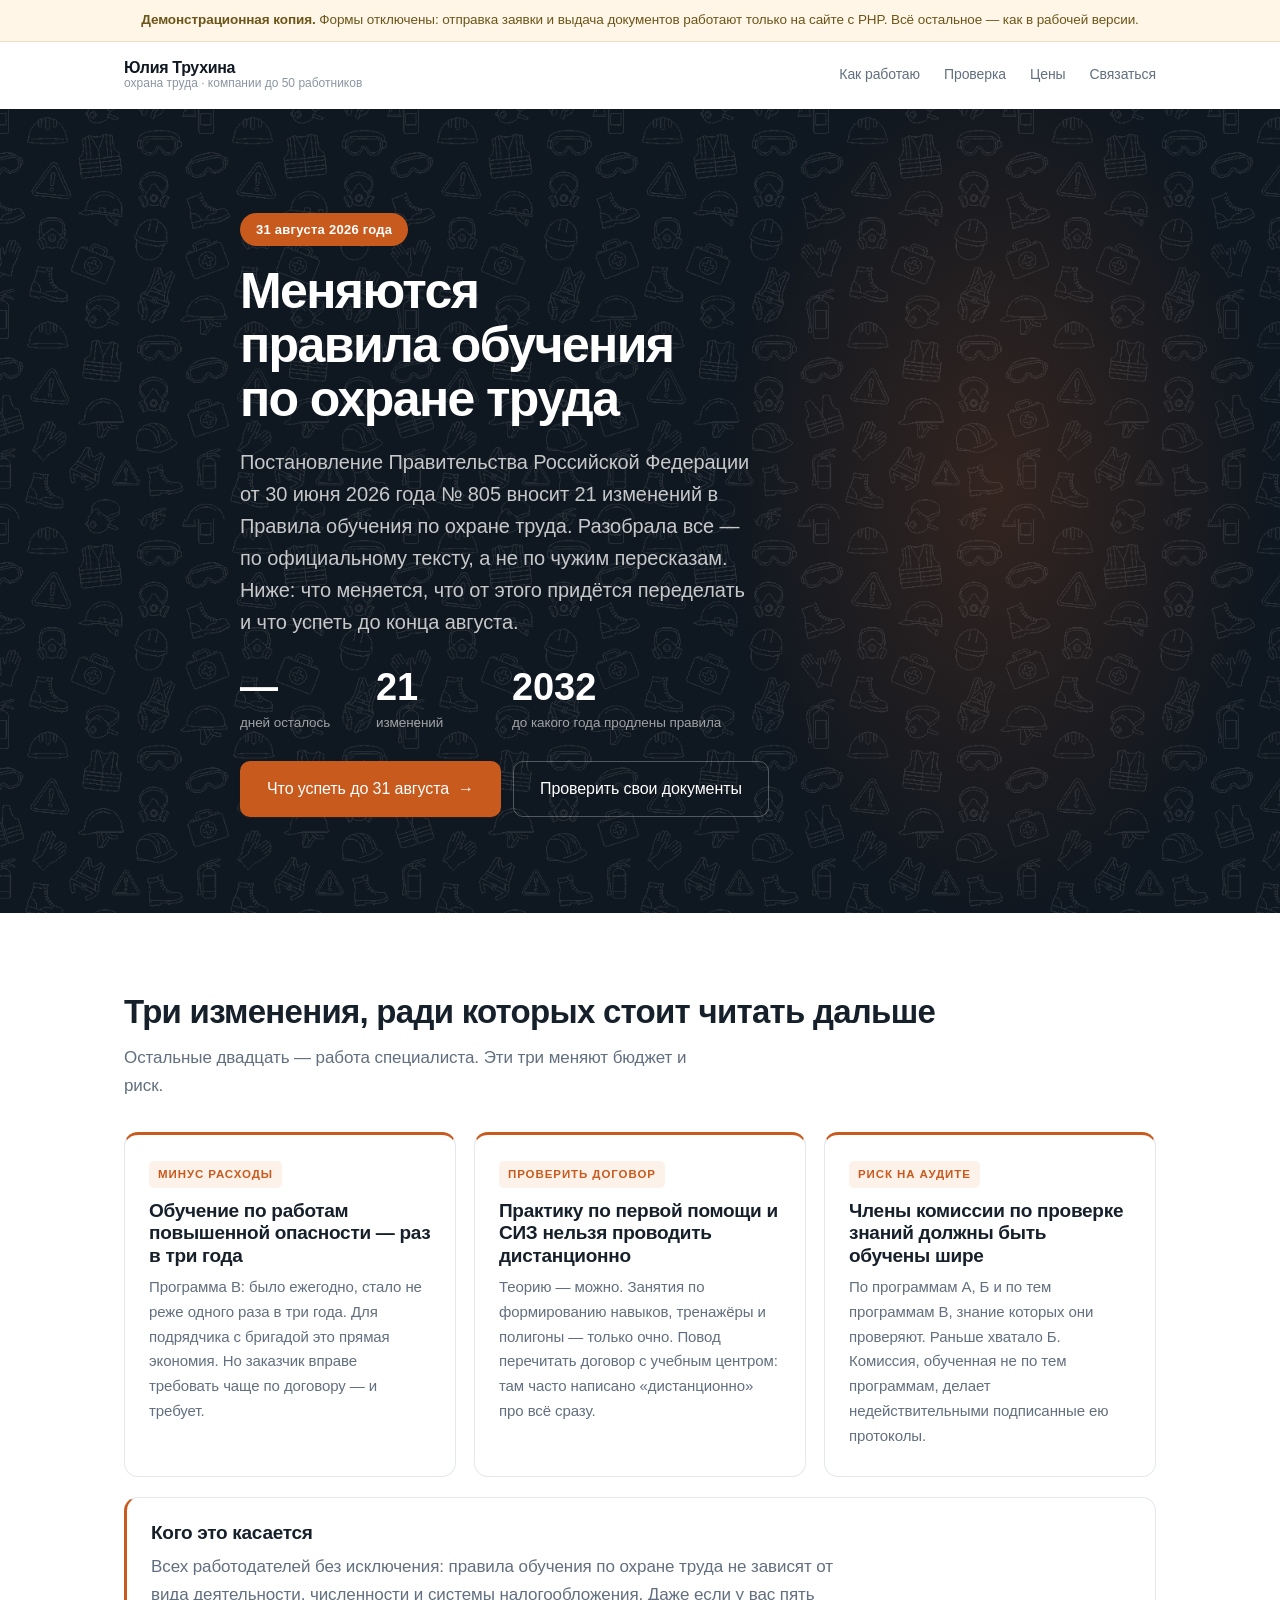
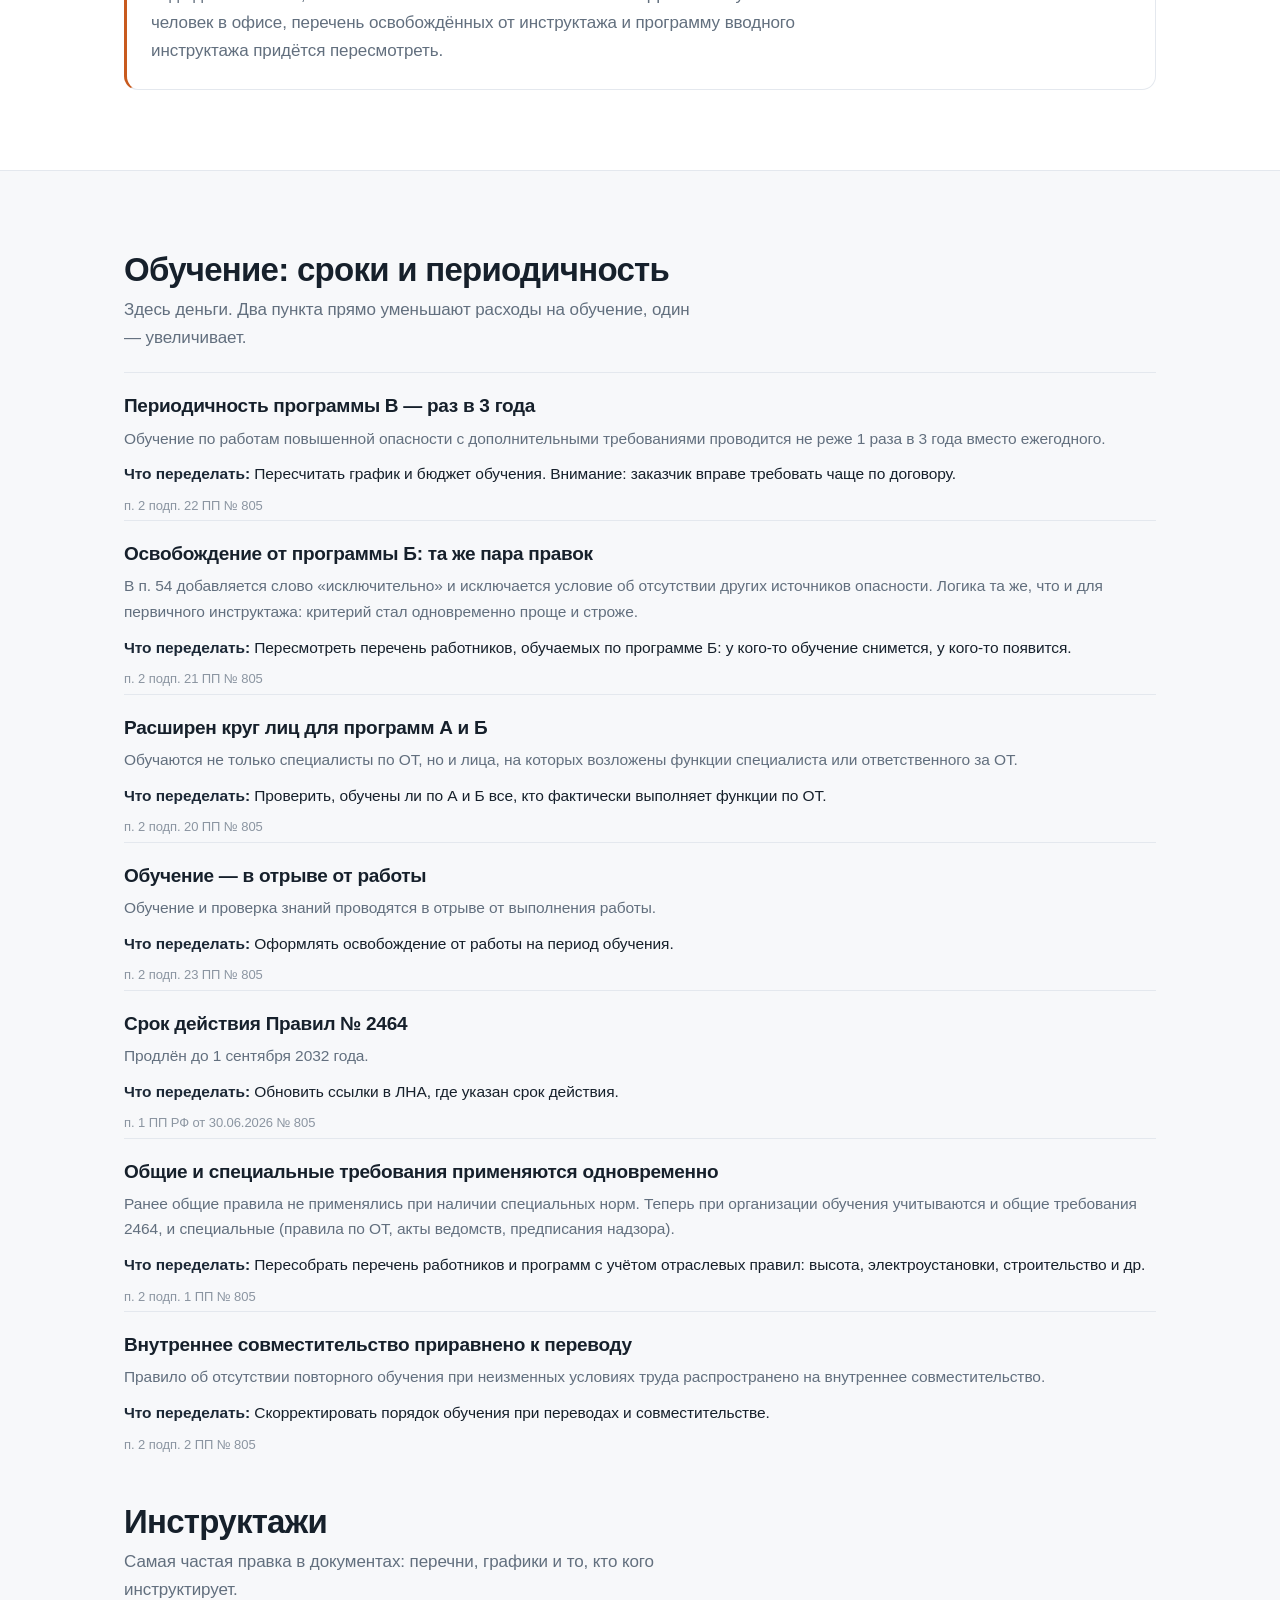
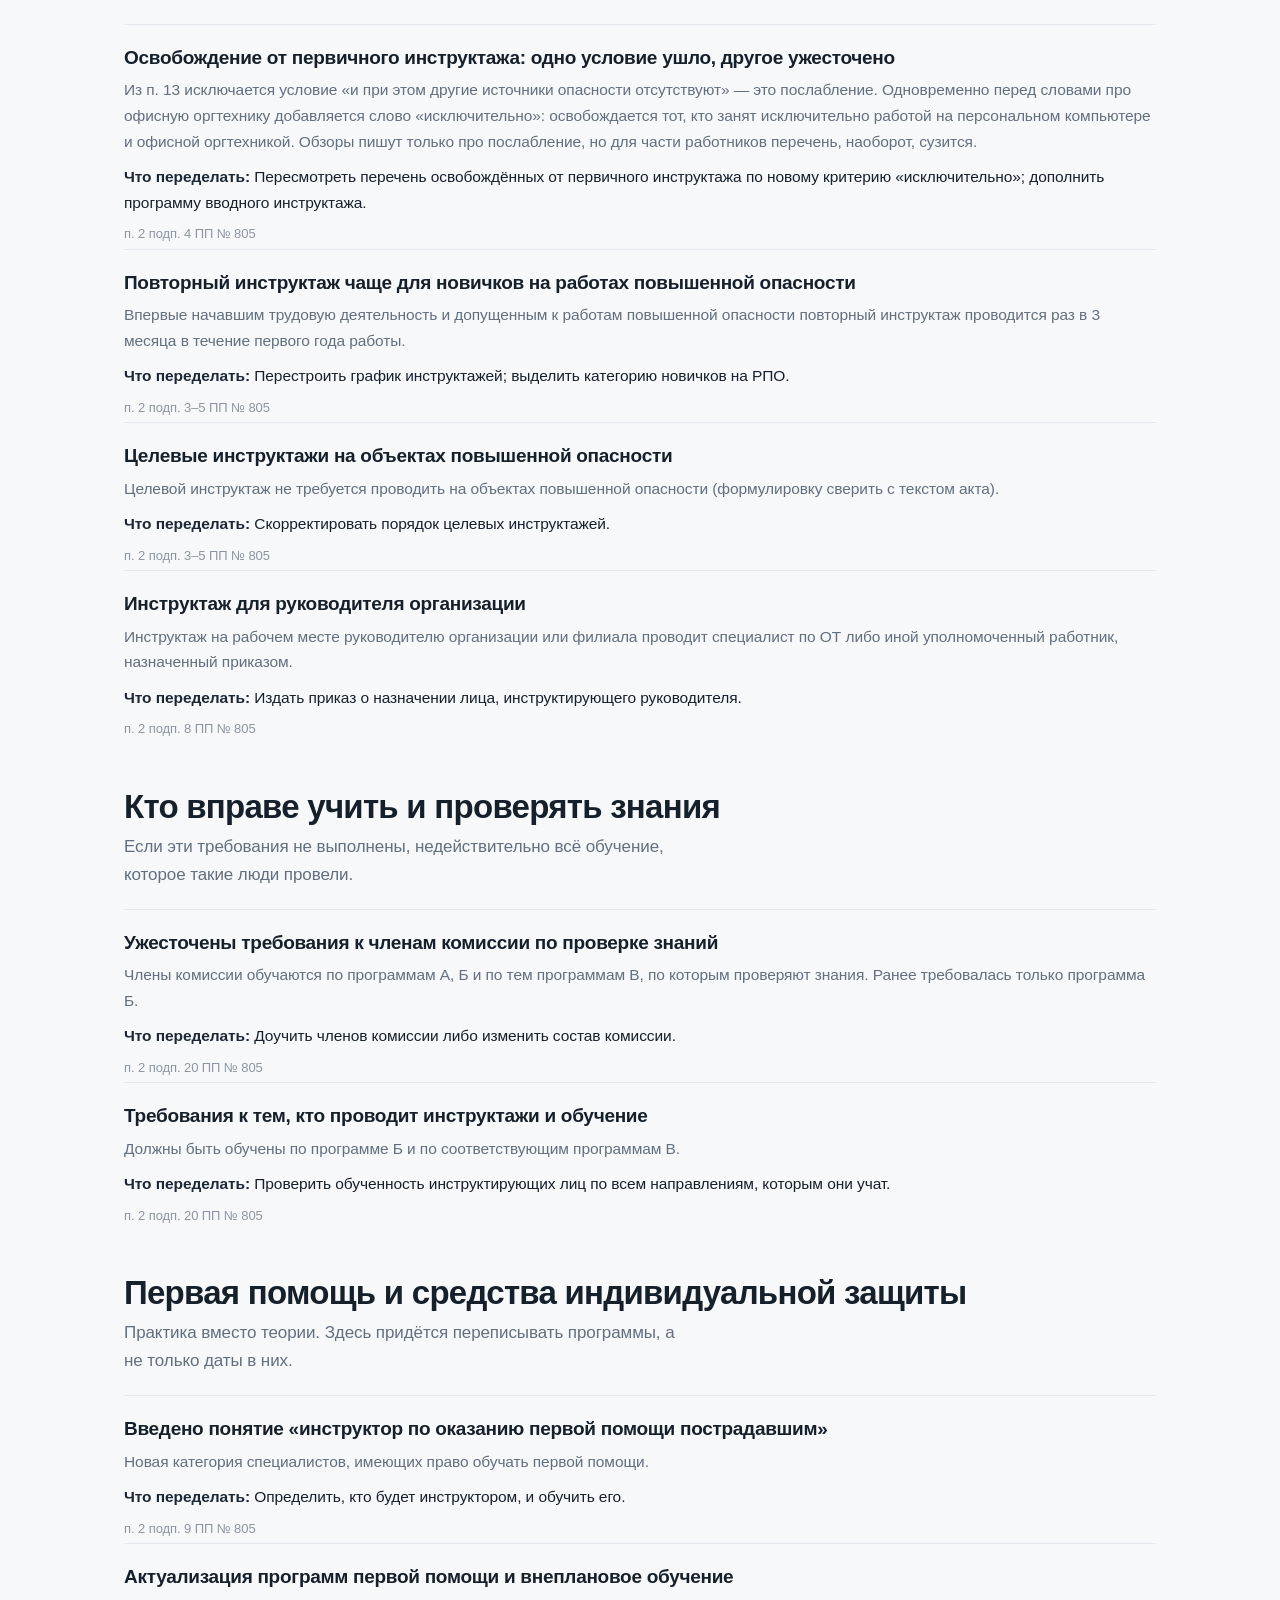
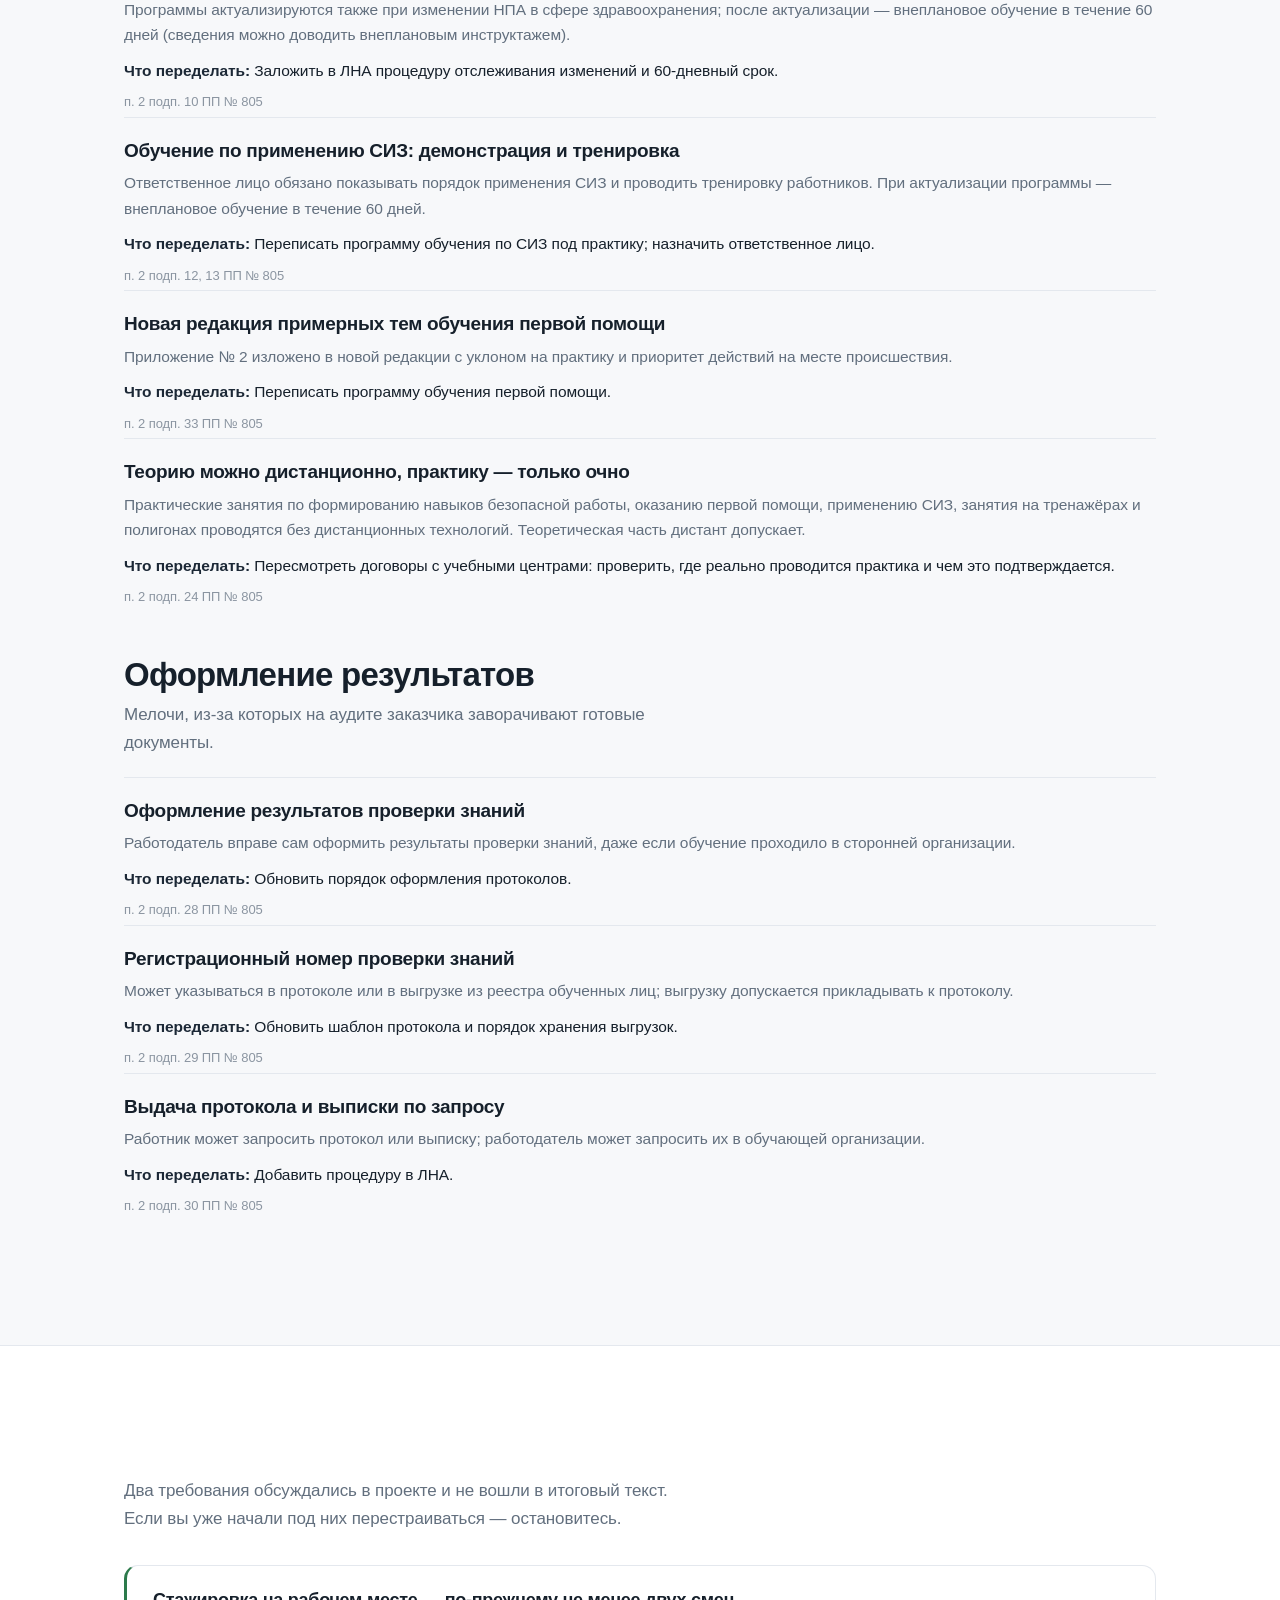
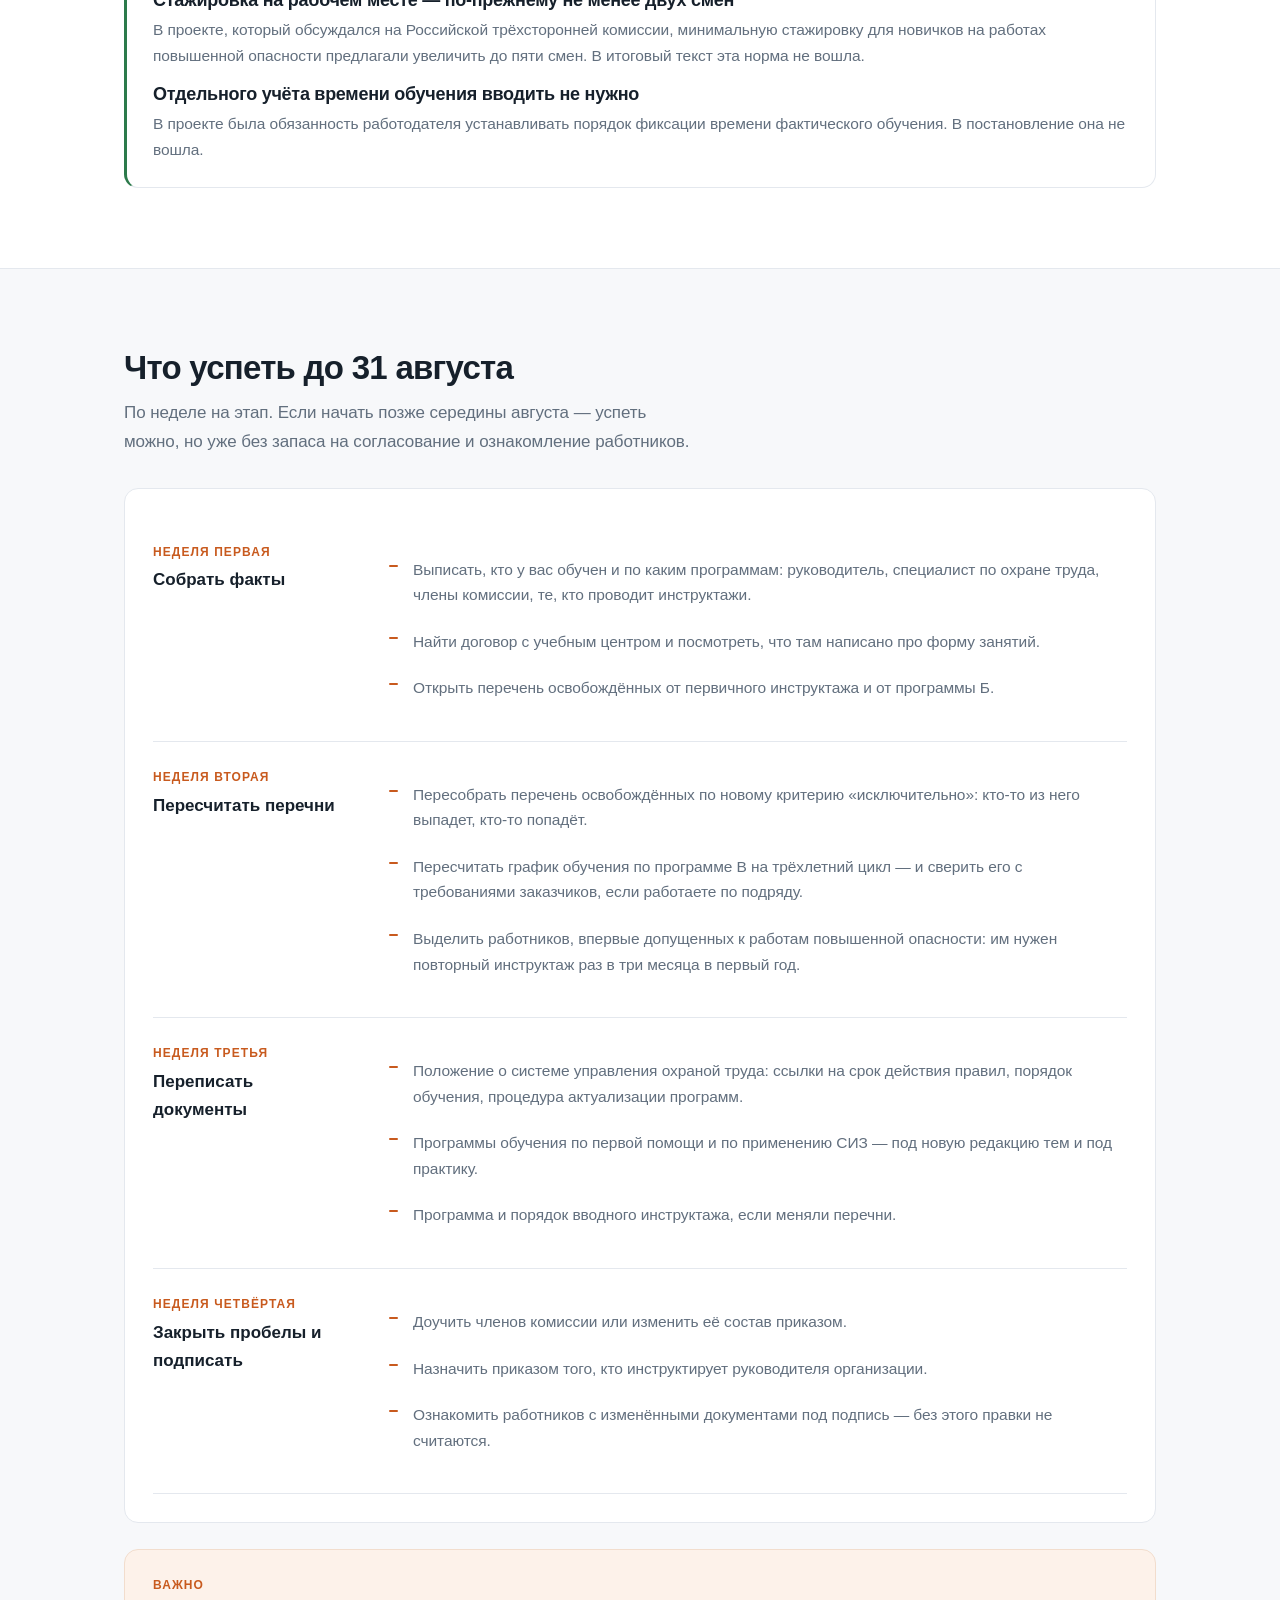
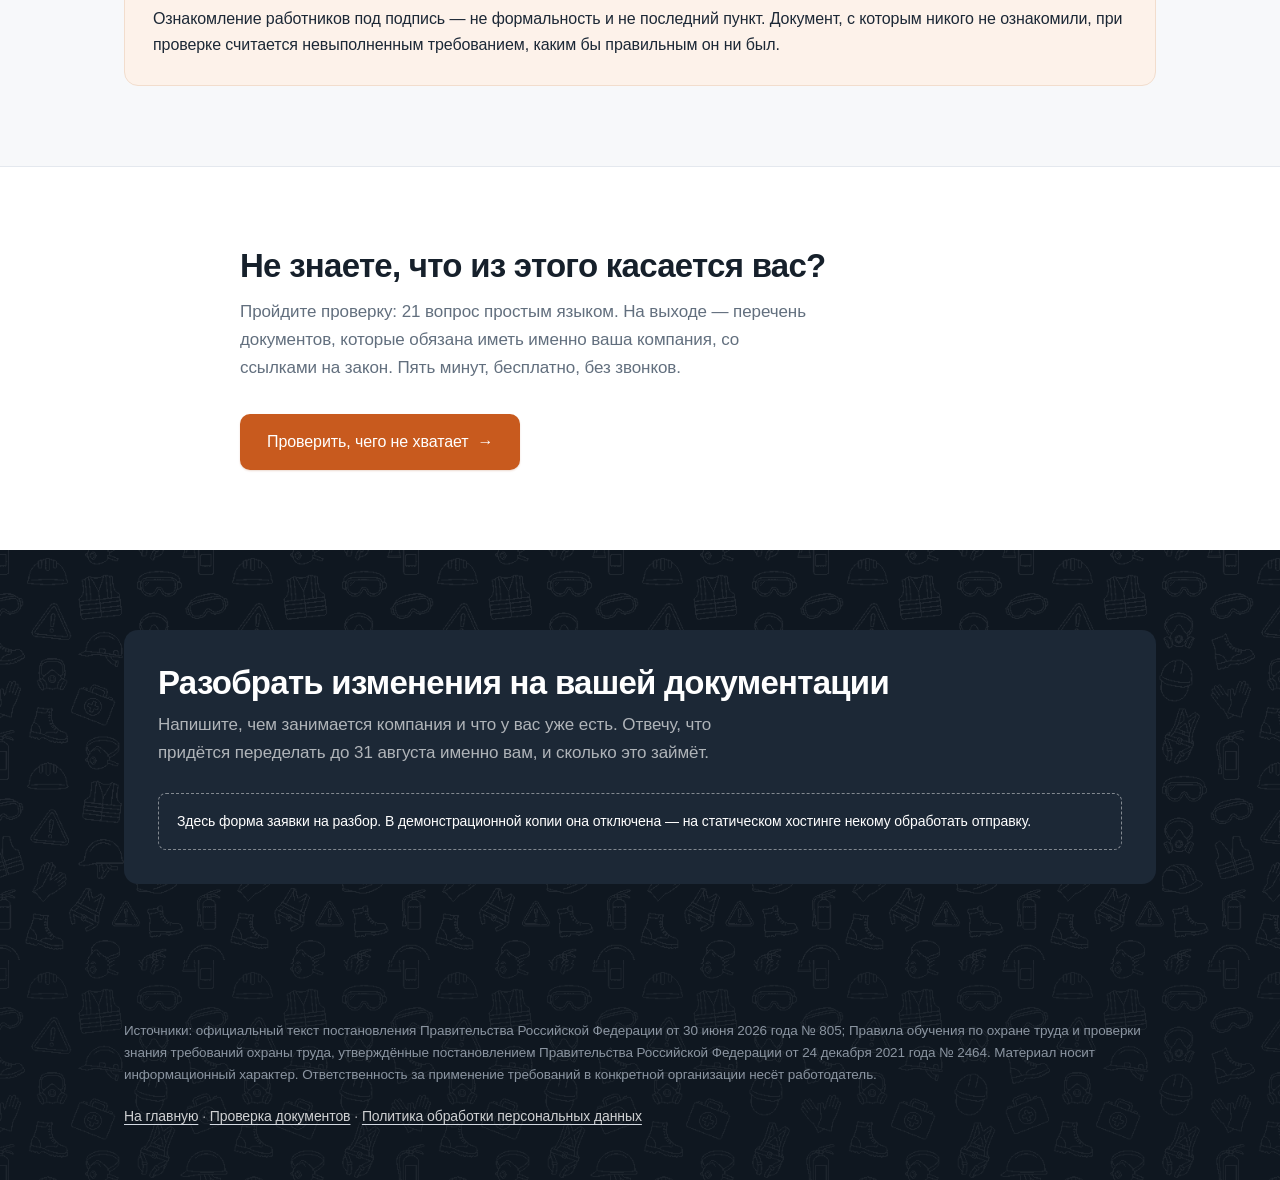
<file: izmeneniya-2026.html>
<!DOCTYPE html>
<html lang="ru">
<head>
<meta name="robots" content="noindex, nofollow">
<meta charset="utf-8">
<meta name="viewport" content="width=device-width, initial-scale=1">
<title>Что меняется в охране труда с 31 августа 2026 года — разбор постановления № 805</title>
<meta name="description" content="Постановление Правительства РФ от 30.06.2026 № 805: 23 изменений в правилах обучения по охране труда. Что переделать в документах и что успеть до 31 августа.">
<link rel="stylesheet" href="assets/site.css">
<style>
.badge-date{display:inline-block;background:var(--acc);color:#fff;border-radius:999px;
  padding:6px 16px;font-size:13px;font-weight:600;letter-spacing:.02em}
.countdown{display:flex;gap:26px;flex-wrap:wrap;margin-top:26px}
.countdown .c{min-width:110px}
.countdown .n{font-size:38px;font-weight:600;line-height:1;color:#fff}
.countdown .l{font-size:13.5px;color:rgba(255,255,255,.6);margin-top:6px}
.top3{display:grid;gap:18px;grid-template-columns:repeat(auto-fit,minmax(280px,1fr))}
.top3 .card .tag{display:inline-block;font-size:11.5px;font-weight:600;letter-spacing:.08em;
  text-transform:uppercase;color:var(--acc);background:var(--acc-soft);border-radius:5px;
  padding:4px 9px;margin-bottom:12px}
.grp{margin-bottom:44px}
.grp > h2{margin-bottom:6px}
.grp > .sub{margin-bottom:20px}
.ch{border-top:1px solid var(--line);padding:22px 0 4px}
.ch h3{margin-bottom:8px;font-size:19px}
.ch .what{color:var(--muted);font-size:15.5px;margin:0 0 10px}
.ch .todo{font-size:15.5px;margin:0 0 8px}
.ch .todo b{color:var(--ink-2)}
.ch .osn{font-size:13px;color:var(--muted-2);margin:0}
.notin{background:var(--paper);border:1px solid var(--line);border-left:3px solid var(--ok);
  border-radius:var(--r-lg);padding:24px 26px;margin-top:8px}
.notin h3{margin-bottom:6px;font-size:18px}
.notin p{color:var(--muted);font-size:15.5px;margin:0 0 16px}
.notin p:last-child{margin-bottom:0}
.plan{border-top:1px solid var(--line)}
.wk{display:grid;gap:24px;grid-template-columns:190px 1fr;padding:26px 0;border-bottom:1px solid var(--line)}
.wk .when{font-size:12px;font-weight:600;letter-spacing:.09em;text-transform:uppercase;color:var(--acc)}
.wk .when b{display:block;font-size:17px;letter-spacing:0;text-transform:none;color:var(--text);margin-top:4px}
.wk ul{margin:0;padding-left:20px}
.wk li{margin:7px 0;color:var(--muted);font-size:15.5px}
@media(max-width:700px){.wk{grid-template-columns:1fr;gap:10px}}
.src{font-size:13.5px;color:var(--muted-2);border-top:1px solid var(--line);padding-top:18px;margin-top:34px}
.src a{color:var(--muted)}
</style>
</head>
<body>
<div style="background:#fff6e8;border-bottom:1px solid #f0dfc6;color:#6b5518;font-size:13.5px;line-height:1.55;padding:10px 0;text-align:center"><div style="max-width:1080px;margin:0 auto;padding:0 24px"><b>Демонстрационная копия.</b> Формы отключены: отправка заявки и выдача документов работают только на сайте с PHP. Всё остальное — как в рабочей версии.</div></div>

<a class="skip" href="#glavnoe">К содержимому</a>

<header class="hdr">
  <div class="w">
    <a class="brand" href="index.html">Юлия Трухина<span>охрана труда · компании до 50 работников</span></a>
    <nav class="nav">
      <a href="index.html#how">Как работаю</a>
      <a href="diagnostika.html">Проверка</a>
      <a href="index.html#price">Цены</a>
      <a href="#zayavka">Связаться</a>
    </nav>
  </div>
</header>

<div class="hero" id="top">
  <div class="w w-narrow" style="padding-left:0;padding-right:0">
    <span class="badge-date" data-reveal>31 августа 2026 года</span>
    <h1 data-reveal style="--d:60ms;margin-top:18px">Меняются правила обучения по охране труда</h1>
    <p class="lead" data-reveal style="--d:120ms">Постановление Правительства Российской Федерации
      от 30 июня 2026 года № 805 вносит 21 изменений в Правила обучения по охране труда.
      Разобрала все — по официальному тексту, а не по чужим пересказам.
      Ниже: что меняется, что от этого придётся переделать и что успеть до конца августа.</p>
    <div class="countdown" data-reveal style="--d:180ms">
      <div class="c"><div class="n" id="days">—</div><div class="l">дней осталось</div></div>
      <div class="c"><div class="n">21</div><div class="l">изменений</div></div>
      <div class="c"><div class="n">2032</div><div class="l">до какого года продлены правила</div></div>
    </div>
    <div class="cta" data-reveal style="--d:240ms;margin-top:26px">
      <a class="btn btn-acc" href="#plan">Что успеть до 31 августа <span class="arw">→</span></a>
      <a class="btn btn-ghost" style="color:#fff;border-color:rgba(255,255,255,.28)" href="diagnostika.html">Проверить свои документы</a>
    </div>
  </div>
</div>

<section id="glavnoe">
  <div class="w">
    <h2 data-reveal>Три изменения, ради которых стоит читать дальше</h2>
    <p class="sub" data-reveal>Остальные двадцать — работа специалиста. Эти три меняют бюджет и риск.</p>
    <div class="top3">
        <div class="card mark" data-reveal>
          <span class="tag">минус расходы</span>
          <h3>Обучение по работам повышенной опасности — раз в три года</h3>
          <p>Программа В: было ежегодно, стало не реже одного раза в три года. Для подрядчика с бригадой это прямая экономия. Но заказчик вправе требовать чаще по договору — и требует.</p>
        </div>
        <div class="card mark" data-reveal>
          <span class="tag">проверить договор</span>
          <h3>Практику по первой помощи и СИЗ нельзя проводить дистанционно</h3>
          <p>Теорию — можно. Занятия по формированию навыков, тренажёры и полигоны — только очно. Повод перечитать договор с учебным центром: там часто написано «дистанционно» про всё сразу.</p>
        </div>
        <div class="card mark" data-reveal>
          <span class="tag">риск на аудите</span>
          <h3>Члены комиссии по проверке знаний должны быть обучены шире</h3>
          <p>По программам А, Б и по тем программам В, знание которых они проверяют. Раньше хватало Б. Комиссия, обученная не по тем программам, делает недействительными подписанные ею протоколы.</p>
        </div>
    </div>
    <div class="strip" data-reveal>
      <h3>Кого это касается</h3>
      <p>Всех работодателей без исключения: правила обучения по охране труда не зависят от вида
      деятельности, численности и системы налогообложения. Даже если у вас пять человек в офисе,
      перечень освобождённых от инструктажа и программу вводного инструктажа придётся пересмотреть.</p>
    </div>
  </div>
</section>

<section class="alt">
  <div class="w">
    <div class="grp">
      <h2 data-reveal>Обучение: сроки и периодичность</h2>
      <p class="sub" data-reveal>Здесь деньги. Два пункта прямо уменьшают расходы на обучение, один — увеличивает.</p>
      <article class="ch" data-reveal>
        <h3>Периодичность программы В — раз в 3 года</h3>
        <p class="what">Обучение по работам повышенной опасности с дополнительными требованиями проводится не реже 1 раза в 3 года вместо ежегодного.</p>
        <p class="todo"><b>Что переделать:</b> Пересчитать график и бюджет обучения. Внимание: заказчик вправе требовать чаще по договору.</p>
        <p class="osn">п. 2 подп. 22 ПП № 805</p>
      </article>
      <article class="ch" data-reveal>
        <h3>Освобождение от программы Б: та же пара правок</h3>
        <p class="what">В п. 54 добавляется слово «исключительно» и исключается условие об отсутствии других источников опасности. Логика та же, что и для первичного инструктажа: критерий стал одновременно проще и строже.</p>
        <p class="todo"><b>Что переделать:</b> Пересмотреть перечень работников, обучаемых по программе Б: у кого-то обучение снимется, у кого-то появится.</p>
        <p class="osn">п. 2 подп. 21 ПП № 805</p>
      </article>
      <article class="ch" data-reveal>
        <h3>Расширен круг лиц для программ А и Б</h3>
        <p class="what">Обучаются не только специалисты по ОТ, но и лица, на которых возложены функции специалиста или ответственного за ОТ.</p>
        <p class="todo"><b>Что переделать:</b> Проверить, обучены ли по А и Б все, кто фактически выполняет функции по ОТ.</p>
        <p class="osn">п. 2 подп. 20 ПП № 805</p>
      </article>
      <article class="ch" data-reveal>
        <h3>Обучение — в отрыве от работы</h3>
        <p class="what">Обучение и проверка знаний проводятся в отрыве от выполнения работы.</p>
        <p class="todo"><b>Что переделать:</b> Оформлять освобождение от работы на период обучения.</p>
        <p class="osn">п. 2 подп. 23 ПП № 805</p>
      </article>
      <article class="ch" data-reveal>
        <h3>Срок действия Правил № 2464</h3>
        <p class="what">Продлён до 1 сентября 2032 года.</p>
        <p class="todo"><b>Что переделать:</b> Обновить ссылки в ЛНА, где указан срок действия.</p>
        <p class="osn">п. 1 ПП РФ от 30.06.2026 № 805</p>
      </article>
      <article class="ch" data-reveal>
        <h3>Общие и специальные требования применяются одновременно</h3>
        <p class="what">Ранее общие правила не применялись при наличии специальных норм. Теперь при организации обучения учитываются и общие требования 2464, и специальные (правила по ОТ, акты ведомств, предписания надзора).</p>
        <p class="todo"><b>Что переделать:</b> Пересобрать перечень работников и программ с учётом отраслевых правил: высота, электроустановки, строительство и др.</p>
        <p class="osn">п. 2 подп. 1 ПП № 805</p>
      </article>
      <article class="ch" data-reveal>
        <h3>Внутреннее совместительство приравнено к переводу</h3>
        <p class="what">Правило об отсутствии повторного обучения при неизменных условиях труда распространено на внутреннее совместительство.</p>
        <p class="todo"><b>Что переделать:</b> Скорректировать порядок обучения при переводах и совместительстве.</p>
        <p class="osn">п. 2 подп. 2 ПП № 805</p>
      </article>
    </div>
    <div class="grp">
      <h2 data-reveal>Инструктажи</h2>
      <p class="sub" data-reveal>Самая частая правка в документах: перечни, графики и то, кто кого инструктирует.</p>
      <article class="ch" data-reveal>
        <h3>Освобождение от первичного инструктажа: одно условие ушло, другое ужесточено</h3>
        <p class="what">Из п. 13 исключается условие «и при этом другие источники опасности отсутствуют» — это послабление. Одновременно перед словами про офисную оргтехнику добавляется слово «исключительно»: освобождается тот, кто занят исключительно работой на персональном компьютере и офисной оргтехникой. Обзоры пишут только про послабление, но для части работников перечень, наоборот, сузится.</p>
        <p class="todo"><b>Что переделать:</b> Пересмотреть перечень освобождённых от первичного инструктажа по новому критерию «исключительно»; дополнить программу вводного инструктажа.</p>
        <p class="osn">п. 2 подп. 4 ПП № 805</p>
      </article>
      <article class="ch" data-reveal>
        <h3>Повторный инструктаж чаще для новичков на работах повышенной опасности</h3>
        <p class="what">Впервые начавшим трудовую деятельность и допущенным к работам повышенной опасности повторный инструктаж проводится раз в 3 месяца в течение первого года работы.</p>
        <p class="todo"><b>Что переделать:</b> Перестроить график инструктажей; выделить категорию новичков на РПО.</p>
        <p class="osn">п. 2 подп. 3–5 ПП № 805</p>
      </article>
      <article class="ch" data-reveal>
        <h3>Целевые инструктажи на объектах повышенной опасности</h3>
        <p class="what">Целевой инструктаж не требуется проводить на объектах повышенной опасности (формулировку сверить с текстом акта).</p>
        <p class="todo"><b>Что переделать:</b> Скорректировать порядок целевых инструктажей.</p>
        <p class="osn">п. 2 подп. 3–5 ПП № 805</p>
      </article>
      <article class="ch" data-reveal>
        <h3>Инструктаж для руководителя организации</h3>
        <p class="what">Инструктаж на рабочем месте руководителю организации или филиала проводит специалист по ОТ либо иной уполномоченный работник, назначенный приказом.</p>
        <p class="todo"><b>Что переделать:</b> Издать приказ о назначении лица, инструктирующего руководителя.</p>
        <p class="osn">п. 2 подп. 8 ПП № 805</p>
      </article>
    </div>
    <div class="grp">
      <h2 data-reveal>Кто вправе учить и проверять знания</h2>
      <p class="sub" data-reveal>Если эти требования не выполнены, недействительно всё обучение, которое такие люди провели.</p>
      <article class="ch" data-reveal>
        <h3>Ужесточены требования к членам комиссии по проверке знаний</h3>
        <p class="what">Члены комиссии обучаются по программам А, Б и по тем программам В, по которым проверяют знания. Ранее требовалась только программа Б.</p>
        <p class="todo"><b>Что переделать:</b> Доучить членов комиссии либо изменить состав комиссии.</p>
        <p class="osn">п. 2 подп. 20 ПП № 805</p>
      </article>
      <article class="ch" data-reveal>
        <h3>Требования к тем, кто проводит инструктажи и обучение</h3>
        <p class="what">Должны быть обучены по программе Б и по соответствующим программам В.</p>
        <p class="todo"><b>Что переделать:</b> Проверить обученность инструктирующих лиц по всем направлениям, которым они учат.</p>
        <p class="osn">п. 2 подп. 20 ПП № 805</p>
      </article>
    </div>
    <div class="grp">
      <h2 data-reveal>Первая помощь и средства индивидуальной защиты</h2>
      <p class="sub" data-reveal>Практика вместо теории. Здесь придётся переписывать программы, а не только даты в них.</p>
      <article class="ch" data-reveal>
        <h3>Введено понятие «инструктор по оказанию первой помощи пострадавшим»</h3>
        <p class="what">Новая категория специалистов, имеющих право обучать первой помощи.</p>
        <p class="todo"><b>Что переделать:</b> Определить, кто будет инструктором, и обучить его.</p>
        <p class="osn">п. 2 подп. 9 ПП № 805</p>
      </article>
      <article class="ch" data-reveal>
        <h3>Актуализация программ первой помощи и внеплановое обучение</h3>
        <p class="what">Программы актуализируются также при изменении НПА в сфере здравоохранения; после актуализации — внеплановое обучение в течение 60 дней (сведения можно доводить внеплановым инструктажем).</p>
        <p class="todo"><b>Что переделать:</b> Заложить в ЛНА процедуру отслеживания изменений и 60-дневный срок.</p>
        <p class="osn">п. 2 подп. 10 ПП № 805</p>
      </article>
      <article class="ch" data-reveal>
        <h3>Обучение по применению СИЗ: демонстрация и тренировка</h3>
        <p class="what">Ответственное лицо обязано показывать порядок применения СИЗ и проводить тренировку работников. При актуализации программы — внеплановое обучение в течение 60 дней.</p>
        <p class="todo"><b>Что переделать:</b> Переписать программу обучения по СИЗ под практику; назначить ответственное лицо.</p>
        <p class="osn">п. 2 подп. 12, 13 ПП № 805</p>
      </article>
      <article class="ch" data-reveal>
        <h3>Новая редакция примерных тем обучения первой помощи</h3>
        <p class="what">Приложение № 2 изложено в новой редакции с уклоном на практику и приоритет действий на месте происшествия.</p>
        <p class="todo"><b>Что переделать:</b> Переписать программу обучения первой помощи.</p>
        <p class="osn">п. 2 подп. 33 ПП № 805</p>
      </article>
      <article class="ch" data-reveal>
        <h3>Теорию можно дистанционно, практику — только очно</h3>
        <p class="what">Практические занятия по формированию навыков безопасной работы, оказанию первой помощи, применению СИЗ, занятия на тренажёрах и полигонах проводятся без дистанционных технологий. Теоретическая часть дистант допускает.</p>
        <p class="todo"><b>Что переделать:</b> Пересмотреть договоры с учебными центрами: проверить, где реально проводится практика и чем это подтверждается.</p>
        <p class="osn">п. 2 подп. 24 ПП № 805</p>
      </article>
    </div>
    <div class="grp">
      <h2 data-reveal>Оформление результатов</h2>
      <p class="sub" data-reveal>Мелочи, из-за которых на аудите заказчика заворачивают готовые документы.</p>
      <article class="ch" data-reveal>
        <h3>Оформление результатов проверки знаний</h3>
        <p class="what">Работодатель вправе сам оформить результаты проверки знаний, даже если обучение проходило в сторонней организации.</p>
        <p class="todo"><b>Что переделать:</b> Обновить порядок оформления протоколов.</p>
        <p class="osn">п. 2 подп. 28 ПП № 805</p>
      </article>
      <article class="ch" data-reveal>
        <h3>Регистрационный номер проверки знаний</h3>
        <p class="what">Может указываться в протоколе или в выгрузке из реестра обученных лиц; выгрузку допускается прикладывать к протоколу.</p>
        <p class="todo"><b>Что переделать:</b> Обновить шаблон протокола и порядок хранения выгрузок.</p>
        <p class="osn">п. 2 подп. 29 ПП № 805</p>
      </article>
      <article class="ch" data-reveal>
        <h3>Выдача протокола и выписки по запросу</h3>
        <p class="what">Работник может запросить протокол или выписку; работодатель может запросить их в обучающей организации.</p>
        <p class="todo"><b>Что переделать:</b> Добавить процедуру в ЛНА.</p>
        <p class="osn">п. 2 подп. 30 ПП № 805</p>
      </article>
    </div>
  </div>
</section>

<section>
  <div class="w">
    <h2 data-reveal>Чего в постановлении нет, хотя об этом пишут</h2>
    <p class="sub" data-reveal>Два требования обсуждались в проекте и не вошли в итоговый текст.
      Если вы уже начали под них перестраиваться — остановитесь.</p>
    <div class="notin" data-reveal>
        <h3>Стажировка на рабочем месте — по-прежнему не менее двух смен</h3>
        <p>В проекте, который обсуждался на Российской трёхсторонней комиссии, минимальную стажировку для новичков на работах повышенной опасности предлагали увеличить до пяти смен. В итоговый текст эта норма не вошла.</p>
        <h3>Отдельного учёта времени обучения вводить не нужно</h3>
        <p>В проекте была обязанность работодателя устанавливать порядок фиксации времени фактического обучения. В постановление она не вошла.</p>
    </div>
  </div>
</section>

<section class="alt" id="plan">
  <div class="w">
    <h2 data-reveal>Что успеть до 31 августа</h2>
    <p class="sub" data-reveal>По неделе на этап. Если начать позже середины августа — успеть можно,
      но уже без запаса на согласование и ознакомление работников.</p>
    <div class="plan">
      <div class="wk" data-reveal>
        <div class="when">Неделя первая<b>Собрать факты</b></div>
        <ul><li>Выписать, кто у вас обучен и по каким программам: руководитель, специалист по охране труда, члены комиссии, те, кто проводит инструктажи.</li><li>Найти договор с учебным центром и посмотреть, что там написано про форму занятий.</li><li>Открыть перечень освобождённых от первичного инструктажа и от программы Б.</li></ul>
      </div>
      <div class="wk" data-reveal>
        <div class="when">Неделя вторая<b>Пересчитать перечни</b></div>
        <ul><li>Пересобрать перечень освобождённых по новому критерию «исключительно»: кто-то из него выпадет, кто-то попадёт.</li><li>Пересчитать график обучения по программе В на трёхлетний цикл — и сверить его с требованиями заказчиков, если работаете по подряду.</li><li>Выделить работников, впервые допущенных к работам повышенной опасности: им нужен повторный инструктаж раз в три месяца в первый год.</li></ul>
      </div>
      <div class="wk" data-reveal>
        <div class="when">Неделя третья<b>Переписать документы</b></div>
        <ul><li>Положение о системе управления охраной труда: ссылки на срок действия правил, порядок обучения, процедура актуализации программ.</li><li>Программы обучения по первой помощи и по применению СИЗ — под новую редакцию тем и под практику.</li><li>Программа и порядок вводного инструктажа, если меняли перечни.</li></ul>
      </div>
      <div class="wk" data-reveal>
        <div class="when">Неделя четвёртая<b>Закрыть пробелы и подписать</b></div>
        <ul><li>Доучить членов комиссии или изменить её состав приказом.</li><li>Назначить приказом того, кто инструктирует руководителя организации.</li><li>Ознакомить работников с изменёнными документами под подпись — без этого правки не считаются.</li></ul>
      </div>
    </div>
    <div class="callout" data-reveal style="margin-top:26px">
      <div class="when">Важно</div>
      <p>Ознакомление работников под подпись — не формальность и не последний пункт.
      Документ, с которым никого не ознакомили, при проверке считается невыполненным требованием,
      каким бы правильным он ни был.</p>
    </div>
  </div>
</section>

<section>
  <div class="w w-narrow" style="padding-left:0;padding-right:0">
    <h2 data-reveal>Не знаете, что из этого касается вас?</h2>
    <p class="sub" data-reveal>Пройдите проверку: 21 вопрос простым языком. На выходе — перечень
      документов, которые обязана иметь именно ваша компания, со ссылками на закон.
      Пять минут, бесплатно, без звонков.</p>
    <div class="cta" data-reveal>
      <a class="btn btn-acc" href="diagnostika.html">Проверить, чего не хватает <span class="arw">→</span></a>
    </div>
  </div>
</section>

<section class="dark" id="zayavka">
  <div class="w">
    <div class="form" data-reveal style="background:var(--ink-2)">
      <h2>Разобрать изменения на вашей документации</h2>
      <p class="sub">Напишите, чем занимается компания и что у вас уже есть.
        Отвечу, что придётся переделать до 31 августа именно вам, и сколько это займёт.</p>
      <div style="border:1px dashed rgba(255,255,255,.45);border-radius:8px;padding:16px 18px;font-size:14px;line-height:1.6">Здесь форма заявки на разбор. В демонстрационной копии она отключена — на статическом хостинге некому обработать отправку.</div>
    </div>
  </div>
</section>

<footer>
  <div class="w">
    <p class="src" style="border:0;margin:0;padding:0">
      Источники: официальный текст постановления Правительства Российской Федерации
      от 30 июня 2026 года № 805; Правила обучения по охране труда и проверки знания требований
      охраны труда, утверждённые постановлением Правительства Российской Федерации
      от 24 декабря 2021 года № 2464. Материал носит информационный характер.
      Ответственность за применение требований в конкретной организации несёт работодатель.
    </p>
    <p style="margin-top:18px"><a href="index.html">На главную</a> ·
      <a href="diagnostika.html">Проверка документов</a> ·
      <a href="politika.html">Политика обработки персональных данных</a></p>
  </div>
</footer>


<script src="assets/site.js"></script>
<script>
document.getElementById('ts').value = Math.floor(Date.now() / 1000);

/* Сколько дней осталось. Считаем в браузере, чтобы страница не устаревала:
   иначе число пришлось бы править вручную каждый день. */
(function () {
  var el = document.getElementById('days');
  if (!el) return;
  var left = Math.ceil((new Date(2026, 7, 31) - new Date()) / 86400000);
  if (left > 0) {
    el.textContent = left;
  } else {
    el.textContent = '0';
    el.nextElementSibling.textContent = left === 0 ? 'сегодня вступает в силу' : 'уже действует';
  }
})();

async function sendForm(e) {
  e.preventDefault();
  var form = document.getElementById('zform');
  var btn = document.getElementById('zbtn');
  var m = document.getElementById('fmsg');
  m.style.display = 'block';
  m.textContent = 'Отправляем…';
  btn.disabled = true;
  try {
    var r = await Promise.reject(new Error('демонстрационная копия: отправка отключена'));
    var d;
    try { d = await r.json(); }
    catch (err) {
      m.textContent = 'Сервер ответил не так, как ожидалось. Похоже, страница открыта как файл, '
        + 'без веб-сервера — тогда PHP не работает. Откройте сайт через локальный сервер.';
      btn.disabled = false;
      return false;
    }
    m.textContent = '';
    var b = document.createElement('b');
    b.textContent = d.ok ? 'Готово. ' : 'Не отправлено. ';
    m.appendChild(b);
    m.appendChild(document.createTextNode(d.msg || ''));
    if (d.ok) { form.reset(); document.getElementById('ts').value = Math.floor(Date.now() / 1000); }
  } catch (err) {
    m.textContent = 'Не удалось связаться с сервером. Проверьте, запущен ли веб-сервер.';
  }
  btn.disabled = false;
  return false;
}
</script>

</body>
</html>
</file>
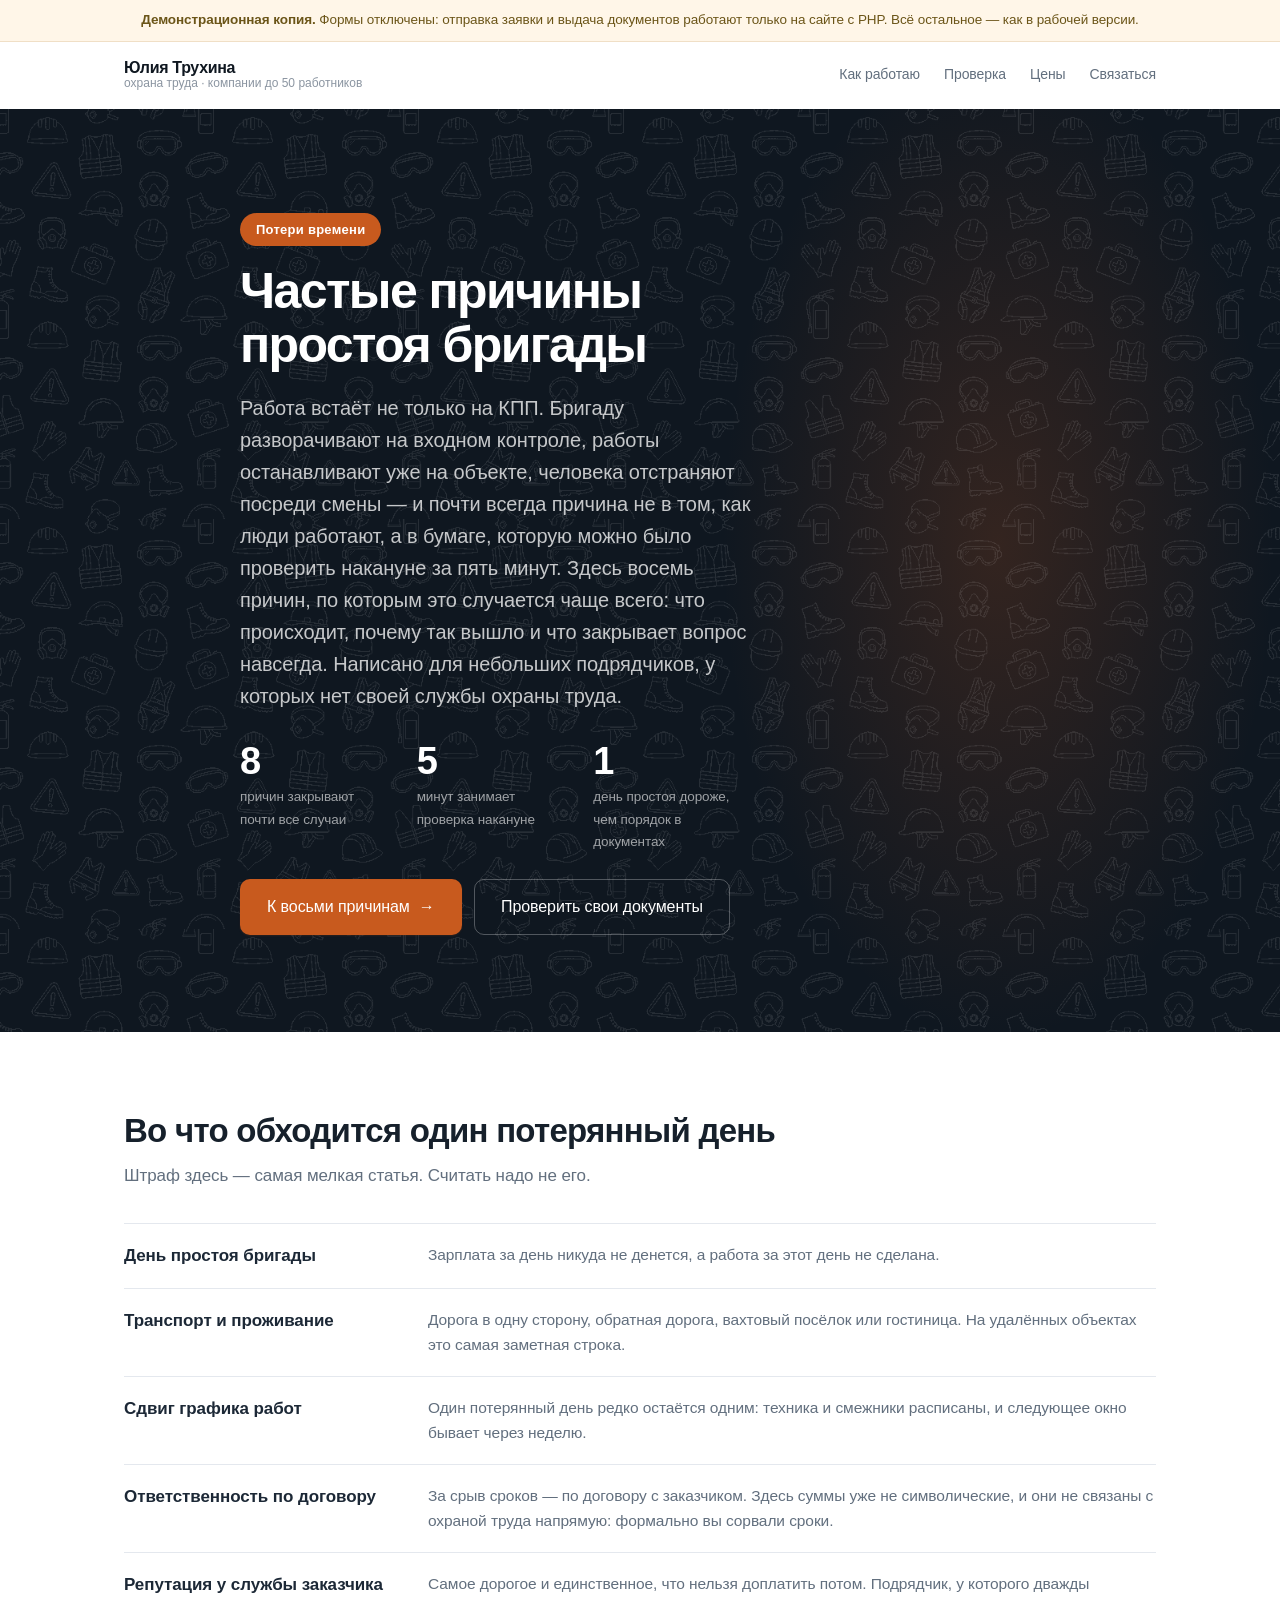
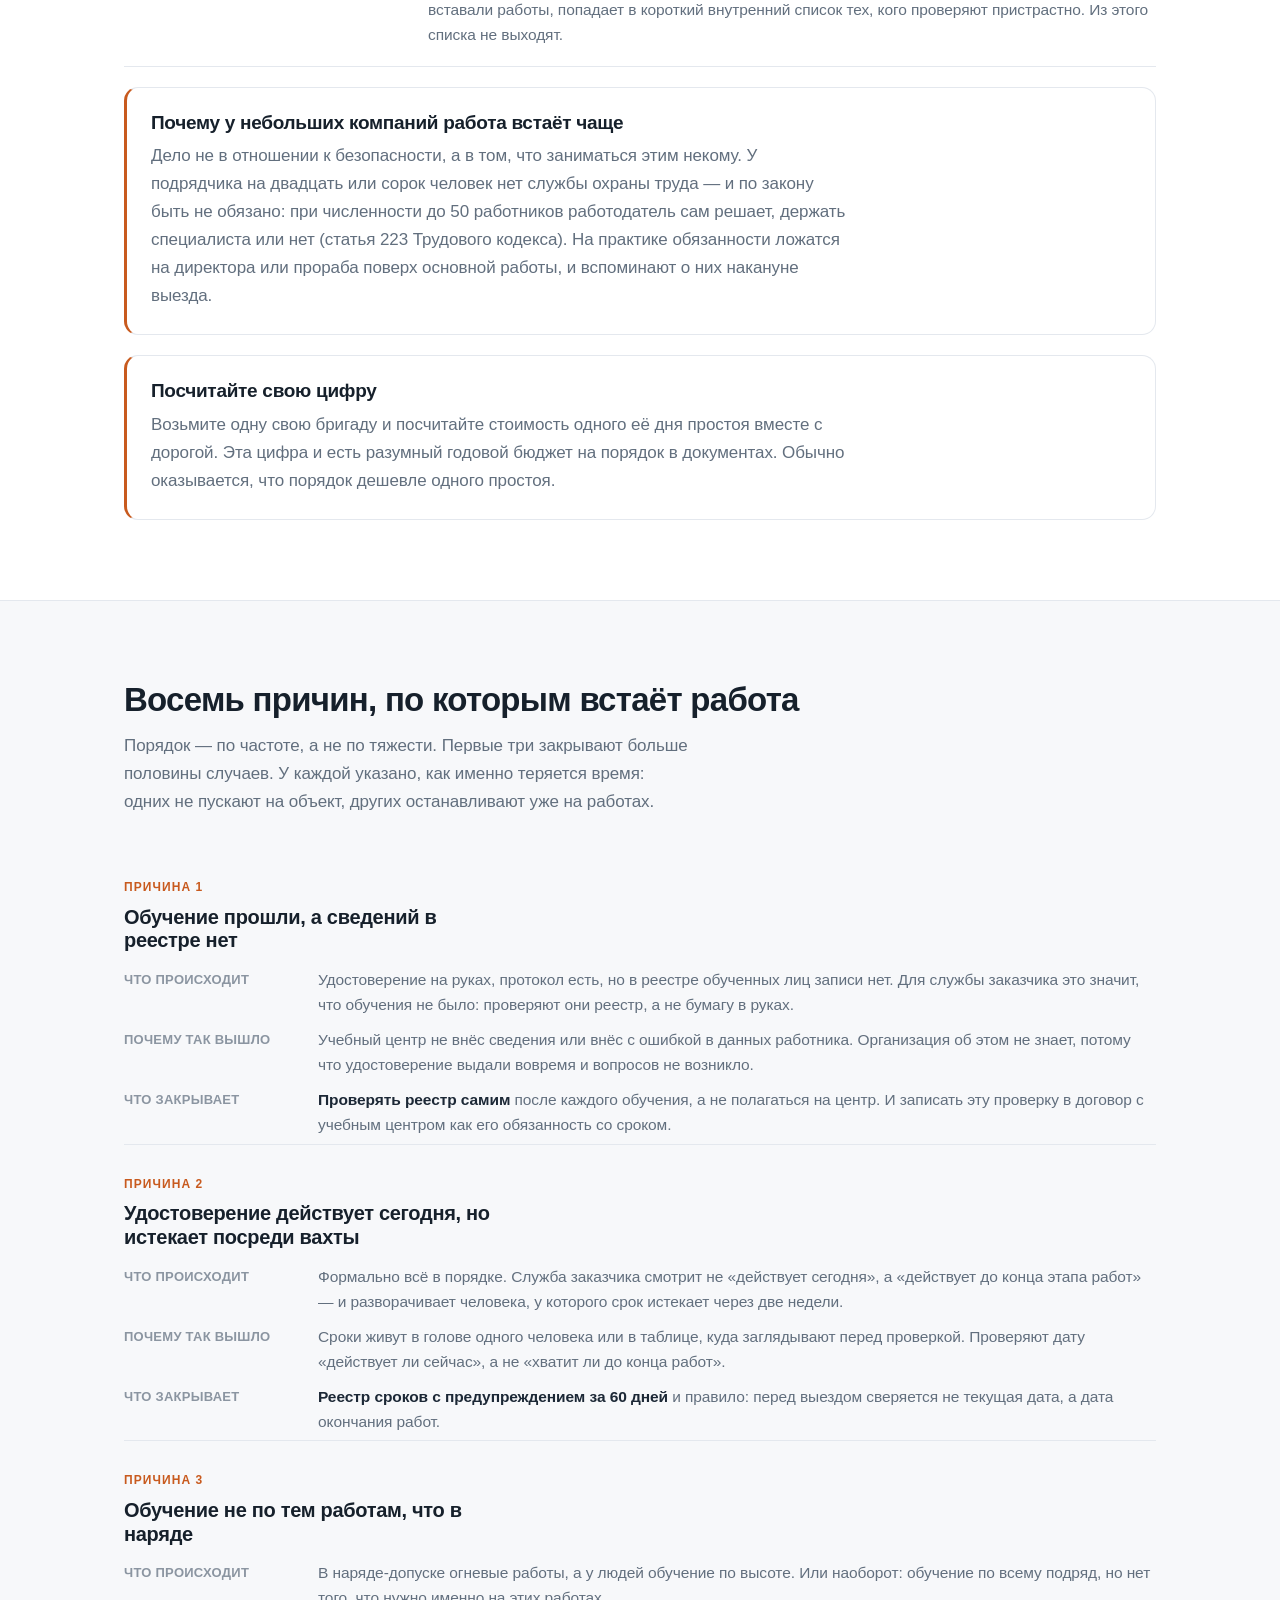
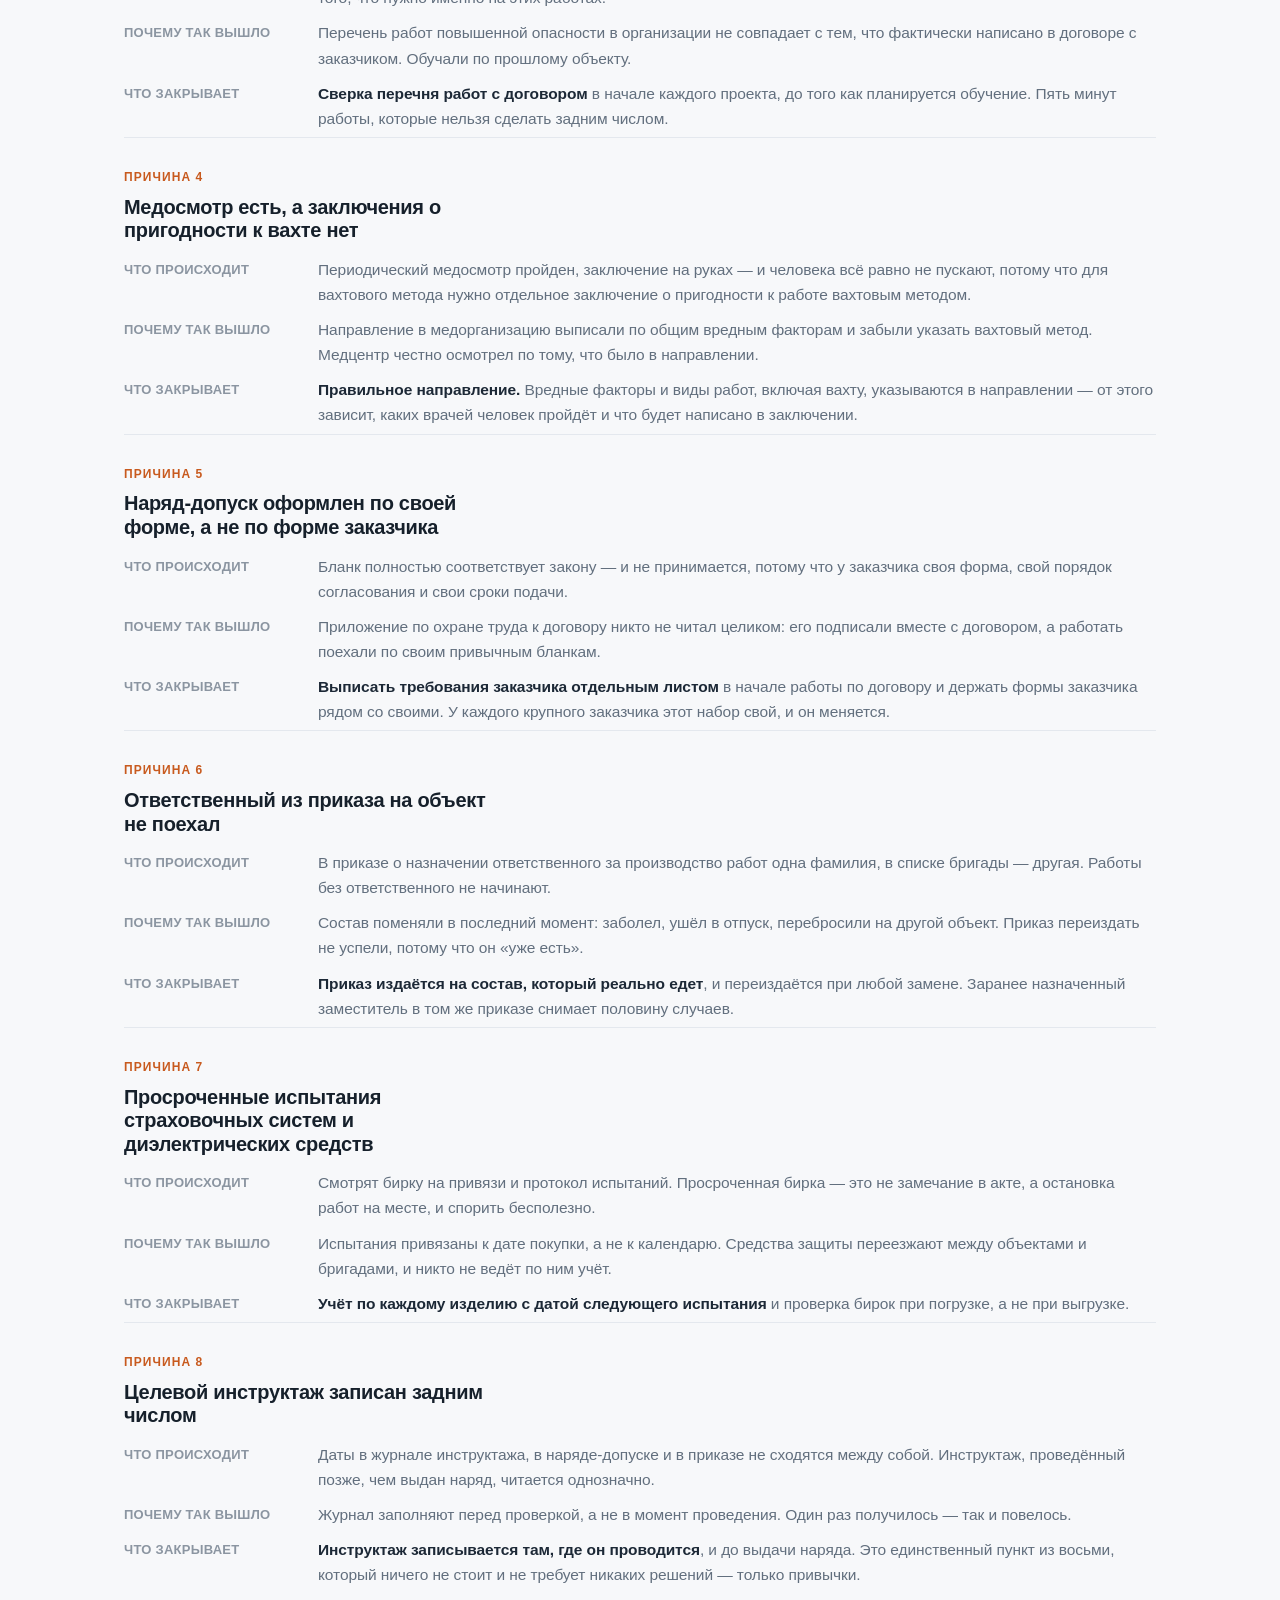
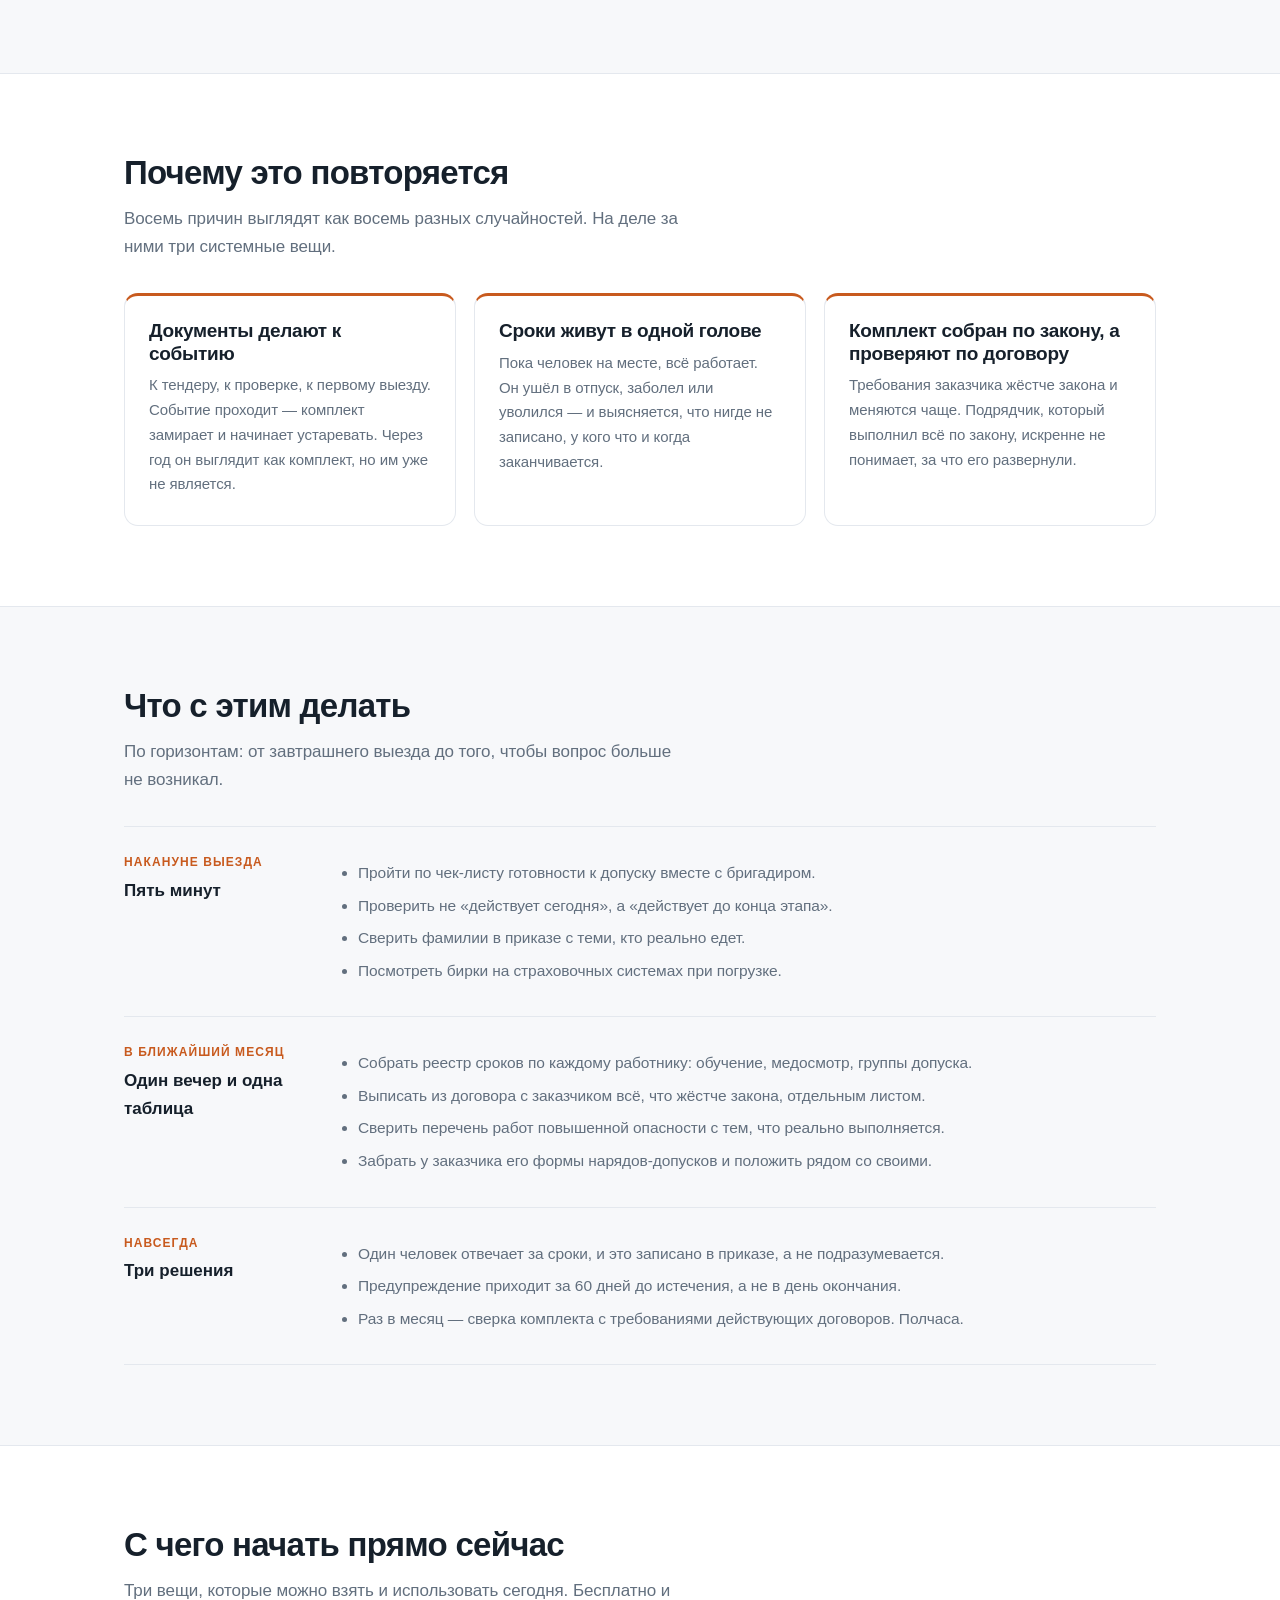
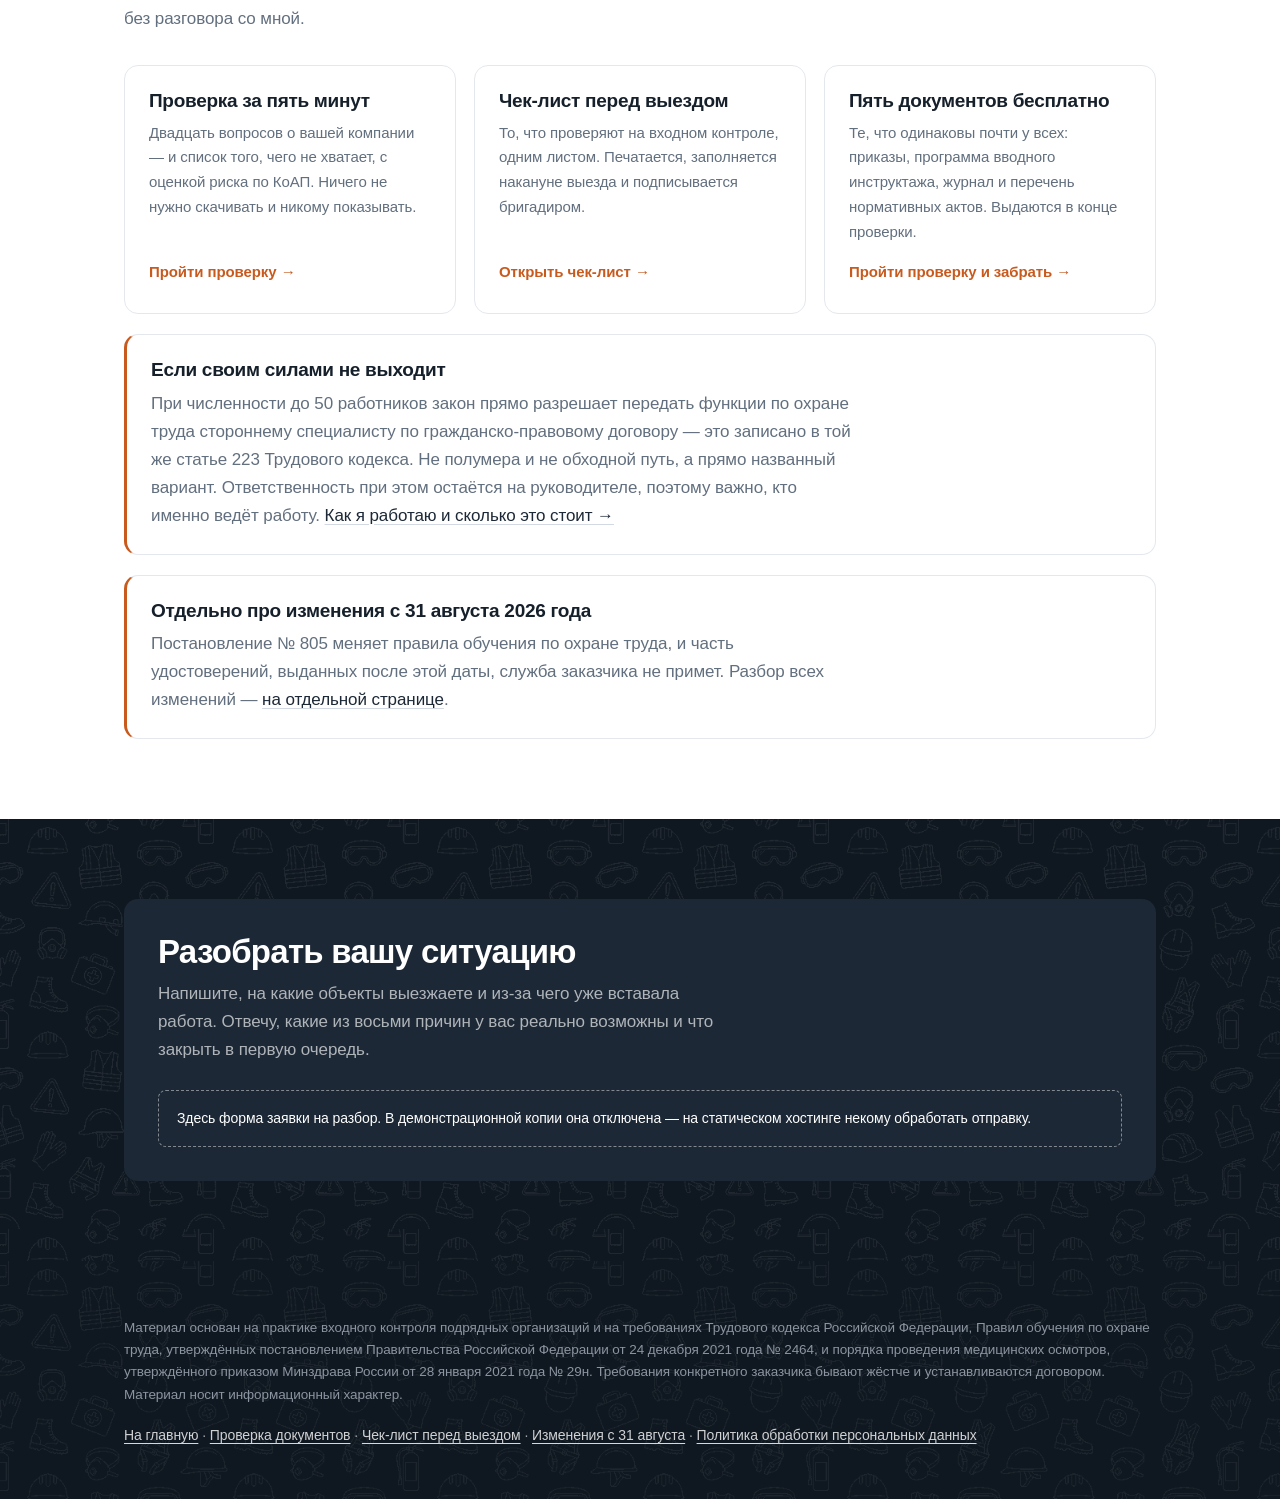
<file: nedopusk.html>
<!DOCTYPE html>
<html lang="ru">
<head>
<meta name="robots" content="noindex, nofollow">
<meta charset="utf-8">
<meta name="viewport" content="width=device-width, initial-scale=1">
<title>Частые причины простоя бригады — восемь пунктов и что с ними делать</title>
<meta name="description" content="Восемь причин, по которым у подрядчика встаёт работа: недопуск на объект, остановка работ на месте, отстранение работника. Что происходит, почему так вышло и что закрывает вопрос навсегда.">
<link rel="stylesheet" href="assets/site.css">
<style>
.badge-topic{display:inline-block;background:var(--acc);color:#fff;border-radius:999px;
  padding:6px 16px;font-size:13px;font-weight:600;letter-spacing:.02em}
.nums{display:flex;gap:34px;flex-wrap:wrap;margin-top:26px}
.nums .c{min-width:120px}
.nums .n{font-size:38px;font-weight:600;line-height:1;color:#fff}
.nums .l{font-size:13.5px;color:rgba(255,255,255,.6);margin-top:6px;max-width:19ch}

/* Стоимость разворота: строки «статья затрат — что это значит» */
.cost{border-top:1px solid var(--line)}
.cost .row{display:grid;grid-template-columns:280px 1fr;gap:24px;
  padding:18px 0;border-bottom:1px solid var(--line)}
.cost .row b{font-weight:600;color:var(--ink-2)}
.cost .row p{margin:0;color:var(--muted);font-size:15.5px}
@media(max-width:700px){.cost .row{grid-template-columns:1fr;gap:6px}}

/* Причина простоя */
.reason{border-top:1px solid var(--line);padding:30px 0 6px}
.reason:first-of-type{border-top:0}
.reason .rn{font-size:12px;font-weight:600;letter-spacing:.09em;text-transform:uppercase;
  color:var(--acc);display:block;margin-bottom:8px}
.reason h3{margin-bottom:14px;font-size:20px;max-width:34ch}
.reason dl{margin:0;display:grid;grid-template-columns:170px 1fr;gap:10px 24px}
.reason dt{font-size:13px;font-weight:600;letter-spacing:.02em;color:var(--muted-2);
  text-transform:uppercase;padding-top:2px}
.reason dd{margin:0;font-size:15.5px;color:var(--muted);line-height:1.62}
.reason dd b{color:var(--ink-2);font-weight:600}
@media(max-width:760px){.reason dl{grid-template-columns:1fr;gap:2px 0}
  .reason dt{margin-top:12px}}

.why{display:grid;gap:18px;grid-template-columns:repeat(auto-fit,minmax(270px,1fr))}
.horizon{border-top:1px solid var(--line)}
.horizon .h{display:grid;grid-template-columns:190px 1fr;gap:24px;
  padding:26px 0;border-bottom:1px solid var(--line)}
.horizon .when{font-size:12px;font-weight:600;letter-spacing:.09em;text-transform:uppercase;color:var(--acc)}
.horizon .when b{display:block;font-size:17px;letter-spacing:0;text-transform:none;color:var(--text);margin-top:4px}
.horizon ul{margin:0;padding-left:20px}
.horizon li{margin:7px 0;color:var(--muted);font-size:15.5px}
@media(max-width:700px){.horizon .h{grid-template-columns:1fr;gap:10px}}

.tools{display:grid;gap:18px;grid-template-columns:repeat(auto-fit,minmax(260px,1fr))}
.tools .card{display:flex;flex-direction:column}
.tools .card p{flex:1;margin-bottom:16px}
.tools .card a{font-size:15px;font-weight:600;color:var(--acc);text-decoration:none}
.tools .card a:hover{text-decoration:underline}
.src{font-size:13.5px;color:var(--muted-2);border-top:1px solid var(--line);padding-top:18px;margin-top:34px}
</style>
</head>
<body>
<div style="background:#fff6e8;border-bottom:1px solid #f0dfc6;color:#6b5518;font-size:13.5px;line-height:1.55;padding:10px 0;text-align:center"><div style="max-width:1080px;margin:0 auto;padding:0 24px"><b>Демонстрационная копия.</b> Формы отключены: отправка заявки и выдача документов работают только на сайте с PHP. Всё остальное — как в рабочей версии.</div></div>

<a class="skip" href="#prichiny">К содержимому</a>

<header class="hdr">
  <div class="w">
    <a class="brand" href="index.html">Юлия Трухина<span>охрана труда · компании до 50 работников</span></a>
    <nav class="nav">
      <a href="index.html#how">Как работаю</a>
      <a href="diagnostika.html">Проверка</a>
      <a href="index.html#price">Цены</a>
      <a href="#zayavka">Связаться</a>
    </nav>
  </div>
</header>

<div class="hero" id="top">
  <div class="w w-narrow" style="padding-left:0;padding-right:0">
    <span class="badge-topic" data-reveal>Потери времени</span>
    <h1 data-reveal style="--d:60ms;margin-top:18px">Частые причины простоя бригады</h1>
    <p class="lead" data-reveal style="--d:120ms">Работа встаёт не только на КПП. Бригаду
      разворачивают на входном контроле, работы останавливают уже на объекте, человека
      отстраняют посреди смены — и почти всегда причина не в том, как люди работают,
      а в бумаге, которую можно было проверить накануне за пять минут. Здесь восемь причин,
      по которым это случается чаще всего: что происходит, почему так вышло и что закрывает
      вопрос навсегда. Написано для небольших подрядчиков, у которых нет своей службы охраны труда.</p>
    <div class="nums" data-reveal style="--d:180ms">
      <div class="c"><div class="n">8</div><div class="l">причин закрывают почти все случаи</div></div>
      <div class="c"><div class="n">5</div><div class="l">минут занимает проверка накануне</div></div>
      <div class="c"><div class="n">1</div><div class="l">день простоя дороже, чем порядок в документах</div></div>
    </div>
    <div class="cta" data-reveal style="--d:240ms;margin-top:26px">
      <a class="btn btn-acc" href="#prichiny">К восьми причинам <span class="arw">→</span></a>
      <a class="btn btn-ghost" style="color:#fff;border-color:rgba(255,255,255,.28)" href="diagnostika.html">Проверить свои документы</a>
    </div>
  </div>
</div>

<section id="cena">
  <div class="w">
    <h2 data-reveal>Во что обходится один потерянный день</h2>
    <p class="sub" data-reveal>Штраф здесь — самая мелкая статья. Считать надо не его.</p>
    <div class="cost" data-reveal>
      <div class="row"><b>День простоя бригады</b>
        <p>Зарплата за день никуда не денется, а работа за этот день не сделана.</p></div>
      <div class="row"><b>Транспорт и проживание</b>
        <p>Дорога в одну сторону, обратная дорога, вахтовый посёлок или гостиница. На удалённых
          объектах это самая заметная строка.</p></div>
      <div class="row"><b>Сдвиг графика работ</b>
        <p>Один потерянный день редко остаётся одним: техника и смежники расписаны, и следующее
          окно бывает через неделю.</p></div>
      <div class="row"><b>Ответственность по договору</b>
        <p>За срыв сроков — по договору с заказчиком. Здесь суммы уже не символические,
          и они не связаны с охраной труда напрямую: формально вы сорвали сроки.</p></div>
      <div class="row"><b>Репутация у службы заказчика</b>
        <p>Самое дорогое и единственное, что нельзя доплатить потом. Подрядчик, у которого
          дважды вставали работы, попадает в короткий внутренний список тех, кого проверяют
          пристрастно. Из этого списка не выходят.</p></div>
    </div>
    <div class="strip" data-reveal>
      <h3>Почему у небольших компаний работа встаёт чаще</h3>
      <p>Дело не в отношении к безопасности, а в том, что заниматься этим некому. У подрядчика
        на двадцать или сорок человек нет службы охраны труда — и по закону быть не обязано:
        при численности до 50 работников работодатель сам решает, держать специалиста или нет
        (статья 223 Трудового кодекса). На практике обязанности ложатся на директора или прораба
        поверх основной работы, и вспоминают о них накануне выезда.</p>
    </div>
    <div class="strip" data-reveal>
      <h3>Посчитайте свою цифру</h3>
      <p>Возьмите одну свою бригаду и посчитайте стоимость одного её дня простоя вместе
        с дорогой. Эта цифра и есть разумный годовой бюджет на порядок в документах.
        Обычно оказывается, что порядок дешевле одного простоя.</p>
    </div>
  </div>
</section>

<section class="alt" id="prichiny">
  <div class="w">
    <h2 data-reveal>Восемь причин, по которым встаёт работа</h2>
    <p class="sub" data-reveal>Порядок — по частоте, а не по тяжести. Первые три закрывают
      больше половины случаев. У каждой указано, как именно теряется время: одних не пускают
      на объект, других останавливают уже на работах.</p>

    <article class="reason" data-reveal>
      <span class="rn">Причина 1</span>
      <h3>Обучение прошли, а сведений в реестре нет</h3>
      <dl>
        <dt>Что происходит</dt>
        <dd>Удостоверение на руках, протокол есть, но в реестре обученных лиц записи нет.
          Для службы заказчика это значит, что обучения не было: проверяют они реестр,
          а не бумагу в руках.</dd>
        <dt>Почему так вышло</dt>
        <dd>Учебный центр не внёс сведения или внёс с ошибкой в данных работника. Организация
          об этом не знает, потому что удостоверение выдали вовремя и вопросов не возникло.</dd>
        <dt>Что закрывает</dt>
        <dd><b>Проверять реестр самим</b> после каждого обучения, а не полагаться на центр.
          И записать эту проверку в договор с учебным центром как его обязанность со сроком.</dd>
      </dl>
    </article>

    <article class="reason" data-reveal>
      <span class="rn">Причина 2</span>
      <h3>Удостоверение действует сегодня, но истекает посреди вахты</h3>
      <dl>
        <dt>Что происходит</dt>
        <dd>Формально всё в порядке. Служба заказчика смотрит не «действует сегодня»,
          а «действует до конца этапа работ» — и разворачивает человека, у которого срок
          истекает через две недели.</dd>
        <dt>Почему так вышло</dt>
        <dd>Сроки живут в голове одного человека или в таблице, куда заглядывают перед проверкой.
          Проверяют дату «действует ли сейчас», а не «хватит ли до конца работ».</dd>
        <dt>Что закрывает</dt>
        <dd><b>Реестр сроков с предупреждением за 60 дней</b> и правило: перед выездом сверяется
          не текущая дата, а дата окончания работ.</dd>
      </dl>
    </article>

    <article class="reason" data-reveal>
      <span class="rn">Причина 3</span>
      <h3>Обучение не по тем работам, что в наряде</h3>
      <dl>
        <dt>Что происходит</dt>
        <dd>В наряде-допуске огневые работы, а у людей обучение по высоте. Или наоборот:
          обучение по всему подряд, но нет того, что нужно именно на этих работах.</dd>
        <dt>Почему так вышло</dt>
        <dd>Перечень работ повышенной опасности в организации не совпадает с тем, что
          фактически написано в договоре с заказчиком. Обучали по прошлому объекту.</dd>
        <dt>Что закрывает</dt>
        <dd><b>Сверка перечня работ с договором</b> в начале каждого проекта, до того как
          планируется обучение. Пять минут работы, которые нельзя сделать задним числом.</dd>
      </dl>
    </article>

    <article class="reason" data-reveal>
      <span class="rn">Причина 4</span>
      <h3>Медосмотр есть, а заключения о пригодности к вахте нет</h3>
      <dl>
        <dt>Что происходит</dt>
        <dd>Периодический медосмотр пройден, заключение на руках — и человека всё равно
          не пускают, потому что для вахтового метода нужно отдельное заключение
          о пригодности к работе вахтовым методом.</dd>
        <dt>Почему так вышло</dt>
        <dd>Направление в медорганизацию выписали по общим вредным факторам и забыли указать
          вахтовый метод. Медцентр честно осмотрел по тому, что было в направлении.</dd>
        <dt>Что закрывает</dt>
        <dd><b>Правильное направление.</b> Вредные факторы и виды работ, включая вахту,
          указываются в направлении — от этого зависит, каких врачей человек пройдёт
          и что будет написано в заключении.</dd>
      </dl>
    </article>

    <article class="reason" data-reveal>
      <span class="rn">Причина 5</span>
      <h3>Наряд-допуск оформлен по своей форме, а не по форме заказчика</h3>
      <dl>
        <dt>Что происходит</dt>
        <dd>Бланк полностью соответствует закону — и не принимается, потому что у заказчика
          своя форма, свой порядок согласования и свои сроки подачи.</dd>
        <dt>Почему так вышло</dt>
        <dd>Приложение по охране труда к договору никто не читал целиком: его подписали
          вместе с договором, а работать поехали по своим привычным бланкам.</dd>
        <dt>Что закрывает</dt>
        <dd><b>Выписать требования заказчика отдельным листом</b> в начале работы по договору
          и держать формы заказчика рядом со своими. У каждого крупного заказчика этот
          набор свой, и он меняется.</dd>
      </dl>
    </article>

    <article class="reason" data-reveal>
      <span class="rn">Причина 6</span>
      <h3>Ответственный из приказа на объект не поехал</h3>
      <dl>
        <dt>Что происходит</dt>
        <dd>В приказе о назначении ответственного за производство работ одна фамилия,
          в списке бригады — другая. Работы без ответственного не начинают.</dd>
        <dt>Почему так вышло</dt>
        <dd>Состав поменяли в последний момент: заболел, ушёл в отпуск, перебросили на другой
          объект. Приказ переиздать не успели, потому что он «уже есть».</dd>
        <dt>Что закрывает</dt>
        <dd><b>Приказ издаётся на состав, который реально едет</b>, и переиздаётся при любой
          замене. Заранее назначенный заместитель в том же приказе снимает половину случаев.</dd>
      </dl>
    </article>

    <article class="reason" data-reveal>
      <span class="rn">Причина 7</span>
      <h3>Просроченные испытания страховочных систем и диэлектрических средств</h3>
      <dl>
        <dt>Что происходит</dt>
        <dd>Смотрят бирку на привязи и протокол испытаний. Просроченная бирка — это
          не замечание в акте, а остановка работ на месте, и спорить бесполезно.</dd>
        <dt>Почему так вышло</dt>
        <dd>Испытания привязаны к дате покупки, а не к календарю. Средства защиты переезжают
          между объектами и бригадами, и никто не ведёт по ним учёт.</dd>
        <dt>Что закрывает</dt>
        <dd><b>Учёт по каждому изделию с датой следующего испытания</b> и проверка бирок
          при погрузке, а не при выгрузке.</dd>
      </dl>
    </article>

    <article class="reason" data-reveal>
      <span class="rn">Причина 8</span>
      <h3>Целевой инструктаж записан задним числом</h3>
      <dl>
        <dt>Что происходит</dt>
        <dd>Даты в журнале инструктажа, в наряде-допуске и в приказе не сходятся между собой.
          Инструктаж, проведённый позже, чем выдан наряд, читается однозначно.</dd>
        <dt>Почему так вышло</dt>
        <dd>Журнал заполняют перед проверкой, а не в момент проведения. Один раз получилось —
          так и повелось.</dd>
        <dt>Что закрывает</dt>
        <dd><b>Инструктаж записывается там, где он проводится</b>, и до выдачи наряда.
          Это единственный пункт из восьми, который ничего не стоит и не требует никаких
          решений — только привычки.</dd>
      </dl>
    </article>
  </div>
</section>

<section id="pochemu">
  <div class="w">
    <h2 data-reveal>Почему это повторяется</h2>
    <p class="sub" data-reveal>Восемь причин выглядят как восемь разных случайностей.
      На деле за ними три системные вещи.</p>
    <div class="why">
      <div class="card mark" data-reveal>
        <h3>Документы делают к событию</h3>
        <p>К тендеру, к проверке, к первому выезду. Событие проходит — комплект замирает
          и начинает устаревать. Через год он выглядит как комплект, но им уже не является.</p>
      </div>
      <div class="card mark" data-reveal>
        <h3>Сроки живут в одной голове</h3>
        <p>Пока человек на месте, всё работает. Он ушёл в отпуск, заболел или уволился —
          и выясняется, что нигде не записано, у кого что и когда заканчивается.</p>
      </div>
      <div class="card mark" data-reveal>
        <h3>Комплект собран по закону, а проверяют по договору</h3>
        <p>Требования заказчика жёстче закона и меняются чаще. Подрядчик, который выполнил
          всё по закону, искренне не понимает, за что его развернули.</p>
      </div>
    </div>
  </div>
</section>

<section class="alt" id="chto-delat">
  <div class="w">
    <h2 data-reveal>Что с этим делать</h2>
    <p class="sub" data-reveal>По горизонтам: от завтрашнего выезда до того, чтобы вопрос
      больше не возникал.</p>
    <div class="horizon" data-reveal>
      <div class="h">
        <div class="when">Накануне выезда<b>Пять минут</b></div>
        <ul>
          <li>Пройти по чек-листу готовности к допуску вместе с бригадиром.</li>
          <li>Проверить не «действует сегодня», а «действует до конца этапа».</li>
          <li>Сверить фамилии в приказе с теми, кто реально едет.</li>
          <li>Посмотреть бирки на страховочных системах при погрузке.</li>
        </ul>
      </div>
      <div class="h">
        <div class="when">В ближайший месяц<b>Один вечер и одна таблица</b></div>
        <ul>
          <li>Собрать реестр сроков по каждому работнику: обучение, медосмотр, группы допуска.</li>
          <li>Выписать из договора с заказчиком всё, что жёстче закона, отдельным листом.</li>
          <li>Сверить перечень работ повышенной опасности с тем, что реально выполняется.</li>
          <li>Забрать у заказчика его формы нарядов-допусков и положить рядом со своими.</li>
        </ul>
      </div>
      <div class="h">
        <div class="when">Навсегда<b>Три решения</b></div>
        <ul>
          <li>Один человек отвечает за сроки, и это записано в приказе, а не подразумевается.</li>
          <li>Предупреждение приходит за 60 дней до истечения, а не в день окончания.</li>
          <li>Раз в месяц — сверка комплекта с требованиями действующих договоров. Полчаса.</li>
        </ul>
      </div>
    </div>
  </div>
</section>

<section id="instrumenty">
  <div class="w">
    <h2 data-reveal>С чего начать прямо сейчас</h2>
    <p class="sub" data-reveal>Три вещи, которые можно взять и использовать сегодня. Бесплатно
      и без разговора со мной.</p>
    <div class="tools">
      <div class="card" data-reveal>
        <h3>Проверка за пять минут</h3>
        <p>Двадцать вопросов о вашей компании — и список того, чего не хватает, с оценкой
          риска по КоАП. Ничего не нужно скачивать и никому показывать.</p>
        <a href="diagnostika.html">Пройти проверку →</a>
      </div>
      <div class="card" data-reveal>
        <h3>Чек-лист перед выездом</h3>
        <p>То, что проверяют на входном контроле, одним листом. Печатается, заполняется
          накануне выезда и подписывается бригадиром.</p>
        <a href="checklist_vyezd.html">Открыть чек-лист →</a>
      </div>
      <div class="card" data-reveal>
        <h3>Пять документов бесплатно</h3>
        <p>Те, что одинаковы почти у всех: приказы, программа вводного инструктажа, журнал
          и перечень нормативных актов. Выдаются в конце проверки.</p>
        <a href="diagnostika.html">Пройти проверку и забрать →</a>
      </div>
    </div>
    <div class="strip" data-reveal>
      <h3>Если своим силами не выходит</h3>
      <p>При численности до 50 работников закон прямо разрешает передать функции по охране труда
        стороннему специалисту по гражданско-правовому договору — это записано в той же
        статье 223 Трудового кодекса. Не полумера и не обходной путь, а прямо названный вариант.
        Ответственность при этом остаётся на руководителе, поэтому важно, кто именно ведёт работу.
        <a href="index.html#price">Как я работаю и сколько это стоит →</a></p>
    </div>
    <div class="strip" data-reveal>
      <h3>Отдельно про изменения с 31 августа 2026 года</h3>
      <p>Постановление № 805 меняет правила обучения по охране труда, и часть удостоверений,
        выданных после этой даты, служба заказчика не примет. Разбор всех изменений —
        <a href="izmeneniya-2026.html">на отдельной странице</a>.</p>
    </div>
  </div>
</section>

<section class="dark" id="zayavka">
  <div class="w">
    <div class="form" data-reveal style="background:var(--ink-2)">
      <h2>Разобрать вашу ситуацию</h2>
      <p class="sub">Напишите, на какие объекты выезжаете и из-за чего уже вставала работа.
        Отвечу, какие из восьми причин у вас реально возможны и что закрыть в первую очередь.</p>
      <div style="border:1px dashed rgba(255,255,255,.45);border-radius:8px;padding:16px 18px;font-size:14px;line-height:1.6">Здесь форма заявки на разбор. В демонстрационной копии она отключена — на статическом хостинге некому обработать отправку.</div>
    </div>
  </div>
</section>

<footer>
  <div class="w">
    <p class="src" style="border:0;margin:0;padding:0">
      Материал основан на практике входного контроля подрядных организаций и на требованиях
      Трудового кодекса Российской Федерации, Правил обучения по охране труда, утверждённых
      постановлением Правительства Российской Федерации от 24 декабря 2021 года № 2464,
      и порядка проведения медицинских осмотров, утверждённого приказом Минздрава России
      от 28 января 2021 года № 29н. Требования конкретного заказчика бывают жёстче
      и устанавливаются договором. Материал носит информационный характер.
    </p>
    <p style="margin-top:18px"><a href="index.html">На главную</a> ·
      <a href="diagnostika.html">Проверка документов</a> ·
      <a href="checklist_vyezd.html">Чек-лист перед выездом</a> ·
      <a href="izmeneniya-2026.html">Изменения с 31 августа</a> ·
      <a href="politika.html">Политика обработки персональных данных</a></p>
  </div>
</footer>

<script src="assets/site.js"></script>
<script>
document.getElementById('ts').value = Math.floor(Date.now() / 1000);

async function sendForm(e) {
  e.preventDefault();
  var form = document.getElementById('zform');
  var btn = document.getElementById('zbtn');
  var m = document.getElementById('fmsg');
  m.style.display = 'block';
  m.textContent = 'Отправляем…';
  btn.disabled = true;
  try {
    var r = await Promise.reject(new Error('демонстрационная копия: отправка отключена'));
    var d;
    try { d = await r.json(); }
    catch (err) {
      m.textContent = 'Сервер ответил не так, как ожидалось. Похоже, страница открыта как файл, '
        + 'без веб-сервера — тогда PHP не работает. Откройте сайт через локальный сервер.';
      btn.disabled = false;
      return false;
    }
    m.textContent = '';
    var b = document.createElement('b');
    b.textContent = d.ok ? 'Готово. ' : 'Не отправлено. ';
    m.appendChild(b);
    m.appendChild(document.createTextNode(d.msg || ''));
    if (d.ok) { form.reset(); document.getElementById('ts').value = Math.floor(Date.now() / 1000); }
  } catch (err) {
    m.textContent = 'Не удалось связаться с сервером. Проверьте, запущен ли веб-сервер.';
  }
  btn.disabled = false;
  return false;
}
</script>

</body>
</html>
</file>
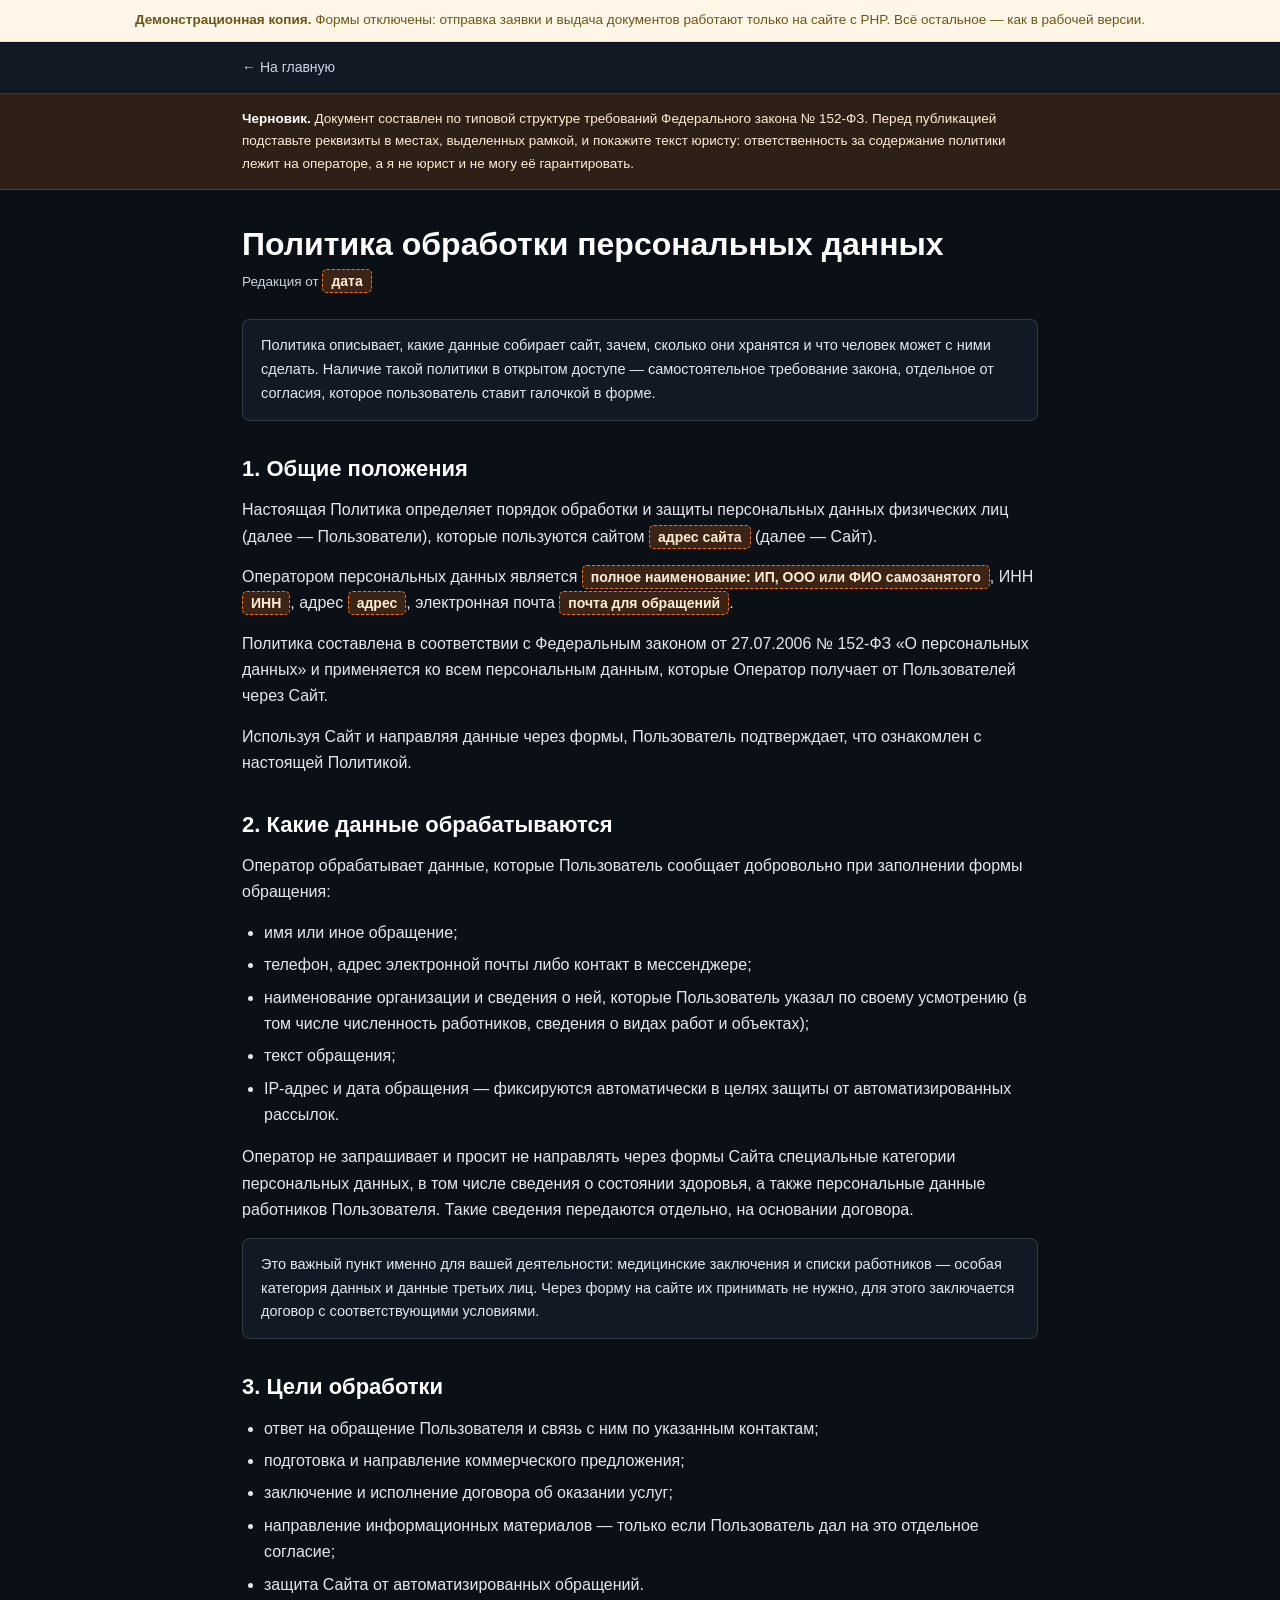
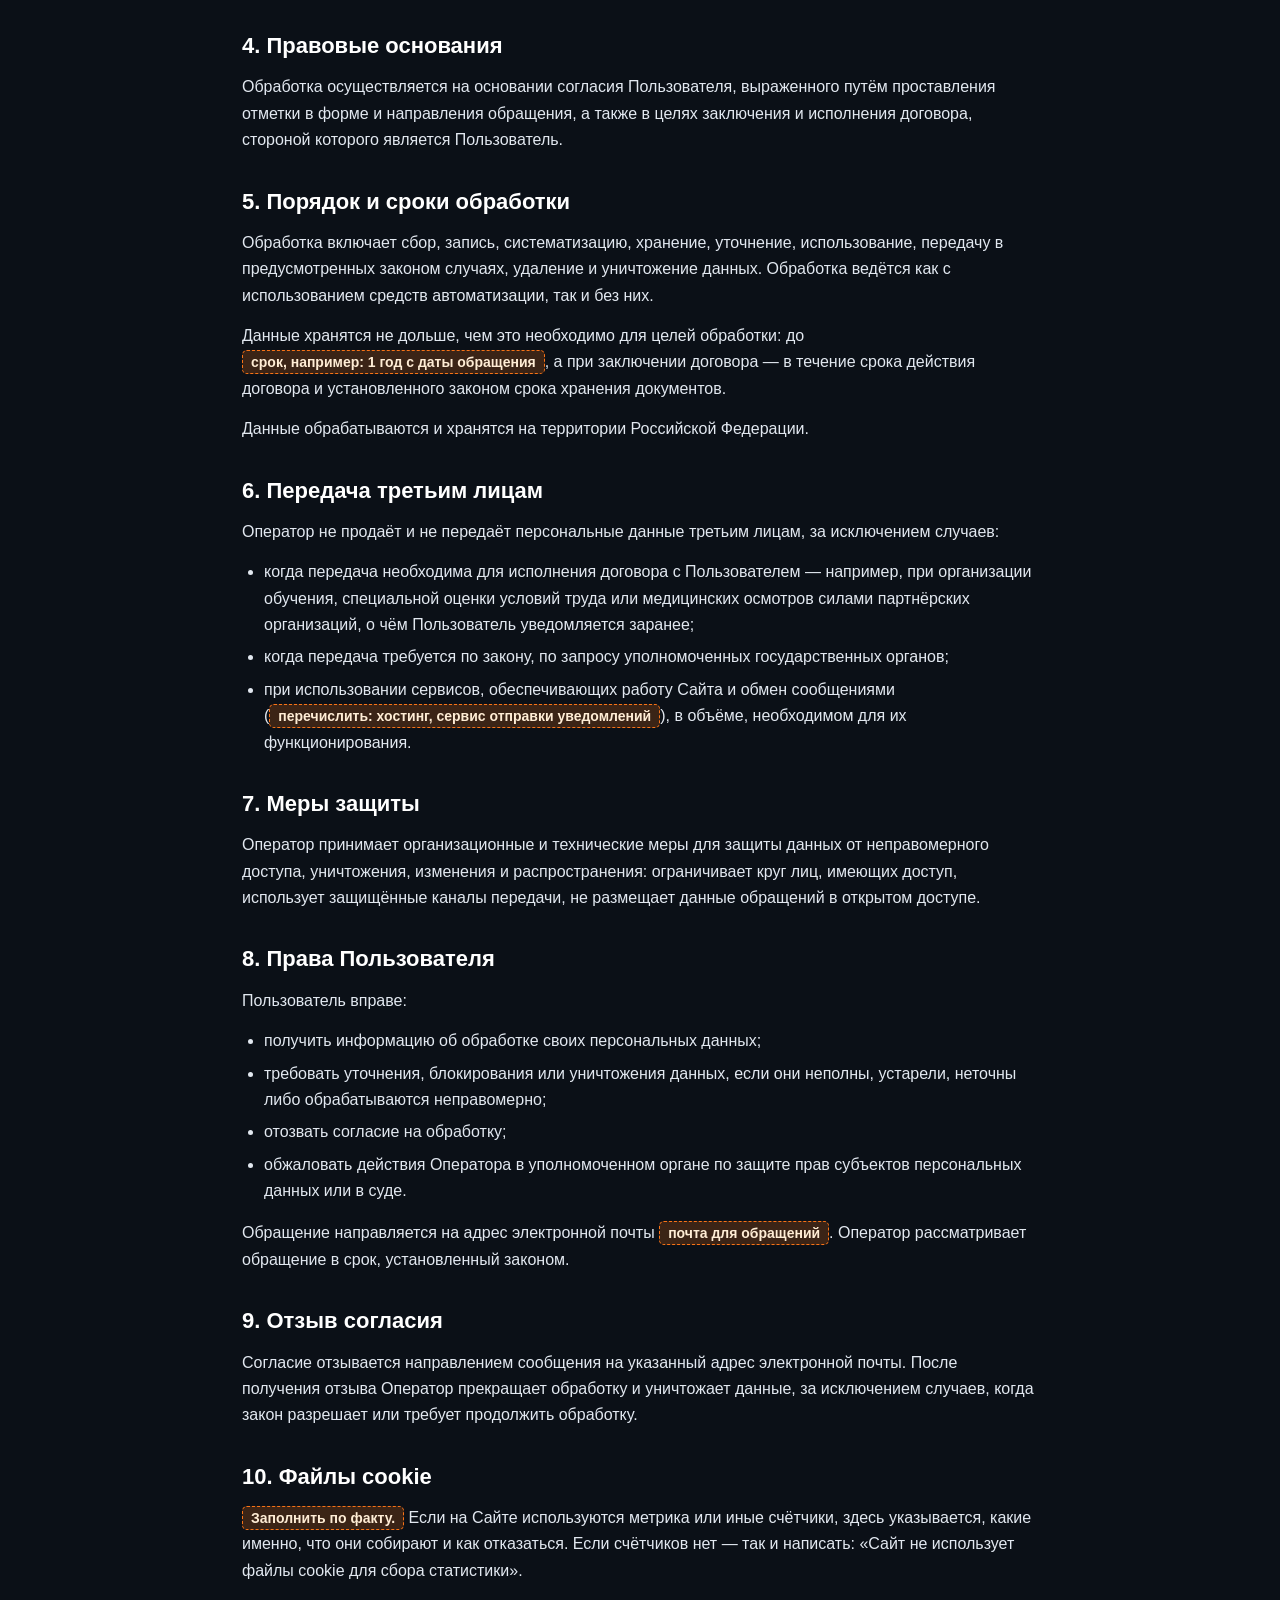
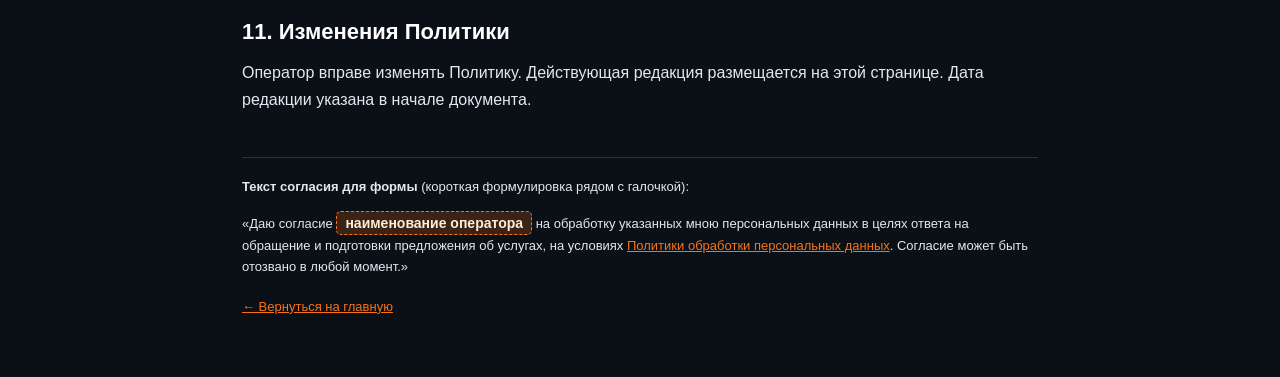
<file: politika.html>
<!DOCTYPE html>
<html lang="ru">
<head>
<meta name="robots" content="noindex, nofollow">
<meta charset="utf-8">
<meta name="viewport" content="width=device-width, initial-scale=1">
<title>Политика обработки персональных данных</title>
<style>
:root{--navy:#1a2736;--navy2:#203144;--blue:#f97316;--line:rgba(255,255,255,.14);--grey:#cbd5e1}
*{box-sizing:border-box}
body{margin:0;font-family:'Plus Jakarta Sans',sans-serif;color:#ffffff;background:#0b1017;font-size:16px;line-height:1.65;position:relative}

.w{max-width:840px;margin:0 auto;padding:0 22px}
.top{background:rgba(18,27,38,.92);backdrop-filter:blur(10px);border-bottom:1px solid var(--line);color:#fff;padding:14px 0;font-size:14px}
.top a{color:#cbd5e1;text-decoration:none}
.top a:hover{color:#fff}
.warn{background:rgba(249,115,22,.15);border-bottom:1px solid rgba(249,115,22,.3);padding:14px 0;font-size:13.5px;color:#ffedd5}
.warn b{color:#ffffff}
h1{font-size:32px;color:#ffffff;margin:34px 0 6px;line-height:1.25}
.date{color:var(--grey);font-size:13.5px;margin-bottom:26px}
h2{font-size:22px;color:#ffffff;margin:30px 0 10px}
p{margin:0 0 14px;color:#e2e8f0}
ul,ol{margin:0 0 16px;padding-left:22px;color:#e2e8f0}
li{margin:6px 0}
.f{background:rgba(249,115,22,.2);border:1px dashed #f97316;border-radius:5px;padding:3px 8px;font-size:14px;color:#ffedd5;font-weight:bold;white-space:nowrap}
.note{background:rgba(18,27,38,.92);border-left:4px solid var(--blue);border:1px solid var(--line);padding:14px 18px;font-size:14.5px;color:#e2e8f0;margin:0 0 18px;border-radius:8px}
footer{margin:44px 0 60px;padding-top:18px;border-top:1px solid var(--line);font-size:13px;color:var(--grey)}
a{color:#f97316}
</style>
</head>
<body>
<div style="background:#fff6e8;border-bottom:1px solid #f0dfc6;color:#6b5518;font-size:13.5px;line-height:1.55;padding:10px 0;text-align:center"><div style="max-width:1080px;margin:0 auto;padding:0 24px"><b>Демонстрационная копия.</b> Формы отключены: отправка заявки и выдача документов работают только на сайте с PHP. Всё остальное — как в рабочей версии.</div></div>

<div class="top"><div class="w"><a href="index.html">← На главную</a></div></div>

<div class="warn"><div class="w">
  <b>Черновик.</b> Документ составлен по типовой структуре требований Федерального закона № 152-ФЗ.
  Перед публикацией подставьте реквизиты в местах, выделенных рамкой, и покажите текст юристу:
  ответственность за содержание политики лежит на операторе, а я не юрист и не могу её гарантировать.
</div></div>

<div class="w">

<h1>Политика обработки персональных данных</h1>
<div class="date">Редакция от <span class="f">дата</span></div>

<div class="note">
  Политика описывает, какие данные собирает сайт, зачем, сколько они хранятся и что человек
  может с ними сделать. Наличие такой политики в открытом доступе — самостоятельное требование
  закона, отдельное от согласия, которое пользователь ставит галочкой в форме.
</div>

<h2>1. Общие положения</h2>
<p>Настоящая Политика определяет порядок обработки и защиты персональных данных физических лиц
(далее — Пользователи), которые пользуются сайтом <span class="f">адрес сайта</span> (далее — Сайт).</p>
<p>Оператором персональных данных является <span class="f">полное наименование: ИП, ООО или ФИО самозанятого</span>,
ИНН <span class="f">ИНН</span>, адрес <span class="f">адрес</span>, электронная почта
<span class="f">почта для обращений</span>.</p>
<p>Политика составлена в соответствии с Федеральным законом от 27.07.2006 № 152-ФЗ
«О персональных данных» и применяется ко всем персональным данным, которые Оператор получает
от Пользователей через Сайт.</p>
<p>Используя Сайт и направляя данные через формы, Пользователь подтверждает, что ознакомлен
с настоящей Политикой.</p>

<h2>2. Какие данные обрабатываются</h2>
<p>Оператор обрабатывает данные, которые Пользователь сообщает добровольно при заполнении формы
обращения:</p>
<ul>
  <li>имя или иное обращение;</li>
  <li>телефон, адрес электронной почты либо контакт в мессенджере;</li>
  <li>наименование организации и сведения о ней, которые Пользователь указал по своему усмотрению
  (в том числе численность работников, сведения о видах работ и объектах);</li>
  <li>текст обращения;</li>
  <li>IP-адрес и дата обращения — фиксируются автоматически в целях защиты от автоматизированных
  рассылок.</li>
</ul>
<p>Оператор не запрашивает и просит не направлять через формы Сайта специальные категории
персональных данных, в том числе сведения о состоянии здоровья, а также персональные данные
работников Пользователя. Такие сведения передаются отдельно, на основании договора.</p>
<div class="note">
  Это важный пункт именно для вашей деятельности: медицинские заключения и списки работников —
  особая категория данных и данные третьих лиц. Через форму на сайте их принимать не нужно,
  для этого заключается договор с соответствующими условиями.
</div>

<h2>3. Цели обработки</h2>
<ul>
  <li>ответ на обращение Пользователя и связь с ним по указанным контактам;</li>
  <li>подготовка и направление коммерческого предложения;</li>
  <li>заключение и исполнение договора об оказании услуг;</li>
  <li>направление информационных материалов — только если Пользователь дал на это отдельное согласие;</li>
  <li>защита Сайта от автоматизированных обращений.</li>
</ul>

<h2>4. Правовые основания</h2>
<p>Обработка осуществляется на основании согласия Пользователя, выраженного путём проставления
отметки в форме и направления обращения, а также в целях заключения и исполнения договора,
стороной которого является Пользователь.</p>

<h2>5. Порядок и сроки обработки</h2>
<p>Обработка включает сбор, запись, систематизацию, хранение, уточнение, использование, передачу
в предусмотренных законом случаях, удаление и уничтожение данных. Обработка ведётся как
с использованием средств автоматизации, так и без них.</p>
<p>Данные хранятся не дольше, чем это необходимо для целей обработки: до
<span class="f">срок, например: 1 год с даты обращения</span>, а при заключении договора —
в течение срока действия договора и установленного законом срока хранения документов.</p>
<p>Данные обрабатываются и хранятся на территории Российской Федерации.</p>

<h2>6. Передача третьим лицам</h2>
<p>Оператор не продаёт и не передаёт персональные данные третьим лицам, за исключением случаев:</p>
<ul>
  <li>когда передача необходима для исполнения договора с Пользователем — например, при организации
  обучения, специальной оценки условий труда или медицинских осмотров силами партнёрских
  организаций, о чём Пользователь уведомляется заранее;</li>
  <li>когда передача требуется по закону, по запросу уполномоченных государственных органов;</li>
  <li>при использовании сервисов, обеспечивающих работу Сайта и обмен сообщениями
  (<span class="f">перечислить: хостинг, сервис отправки уведомлений</span>), в объёме,
  необходимом для их функционирования.</li>
</ul>

<h2>7. Меры защиты</h2>
<p>Оператор принимает организационные и технические меры для защиты данных от неправомерного
доступа, уничтожения, изменения и распространения: ограничивает круг лиц, имеющих доступ,
использует защищённые каналы передачи, не размещает данные обращений в открытом доступе.</p>

<h2>8. Права Пользователя</h2>
<p>Пользователь вправе:</p>
<ul>
  <li>получить информацию об обработке своих персональных данных;</li>
  <li>требовать уточнения, блокирования или уничтожения данных, если они неполны, устарели,
  неточны либо обрабатываются неправомерно;</li>
  <li>отозвать согласие на обработку;</li>
  <li>обжаловать действия Оператора в уполномоченном органе по защите прав субъектов
  персональных данных или в суде.</li>
</ul>
<p>Обращение направляется на адрес электронной почты <span class="f">почта для обращений</span>.
Оператор рассматривает обращение в срок, установленный законом.</p>

<h2>9. Отзыв согласия</h2>
<p>Согласие отзывается направлением сообщения на указанный адрес электронной почты.
После получения отзыва Оператор прекращает обработку и уничтожает данные, за исключением случаев,
когда закон разрешает или требует продолжить обработку.</p>

<h2>10. Файлы cookie</h2>
<p><span class="f">Заполнить по факту.</span> Если на Сайте используются метрика или иные счётчики,
здесь указывается, какие именно, что они собирают и как отказаться. Если счётчиков нет —
так и написать: «Сайт не использует файлы cookie для сбора статистики».</p>

<h2>11. Изменения Политики</h2>
<p>Оператор вправе изменять Политику. Действующая редакция размещается на этой странице.
Дата редакции указана в начале документа.</p>

<footer>
  <p><b>Текст согласия для формы</b> (короткая формулировка рядом с галочкой):</p>
  <p>«Даю согласие <span class="f">наименование оператора</span> на обработку указанных мною
  персональных данных в целях ответа на обращение и подготовки предложения об услугах,
  на условиях <a href="politika.html">Политики обработки персональных данных</a>.
  Согласие может быть отозвано в любой момент.»</p>
  <p style="margin-top:18px"><a href="index.html">← Вернуться на главную</a></p>
</footer>

</div>
</body>
</html>
</file>
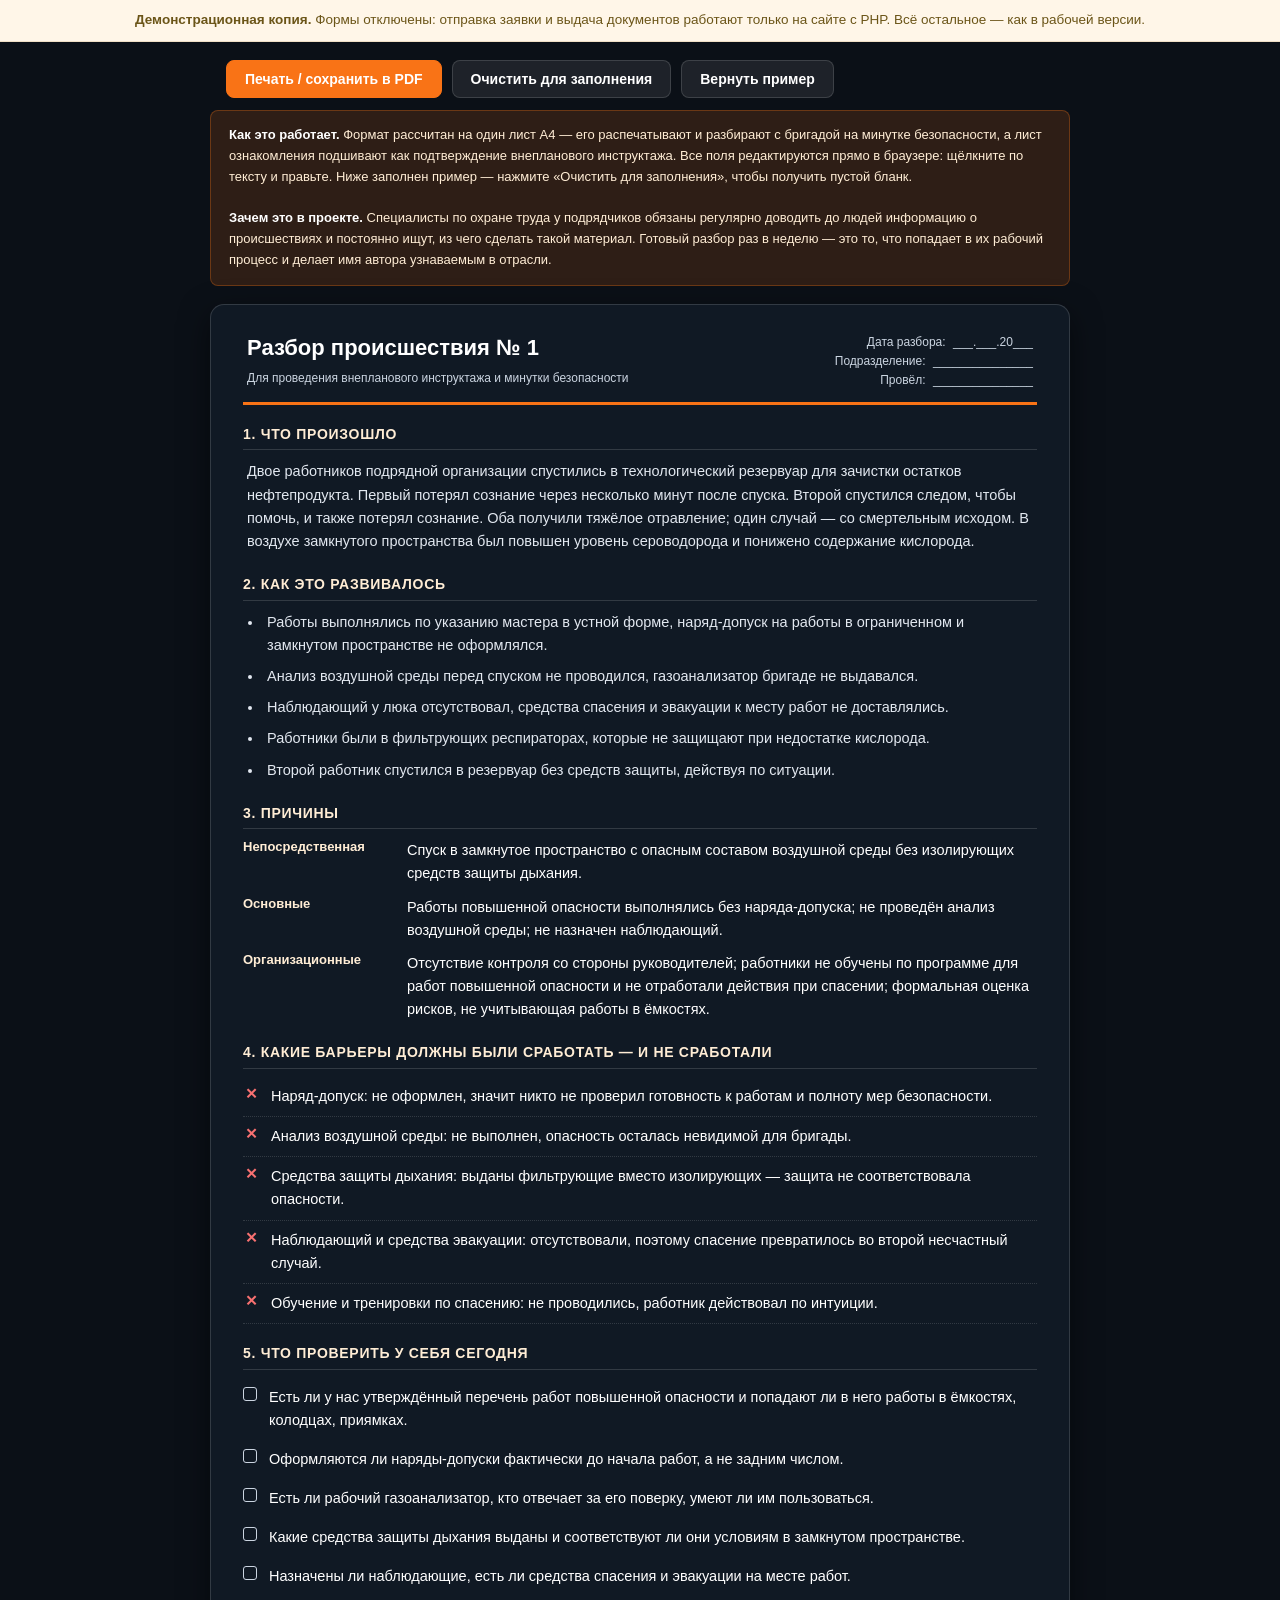
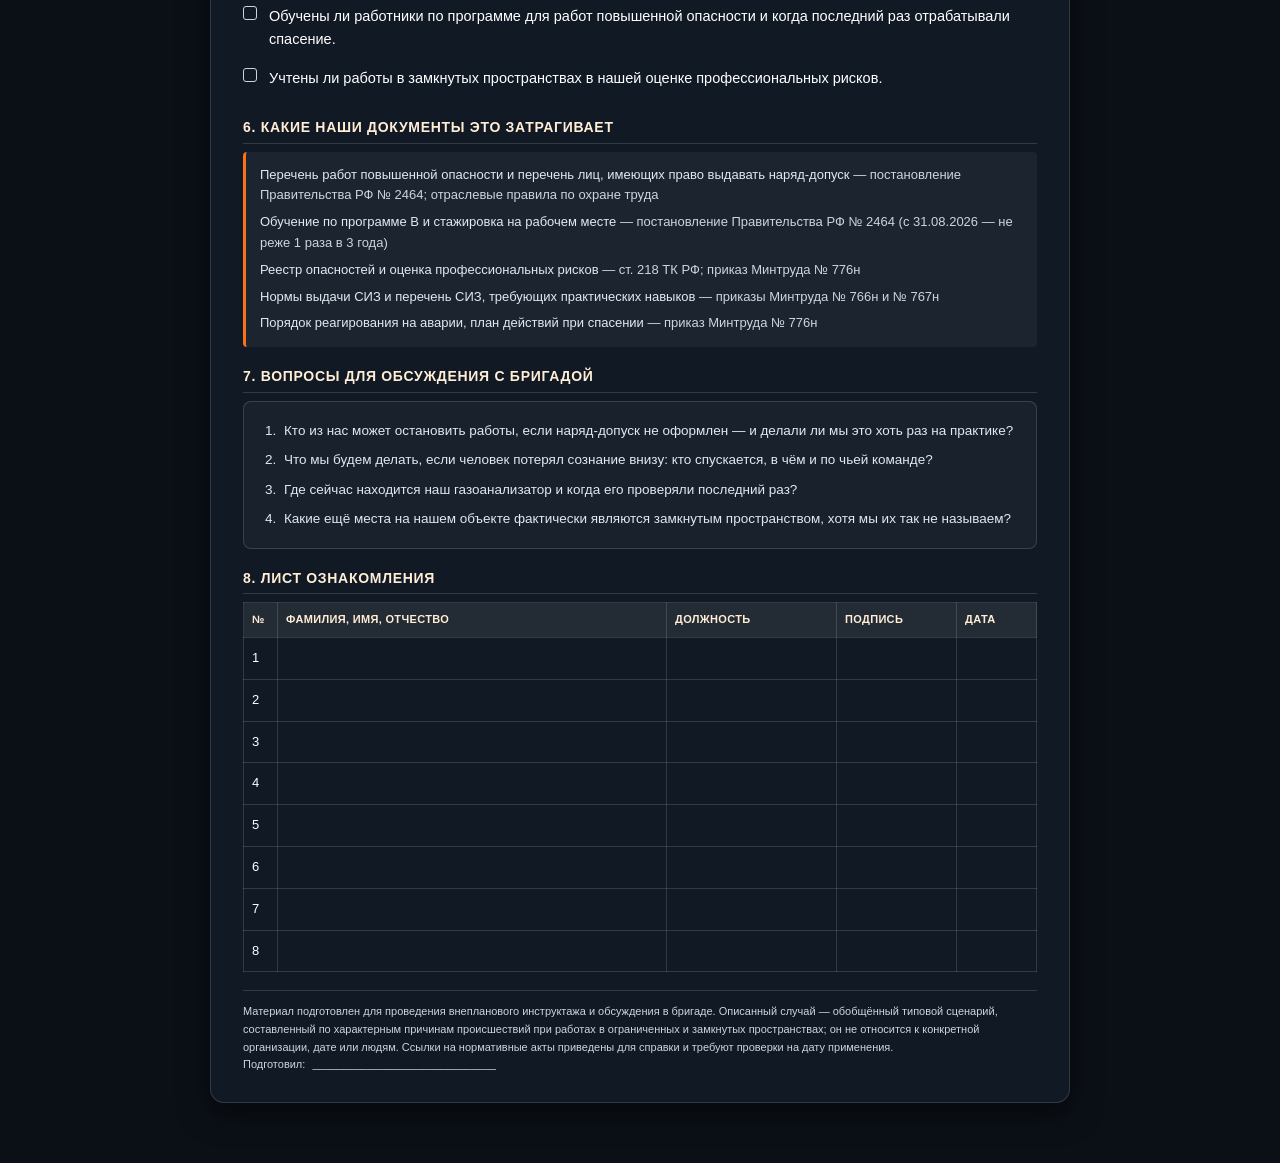
<file: razbor_proisshestviya.html>
<!DOCTYPE html>
<html lang="ru">
<head>
<meta name="robots" content="noindex, nofollow">
<meta charset="utf-8">
<meta name="viewport" content="width=device-width, initial-scale=1">
<title>Разбор происшествия — шаблон для бригады</title>
<style>
:root{
  --navy:#203144; --blue:#f97316; --line:rgba(255,255,255,.14); --grey:#cbd5e1;
  --red:#f87171; --amber:#fbbf24; --green:#34d399; --bg:#0b1017;
}
*{box-sizing:border-box}
body{margin:0;background:var(--bg);font-family:'Plus Jakarta Sans',sans-serif;color:#ffffff;font-size:14.5px;line-height:1.6;position:relative}

.bar{max-width:860px;margin:0 auto;padding:18px 16px 0;display:flex;gap:10px;flex-wrap:wrap;align-items:center}
button{font-family:inherit;font-size:14px;padding:10px 18px;border-radius:8px;cursor:pointer;border:1px solid var(--blue);background:var(--blue);color:#fff;font-weight:700}
button.sec{background:rgba(255,255,255,.08);color:#fff;border-color:var(--line)}
button:hover{opacity:.9}
.tip{max-width:860px;margin:12px auto 0;padding:14px 18px;background:rgba(249,115,22,.15);border:1px solid rgba(249,115,22,.3);border-radius:8px;font-size:13px;color:#ffedd5}
.tip b{color:#ffffff}
.page{max-width:860px;margin:18px auto 60px;background:rgba(18,27,38,.92);backdrop-filter:blur(14px);border:1px solid var(--line);padding:28px 32px;border-radius:14px;box-shadow:0 10px 30px rgba(0,0,0,.5)}
.hd{border-bottom:3px solid var(--blue);padding-bottom:12px;margin-bottom:16px;display:flex;justify-content:space-between;align-items:flex-end;gap:16px}
.hd .t{font-size:22px;font-weight:bold;color:#ffffff;line-height:1.2}
.hd .s{font-size:12px;color:var(--grey);margin-top:4px}
.hd .meta{font-size:12px;color:var(--grey);text-align:right;white-space:nowrap}
h2{font-size:14px;text-transform:uppercase;letter-spacing:.05em;color:#ffedd5;margin:18px 0 8px;padding-bottom:4px;border-bottom:1px solid var(--line)}
p{margin:0 0 8px;color:#e2e8f0}
ul{margin:0 0 8px;padding-left:20px;color:#e2e8f0}
li{margin:4px 0}
[contenteditable]{outline:none;border-radius:4px;padding:2px 4px}
[contenteditable]:hover{background:rgba(255,255,255,.08)}
[contenteditable]:focus{background:rgba(255,255,255,.12);box-shadow:inset 0 0 0 1px var(--blue)}
.ph{color:#94a3b8;font-style:italic}
.cause{display:flex;gap:10px;margin:6px 0}
.cause .lab{flex:0 0 150px;font-weight:bold;font-size:13px;color:#ffedd5}
.cause .val{flex:1;color:#ffffff}
.barrier{display:flex;gap:8px;padding:6px 0;border-bottom:1px dotted var(--line)}
.barrier:last-child{border-bottom:none}
.barrier .x{flex:0 0 16px;color:var(--red);font-weight:bold;text-align:center}
.check{display:flex;gap:8px;padding:6px 0}
.check .box{flex:0 0 14px;height:14px;border:1.5px solid var(--grey);margin-top:3px;border-radius:3px}
.docs{background:rgba(255,255,255,.05);border-left:3px solid var(--blue);padding:10px 14px;font-size:13px;border-radius:4px;color:#e2e8f0}
.docs .d{padding:3px 0}
.docs .osn{color:var(--grey)}
.q{background:rgba(255,255,255,.04);border:1px solid var(--line);border-radius:8px;padding:12px 16px;font-size:13.5px;color:#e2e8f0}
.q ol{margin:0;padding-left:20px}
table.sign{width:100%;border-collapse:collapse;margin-top:8px;font-size:13px;color:#ffffff}
table.sign th{background:rgba(255,255,255,.08);color:#ffedd5;font-size:11px;text-transform:uppercase;letter-spacing:.03em;padding:8px;border:1px solid var(--line);text-align:left}
table.sign td{border:1px solid var(--line);padding:10px 8px;height:28px}
.ft{margin-top:18px;padding-top:12px;border-top:1px solid var(--line);font-size:11px;color:var(--grey)}
@media print{
  body{background:#fff;color:#000;font-size:10.2pt}
  body::before{display:none}
  .bar,.tip,.noprint{display:none!important}
  .page{margin:0;border:none;box-shadow:none;padding:0;max-width:none;background:#fff;color:#000}
}
</style>
</head>
<body>
<div style="background:#fff6e8;border-bottom:1px solid #f0dfc6;color:#6b5518;font-size:13.5px;line-height:1.55;padding:10px 0;text-align:center"><div style="max-width:1080px;margin:0 auto;padding:0 24px"><b>Демонстрационная копия.</b> Формы отключены: отправка заявки и выдача документов работают только на сайте с PHP. Всё остальное — как в рабочей версии.</div></div>

<div class="bar noprint">
  <button onclick="window.print()">Печать / сохранить в PDF</button>
  <button class="sec" onclick="clearAll()">Очистить для заполнения</button>
  <button class="sec" onclick="location.reload()">Вернуть пример</button>
</div>

<div class="tip noprint">
  <b>Как это работает.</b> Формат рассчитан на один лист А4 — его распечатывают и разбирают с бригадой
  на минутке безопасности, а лист ознакомления подшивают как подтверждение внепланового инструктажа.
  Все поля редактируются прямо в браузере: щёлкните по тексту и правьте. Ниже заполнен пример —
  нажмите «Очистить для заполнения», чтобы получить пустой бланк.
  <br><br>
  <b>Зачем это в проекте.</b> Специалисты по охране труда у подрядчиков обязаны регулярно доводить до людей
  информацию о происшествиях и постоянно ищут, из чего сделать такой материал. Готовый разбор раз в неделю —
  это то, что попадает в их рабочий процесс и делает имя автора узнаваемым в отрасли.
</div>

<div class="page" id="doc">

  <div class="hd">
    <div>
      <div class="t" contenteditable>Разбор происшествия № 1</div>
      <div class="s" contenteditable>Для проведения внепланового инструктажа и минутки безопасности</div>
    </div>
    <div class="meta">
      Дата разбора: <span contenteditable>___.___.20___</span><br>
      Подразделение: <span contenteditable>_______________</span><br>
      Провёл: <span contenteditable>_______________</span>
    </div>
  </div>

  <h2>1. Что произошло</h2>
  <p contenteditable>Двое работников подрядной организации спустились в технологический резервуар для зачистки
  остатков нефтепродукта. Первый потерял сознание через несколько минут после спуска. Второй спустился следом,
  чтобы помочь, и также потерял сознание. Оба получили тяжёлое отравление; один случай — со смертельным исходом.
  В воздухе замкнутого пространства был повышен уровень сероводорода и понижено содержание кислорода.</p>

  <h2>2. Как это развивалось</h2>
  <ul>
    <li contenteditable>Работы выполнялись по указанию мастера в устной форме, наряд-допуск на работы
    в ограниченном и замкнутом пространстве не оформлялся.</li>
    <li contenteditable>Анализ воздушной среды перед спуском не проводился, газоанализатор бригаде не выдавался.</li>
    <li contenteditable>Наблюдающий у люка отсутствовал, средства спасения и эвакуации к месту работ не доставлялись.</li>
    <li contenteditable>Работники были в фильтрующих респираторах, которые не защищают при недостатке кислорода.</li>
    <li contenteditable>Второй работник спустился в резервуар без средств защиты, действуя по ситуации.</li>
  </ul>

  <h2>3. Причины</h2>
  <div class="cause"><div class="lab">Непосредственная</div>
    <div class="val" contenteditable>Спуск в замкнутое пространство с опасным составом воздушной среды
    без изолирующих средств защиты дыхания.</div></div>
  <div class="cause"><div class="lab">Основные</div>
    <div class="val" contenteditable>Работы повышенной опасности выполнялись без наряда-допуска;
    не проведён анализ воздушной среды; не назначен наблюдающий.</div></div>
  <div class="cause"><div class="lab">Организационные</div>
    <div class="val" contenteditable>Отсутствие контроля со стороны руководителей; работники не обучены
    по программе для работ повышенной опасности и не отработали действия при спасении;
    формальная оценка рисков, не учитывающая работы в ёмкостях.</div></div>

  <h2>4. Какие барьеры должны были сработать — и не сработали</h2>
  <div class="barrier"><div class="x">✕</div><div contenteditable>Наряд-допуск: не оформлен, значит никто
  не проверил готовность к работам и полноту мер безопасности.</div></div>
  <div class="barrier"><div class="x">✕</div><div contenteditable>Анализ воздушной среды: не выполнен,
  опасность осталась невидимой для бригады.</div></div>
  <div class="barrier"><div class="x">✕</div><div contenteditable>Средства защиты дыхания: выданы фильтрующие
  вместо изолирующих — защита не соответствовала опасности.</div></div>
  <div class="barrier"><div class="x">✕</div><div contenteditable>Наблюдающий и средства эвакуации:
  отсутствовали, поэтому спасение превратилось во второй несчастный случай.</div></div>
  <div class="barrier"><div class="x">✕</div><div contenteditable>Обучение и тренировки по спасению:
  не проводились, работник действовал по интуиции.</div></div>

  <h2>5. Что проверить у себя сегодня</h2>
  <div class="check"><div class="box"></div><div contenteditable>Есть ли у нас утверждённый перечень работ
  повышенной опасности и попадают ли в него работы в ёмкостях, колодцах, приямках.</div></div>
  <div class="check"><div class="box"></div><div contenteditable>Оформляются ли наряды-допуски фактически
  до начала работ, а не задним числом.</div></div>
  <div class="check"><div class="box"></div><div contenteditable>Есть ли рабочий газоанализатор, кто отвечает
  за его поверку, умеют ли им пользоваться.</div></div>
  <div class="check"><div class="box"></div><div contenteditable>Какие средства защиты дыхания выданы и
  соответствуют ли они условиям в замкнутом пространстве.</div></div>
  <div class="check"><div class="box"></div><div contenteditable>Назначены ли наблюдающие, есть ли средства
  спасения и эвакуации на месте работ.</div></div>
  <div class="check"><div class="box"></div><div contenteditable>Обучены ли работники по программе для работ
  повышенной опасности и когда последний раз отрабатывали спасение.</div></div>
  <div class="check"><div class="box"></div><div contenteditable>Учтены ли работы в замкнутых пространствах
  в нашей оценке профессиональных рисков.</div></div>

  <h2>6. Какие наши документы это затрагивает</h2>
  <div class="docs">
    <div class="d" contenteditable>Перечень работ повышенной опасности и перечень лиц, имеющих право выдавать
    наряд-допуск <span class="osn">— постановление Правительства РФ № 2464; отраслевые правила по охране труда</span></div>
    <div class="d" contenteditable>Обучение по программе В и стажировка на рабочем месте
    <span class="osn">— постановление Правительства РФ № 2464 (с 31.08.2026 — не реже 1 раза в 3 года)</span></div>
    <div class="d" contenteditable>Реестр опасностей и оценка профессиональных рисков
    <span class="osn">— ст. 218 ТК РФ; приказ Минтруда № 776н</span></div>
    <div class="d" contenteditable>Нормы выдачи СИЗ и перечень СИЗ, требующих практических навыков
    <span class="osn">— приказы Минтруда № 766н и № 767н</span></div>
    <div class="d" contenteditable>Порядок реагирования на аварии, план действий при спасении
    <span class="osn">— приказ Минтруда № 776н</span></div>
  </div>

  <h2>7. Вопросы для обсуждения с бригадой</h2>
  <div class="q">
    <ol>
      <li contenteditable>Кто из нас может остановить работы, если наряд-допуск не оформлен — и делали ли мы это
      хоть раз на практике?</li>
      <li contenteditable>Что мы будем делать, если человек потерял сознание внизу: кто спускается, в чём и по чьей команде?</li>
      <li contenteditable>Где сейчас находится наш газоанализатор и когда его проверяли последний раз?</li>
      <li contenteditable>Какие ещё места на нашем объекте фактически являются замкнутым пространством,
      хотя мы их так не называем?</li>
    </ol>
  </div>

  <h2>8. Лист ознакомления</h2>
  <table class="sign">
    <tr><th style="width:34px">№</th><th>Фамилия, имя, отчество</th><th style="width:170px">Должность</th>
        <th style="width:120px">Подпись</th><th style="width:80px">Дата</th></tr>
    <tr><td>1</td><td></td><td></td><td></td><td></td></tr>
    <tr><td>2</td><td></td><td></td><td></td><td></td></tr>
    <tr><td>3</td><td></td><td></td><td></td><td></td></tr>
    <tr><td>4</td><td></td><td></td><td></td><td></td></tr>
    <tr><td>5</td><td></td><td></td><td></td><td></td></tr>
    <tr><td>6</td><td></td><td></td><td></td><td></td></tr>
    <tr><td>7</td><td></td><td></td><td></td><td></td></tr>
    <tr><td>8</td><td></td><td></td><td></td><td></td></tr>
  </table>

  <div class="ft">
    Материал подготовлен для проведения внепланового инструктажа и обсуждения в бригаде.
    Описанный случай — обобщённый типовой сценарий, составленный по характерным причинам происшествий
    при работах в ограниченных и замкнутых пространствах; он не относится к конкретной организации,
    дате или людям. Ссылки на нормативные акты приведены для справки и требуют проверки на дату применения.
    <br>Подготовил: <span contenteditable>______________________________</span>
  </div>

</div>

<script>
function clearAll(){
  document.querySelectorAll('#doc [contenteditable]').forEach(el => {
    const t = el.textContent.trim();
    // поля-прочерки и заготовки дат оставляем как есть
    if (/^[_\s.]+$/.test(t) || /^_+\.?_*\.?\d*_*$/.test(t)) return;
    el.textContent = '';
  });
  document.querySelectorAll('#doc .hd .t')[0].textContent = 'Разбор происшествия № ___';
  document.querySelectorAll('#doc .hd .s')[0].textContent =
    'Для проведения внепланового инструктажа и минутки безопасности';
  window.scrollTo({top: 0, behavior: 'smooth'});
}
</script>
</body>
</html>
</file>
<file: assets/site.css>
/* ============================================================
Оформление сайта. Общий слой для всех страниц.
Правило: анимация только на transform и opacity — они не вызывают
пересчёт разметки, поэтому не тормозят даже на слабом телефоне.
============================================================ */

:root{
/* Основа: графит с синевой — промышленно, без офисной казённости */
--ink:        #0f1720;
--ink-2:      #1c2836;
--ink-3:      #2b3b4d;

/* Акцент — охра каски и спецодежды. Единственный яркий цвет */
--acc:        #c85a1e;
--acc-dark:   #a4481425;
--acc-soft:   #fdf2ea;

--paper:      #ffffff;
--paper-2:    #f7f8fa;
--paper-3:    #eff2f6;

--line:       #e4e8ee;
--line-2:     #d3d9e2;

--text:       #16202b;
--muted:      #626f7e;
--muted-2:    #8b95a1;

--ok:         #2c7a4b;
--warn:       #a86400;
--bad:        #b0341c;

/* Типографская шкала. До неё в разметке было восемь кеглей,
подобранных на глаз: 13,5 / 14 / 14,5 / 15 / 15,5 / 16 / 17 / 19.
Разница в полпикселя не видна, а несогласованность — видна. */
--fs-1:       12px;   /* надзаголовки, метки */
--fs-2:       13px;   /* подписи, мелкие пояснения */
--fs-3:       14px;   /* навигация, подвал, подписи к цифрам */
--fs-4:       15px;   /* текст в карточках и списках */
--fs-5:       17px;   /* основной текст */
--fs-6:       19px;   /* h3 */
--fs-7:       21px;   /* крупные значения */

/* Шаг отступов: 4 → 8 → 12 → 16 → 20 → 24 → 32 → 40 → 56 → 80.
Всё вертикальное расстояние берётся отсюда. */
--s-1:        4px;
--s-2:        8px;
--s-3:        12px;
--s-4:        16px;
--s-5:        20px;
--s-6:        24px;
--s-7:        32px;
--s-8:        40px;
--s-9:        56px;
--s-10:       80px;

--r:          10px;
--r-lg:       14px;
--shadow:     0 1px 2px rgba(16,24,32,.04), 0 8px 24px rgba(16,24,32,.06);
--shadow-lg:  0 2px 4px rgba(16,24,32,.05), 0 18px 44px rgba(16,24,32,.10);

--ease:       cubic-bezier(.22,.72,.24,1);
--dur:        .42s;
}

*{box-sizing:border-box}
html{scroll-behavior:smooth; -webkit-text-size-adjust:100%}

body{
margin:0;
background:var(--paper);
color:var(--text);
font-family:-apple-system,BlinkMacSystemFont,"Segoe UI",Roboto,"Helvetica Neue",Arial,sans-serif;
font-size:var(--fs-5);
line-height:1.65;
letter-spacing:-.005em;
text-rendering:optimizeLegibility;
-webkit-font-smoothing:antialiased;
}

.w{max-width:1080px;margin:0 auto;padding:0 24px}
.w-narrow{max-width:800px;margin:0 auto;padding:0 24px}

/* ── типографика ─────────────────────────────────────────── */
h1,h2,h3,h4{margin:0;font-weight:600;letter-spacing:-.022em;line-height:1.18}
h1{font-size:clamp(30px,4.6vw,50px);line-height:1.08;letter-spacing:-.032em}
h2{font-size:clamp(24px,3vw,33px);margin-bottom:12px}
h3{font-size:var(--fs-6);letter-spacing:-.015em}
p{margin:0 0 var(--s-3)}
.lead{font-size:clamp(17px,1.9vw,20px);line-height:1.6;color:var(--muted)}
.eyebrow{
font-size:var(--fs-1);font-weight:600;letter-spacing:.11em;text-transform:uppercase;
color:var(--acc);margin-bottom:var(--s-3);display:block;
}
.sub{color:var(--muted);font-size:var(--fs-5);max-width:60ch;margin:0 0 var(--s-7)}
a{color:var(--ink-2);text-decoration-color:var(--line-2);text-underline-offset:3px}
a:hover{text-decoration-color:var(--acc)}

/* ── шапка ───────────────────────────────────────────────── */
.hdr{
position:sticky;top:0;z-index:50;
background:rgba(255,255,255,0);
border-bottom:1px solid transparent;
transition:background .3s var(--ease),border-color .3s var(--ease),backdrop-filter .3s;
}
.hdr.is-stuck{
background:rgba(255,255,255,.88);
backdrop-filter:saturate(180%) blur(12px);
-webkit-backdrop-filter:saturate(180%) blur(12px);
border-bottom-color:var(--line);
}
.hdr .w{display:flex;align-items:center;gap:28px;height:66px}
.brand{font-size:16px;font-weight:600;letter-spacing:-.02em;line-height:1.15;text-decoration:none;color:var(--ink)}
.brand span{display:block;font-size:var(--fs-1);font-weight:400;color:var(--muted-2);letter-spacing:0}
.nav{margin-left:auto;display:flex;gap:var(--s-6);font-size:var(--fs-3)}
.nav a{color:var(--muted);text-decoration:none;position:relative;padding:4px 0}
.nav a::after{
content:'';position:absolute;left:0;right:0;bottom:0;height:1.5px;
background:var(--acc);transform:scaleX(0);transform-origin:left;
transition:transform .28s var(--ease);
}
.nav a:hover{color:var(--ink)}
.nav a:hover::after{transform:scaleX(1)}
@media(max-width:820px){.nav{display:none}}

/* ── кнопки ──────────────────────────────────────────────── */
.btn{
display:inline-flex;align-items:center;gap:9px;
padding:14px 26px;border-radius:var(--r);
font-size:16px;font-weight:500;text-decoration:none;
border:1px solid transparent;cursor:pointer;font-family:inherit;
transition:transform .18s var(--ease),box-shadow .25s var(--ease),
background-color .2s,border-color .2s,color .2s;
will-change:transform;
}
.btn:active{transform:scale(.985)}
.btn-acc{background:var(--acc);color:#fff;box-shadow:0 1px 2px rgba(160,70,20,.2)}
.btn-acc:hover{background:#b44f18;box-shadow:0 6px 20px rgba(200,90,30,.28);transform:translateY(-1px)}
.btn-ghost{background:transparent;color:var(--ink);border-color:var(--line-2)}
.btn-ghost:hover{border-color:var(--ink-3);background:var(--paper-2)}
.btn-light{background:#fff;color:var(--ink);border-color:transparent}
.btn-light:hover{transform:translateY(-1px);box-shadow:0 8px 24px rgba(0,0,0,.18)}
.btn .arw{transition:transform .28s var(--ease)}
.btn:hover .arw{transform:translateX(3px)}

/* ── секции ──────────────────────────────────────────────── */
section{padding:var(--s-10) 0}
section.tight{padding:var(--s-9) 0}
.alt{background:var(--paper-2);border-top:1px solid var(--line);border-bottom:1px solid var(--line)}
.dark{background:var(--ink);color:#fff}
.dark h2{color:#fff}
.dark .sub,.dark .lead{color:rgba(255,255,255,.7)}

/* ── фактурный фон ───────────────────────────────────────────
   Рисунок лежит только на тёмных поверхностях: на белом штриховка
   либо не видна, либо читается как грязь под текстом.

   В pattern.png осталась одна штриховка — подложку исходной картинки
   вырезали, линии сделали белыми, прозрачность ушла в альфа-канал.
   Поэтому фоном служит сама секция, а режим наложения не нужен:
   screen поверх непрозрачной картинки высветлял бы и саму секцию.
   Насыщенность задаётся здесь, своя для каждой поверхности —
   на первом экране текст крупный и рисунок можно дать заметнее,
   в подвале шрифт мельче, значит и фон тише.

   Рисунок вынесен в псевдоэлемент, а не в background секции:
   у background нет отдельной прозрачности, она затронула бы текст.
   pointer-events:none — чтобы фон не перехватывал клики. */
.hero,section.dark,footer{position:relative;isolation:isolate}
.hero::after,section.dark::before,footer::before{
  content:'';position:absolute;inset:0;z-index:-1;
  background:url(pattern.png) repeat;
  background-size:820px 820px;
  pointer-events:none;
}
.hero::after{opacity:.10}
section.dark::before{opacity:.075}
footer::before{opacity:.06}
/* на телефоне плитку уменьшаем: иначе в кадр попадает пара предметов
   и рисунок читается как случайные пятна, а не как фактура */
@media(max-width:700px){
  .hero::after,section.dark::before,footer::before{background-size:560px 560px}
}
@media print{.hero::after,section.dark::before,footer::before{display:none}}
@media(max-width:700px){section{padding:var(--s-9) 0}}

/* ── герой ───────────────────────────────────────────────── */
.hero{
position:relative;overflow:hidden;
background:var(--ink);color:#fff;
padding:104px 0 96px;
}
.hero::before{
/* мягкое световое пятно, а не градиентная заливка во весь экран */
content:'';position:absolute;top:-28%;right:-8%;width:60%;height:150%;
background:radial-gradient(closest-side,rgba(200,90,30,.20),transparent 72%);
pointer-events:none;z-index:-1;
}
.hero .w{position:relative}
.hero h1{max-width:16ch;color:#fff}
.hero .lead{max-width:46ch;color:rgba(255,255,255,.76);margin:20px 0 30px}
.hero .cta{display:flex;gap:12px;flex-wrap:wrap;align-items:center}
.hero .fine{font-size:var(--fs-3);color:rgba(255,255,255,.5);margin-top:var(--s-5);max-width:52ch}
.hero .eyebrow{color:#e8935e}

/* ── персональный герой: текст + портрет ─────────────────── */
.hero-split{display:grid;grid-template-columns:1.35fr .85fr;gap:52px;align-items:center}
@media(max-width:880px){.hero-split{grid-template-columns:1fr;gap:34px}}

.portrait{
  position:relative;aspect-ratio:4/5;border-radius:18px;overflow:hidden;
  background:linear-gradient(160deg,#243545,#18232f);
  border:1px solid rgba(255,255,255,.1);
  box-shadow:0 24px 60px rgba(0,0,0,.35);
}
.portrait img{width:100%;height:100%;object-fit:cover;display:block}
.portrait .badge{
position:absolute;left:16px;right:16px;bottom:16px;
background:rgba(15,23,32,.82);backdrop-filter:blur(8px);
border:1px solid rgba(255,255,255,.12);border-radius:12px;
padding:12px 14px;text-align:left;color:#fff;
}
.portrait .badge .nm{font-size:var(--fs-4);font-weight:600;letter-spacing:-.015em}
.portrait .badge .rl{font-size:var(--fs-2);color:rgba(255,255,255,.62);margin-top:2px}

/* подпись от первого лица — придаёт странице голос */
.signature{
font-size:var(--fs-4);color:var(--muted);border-left:2px solid var(--acc);
padding-left:16px;margin-top:26px;
}
.signature b{color:var(--text);font-weight:600}

/* факты об эксперте */
.facts{display:grid;gap:1px;background:var(--line);border:1px solid var(--line);
border-radius:var(--r-lg);overflow:hidden;grid-template-columns:repeat(auto-fit,minmax(170px,1fr))}
.facts div{background:var(--paper);padding:18px 20px}
.facts .v{font-size:var(--fs-7);font-weight:600;letter-spacing:-.02em;color:var(--ink)}
.facts .k{font-size:var(--fs-2);color:var(--muted);margin-top:3px}

/* ── штриховые иконки ────────────────────────────────────────
Один спрайт на страницу, <use> в разметке: браузер рисует
один и тот же символ сколько угодно раз без лишних запросов.
Цвет наследуется от родителя, поэтому иконка живёт вместе
с карточкой — в том числе на тёмном фоне. */
.ic{
width:28px;height:28px;display:block;
fill:none;stroke:var(--acc);stroke-width:1.5;
stroke-linecap:round;stroke-linejoin:round;
margin-bottom:var(--s-4);
transition:transform .3s var(--ease);
}
.card:hover .ic{transform:translateY(-2px)}
.ic-sprite{position:absolute;width:0;height:0;overflow:hidden}

/* ── карточки ────────────────────────────────────────────── */
.grid{display:grid;gap:var(--s-5)}
.grid-3{grid-template-columns:repeat(auto-fit,minmax(268px,1fr))}
.grid-2{grid-template-columns:repeat(auto-fit,minmax(320px,1fr))}

/* Полоса под сеткой карточек: то, что важнее рядового пункта,
но не тянет на отдельную секцию. */
.strip{
margin-top:var(--s-5);padding:var(--s-6);
background:var(--paper);border:1px solid var(--line);border-left:3px solid var(--acc);
border-radius:var(--r-lg);
}
.strip h3{margin-bottom:var(--s-2)}
.strip p{margin:0;color:var(--muted);max-width:74ch}

.card{
background:var(--paper);border:1px solid var(--line);border-radius:var(--r-lg);
padding:var(--s-6) var(--s-6) 28px;
transition:transform .3s var(--ease),box-shadow .3s var(--ease),border-color .3s var(--ease);
}
.card:hover{transform:translateY(-3px);box-shadow:var(--shadow);border-color:var(--line-2)}
.card .num{
font-size:var(--fs-1);font-weight:600;letter-spacing:.09em;color:var(--acc);
margin-bottom:10px;display:block;
}
.card h3{margin-bottom:var(--s-2)}
.card p{color:var(--muted);font-size:var(--fs-4);margin:0}
.card.mark{border-top:3px solid var(--acc)}

/* ── шаги ────────────────────────────────────────────────── */
.steps{counter-reset:s;border-top:1px solid var(--line)}
.step{
display:flex;gap:24px;padding:28px 0;border-bottom:1px solid var(--line);
transition:background .25s var(--ease);
}
.step:hover{background:var(--paper-2)}
.step .n{
flex:0 0 46px;height:46px;border-radius:50%;
background:var(--paper-3);color:var(--ink-2);
display:flex;align-items:center;justify-content:center;
font-size:var(--fs-5);font-weight:600;
transition:background .3s var(--ease),color .3s var(--ease),transform .3s var(--ease);
}
.step:hover .n{background:var(--acc);color:#fff;transform:scale(1.06)}
.step h3{margin-bottom:6px}
.step p{color:var(--muted);font-size:var(--fs-4);margin:0}

/* ── тарифы ──────────────────────────────────────────────── */
.plans{display:grid;gap:var(--s-5);grid-template-columns:repeat(auto-fit,minmax(290px,1fr));align-items:stretch}
.plan{
background:var(--paper);border:1px solid var(--line);border-radius:var(--r-lg);
padding:28px;display:flex;flex-direction:column;
transition:transform .3s var(--ease),box-shadow .3s var(--ease),border-color .3s var(--ease);
}
.plan:hover{transform:translateY(-3px);box-shadow:var(--shadow)}
.plan.best{border-color:var(--acc);box-shadow:0 0 0 1px var(--acc) inset,var(--shadow)}
.plan .tag{font-size:var(--fs-1);font-weight:600;letter-spacing:.09em;text-transform:uppercase;color:var(--acc);margin-bottom:10px}
.plan .price{font-size:30px;font-weight:600;letter-spacing:-.03em;margin:14px 0 2px}
.plan .per{font-size:var(--fs-2);color:var(--muted-2);margin-bottom:var(--s-5)}
.plan ul{margin:0 0 var(--s-6);padding:0;list-style:none;font-size:var(--fs-4);color:var(--muted)}
.plan li{padding:7px 0 7px 26px;position:relative}
.plan li::before{
content:'';position:absolute;left:2px;top:15px;width:9px;height:2px;
background:var(--acc);border-radius:1px;
}
.plan .go{margin-top:auto}

/* ── цифры ───────────────────────────────────────────────── */
.figures{display:grid;gap:var(--s-6);grid-template-columns:repeat(auto-fit,minmax(160px,1fr))}
.fig .v{font-size:38px;font-weight:600;letter-spacing:-.03em;line-height:1;color:var(--ink)}
.dark .fig .v{color:#fff}
.fig .k{font-size:var(--fs-3);color:var(--muted);margin-top:var(--s-2)}
.dark .fig .k{color:rgba(255,255,255,.6)}

/* ── врезка ──────────────────────────────────────────────── */
.callout{
background:var(--acc-soft);border:1px solid #f2ddcd;border-radius:var(--r-lg);
padding:26px 28px;
}
.callout .when{font-size:var(--fs-1);font-weight:600;letter-spacing:.09em;text-transform:uppercase;color:var(--acc);margin-bottom:10px}
.callout p{color:var(--ink-2);font-size:16px;margin-bottom:10px}
.callout p:last-child{margin-bottom:0}

/* ── форма ───────────────────────────────────────────────── */
.form{background:var(--ink-2);border-radius:var(--r-lg);padding:34px;color:#fff;position:relative}
.form h2{color:#fff;margin-bottom:8px}
.form .sub{color:rgba(255,255,255,.65);margin-bottom:26px}
.fr{display:grid;gap:14px;grid-template-columns:repeat(auto-fit,minmax(210px,1fr));margin-bottom:14px}
.fld label{display:block;font-size:var(--fs-2);color:rgba(255,255,255,.66);margin-bottom:6px}
.form input,.form textarea,.form select{
width:100%;padding:13px 14px;border-radius:var(--r);
border:1px solid rgba(255,255,255,.16);background:rgba(255,255,255,.06);
color:#fff;font-family:inherit;font-size:var(--fs-4);
transition:border-color .2s,background .2s,box-shadow .2s;
}
.form input::placeholder,.form textarea::placeholder{color:rgba(255,255,255,.34)}
.form input:focus,.form textarea:focus,.form select:focus{
outline:none;border-color:var(--acc);background:rgba(255,255,255,.1);
box-shadow:0 0 0 3px rgba(200,90,30,.18);
}
.form select option{color:#16202b}
.chk{display:flex;gap:10px;align-items:flex-start;font-size:var(--fs-2);color:rgba(255,255,255,.66);margin:10px 0 20px}
.chk input{width:17px;height:17px;flex:0 0 auto;margin-top:2px;accent-color:var(--acc)}
.form a{color:#fff}
#fmsg{margin-top:var(--s-3);font-size:var(--fs-4);display:none;background:rgba(255,255,255,.1);padding:13px 15px;border-radius:var(--r)}

/* ── подвал ──────────────────────────────────────────────── */
footer{background:var(--ink);color:rgba(255,255,255,.62);font-size:var(--fs-3);padding:var(--s-9) 0 var(--s-8)}
footer h4{color:#fff;font-size:var(--fs-3);margin:0 0 var(--s-3);font-weight:600}
footer a{color:rgba(255,255,255,.8)}
footer .cols{display:grid;gap:32px;grid-template-columns:repeat(auto-fit,minmax(230px,1fr));margin-bottom:32px}
footer .fine{border-top:1px solid rgba(255,255,255,.1);padding-top:var(--s-6);font-size:var(--fs-2);color:rgba(255,255,255,.42)}

/* ── фокус с клавиатуры ──────────────────────────────────
:focus-visible, а не :focus — кольцо появляется при переходе
табом и не мешает тем, кто кликает мышью. */
a:focus-visible,.btn:focus-visible,button:focus-visible,
summary:focus-visible,[tabindex]:focus-visible{
outline:2px solid var(--acc);
outline-offset:3px;
border-radius:4px;
}
.dark a:focus-visible,.hero a:focus-visible,.form button:focus-visible,footer a:focus-visible{
outline-color:#f0a877;
}

/* Ссылка «к содержимому» — для тех, кто идёт с клавиатуры и не хочет
каждый раз проходить всё меню. Видна только при фокусе. */
.skip{
position:absolute;left:-9999px;top:0;z-index:100;
background:var(--acc);color:#fff;padding:12px 18px;border-radius:0 0 var(--r) 0;
text-decoration:none;font-size:var(--fs-4);
}
.skip:focus{left:0}

/* ── появление при прокрутке ─────────────────────────────── */
[data-reveal]{
--d:0ms;
opacity:0;transform:translateY(16px);
transition:opacity .55s var(--ease),transform .55s var(--ease);
transition-delay:var(--d);
}
[data-reveal].is-in{opacity:1;transform:none}

/* Уважаем системную настройку: кому анимация мешает — тот её не увидит.
Контент при этом остаётся на месте, а не пропадает. */
@media (prefers-reduced-motion:reduce){
html{scroll-behavior:auto}
*,*::before,*::after{animation-duration:.01ms!important;transition-duration:.01ms!important}
[data-reveal]{opacity:1;transform:none}
}
</file>
